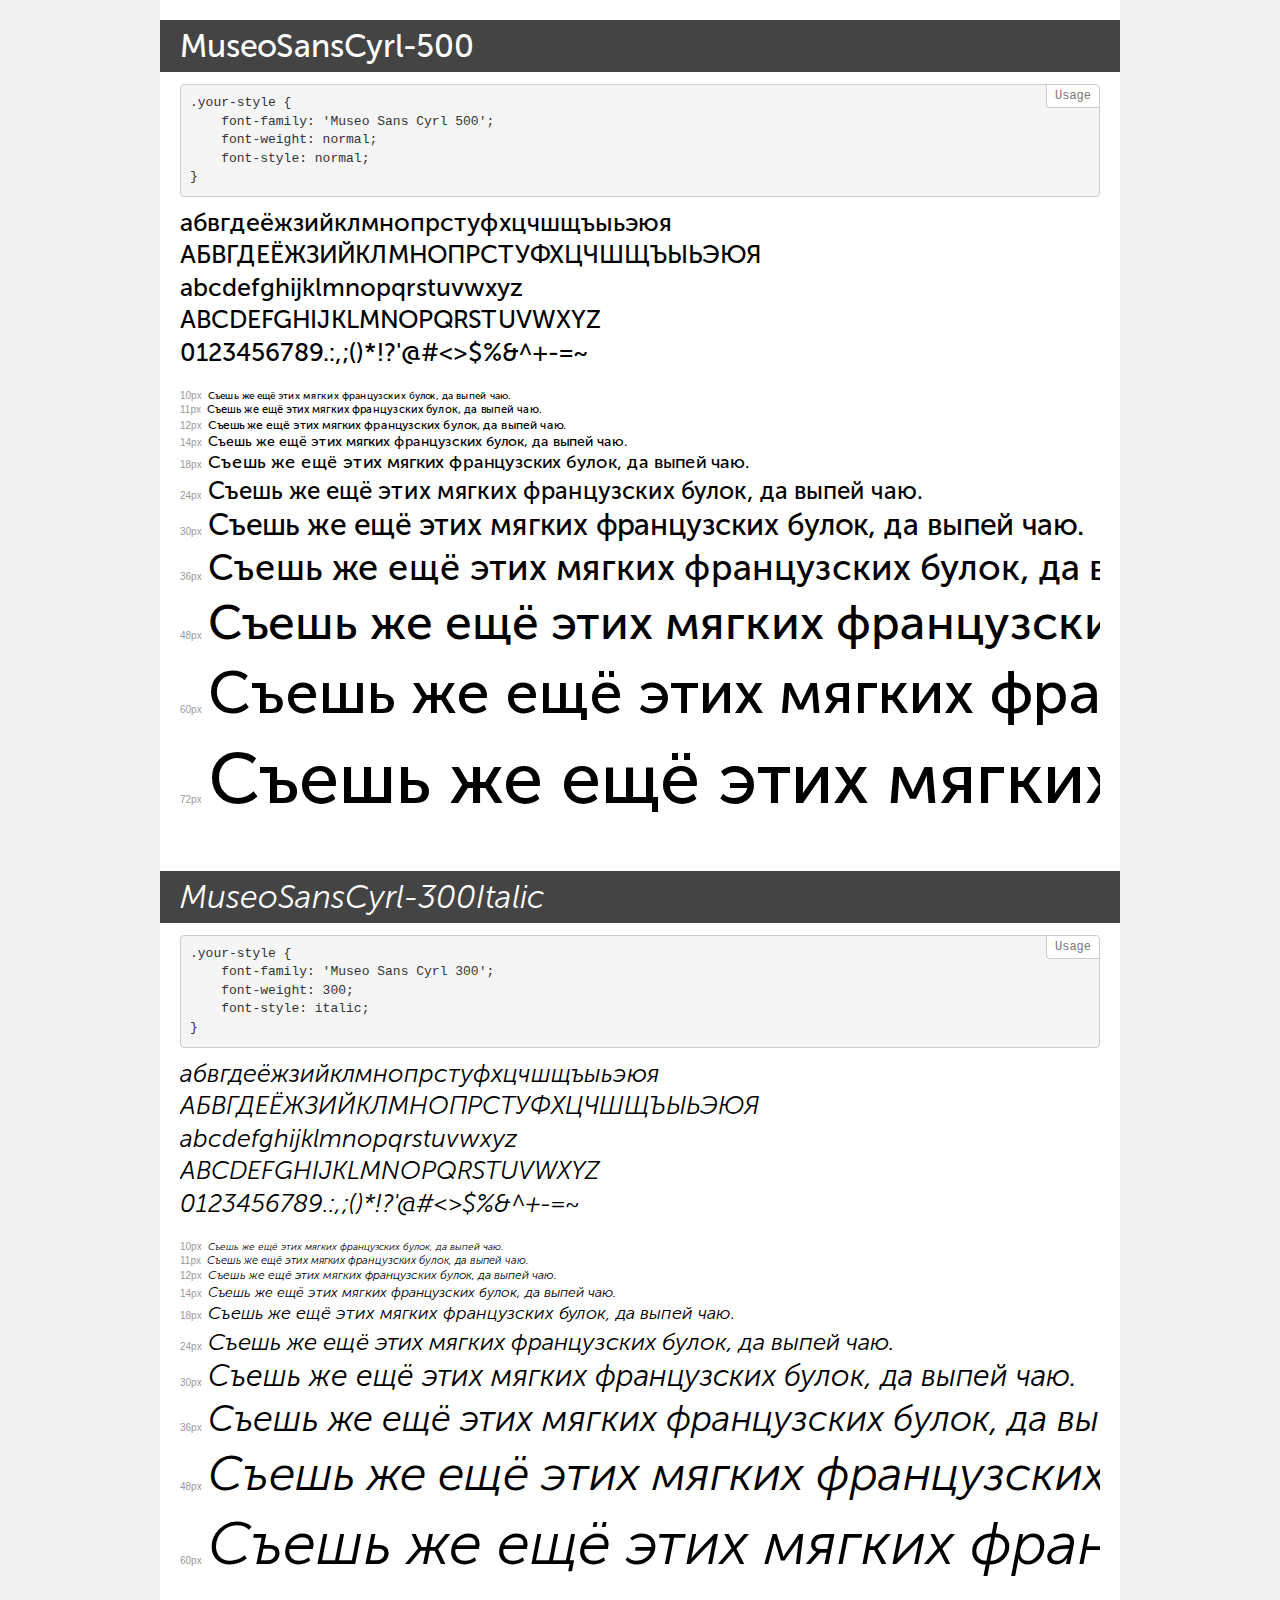
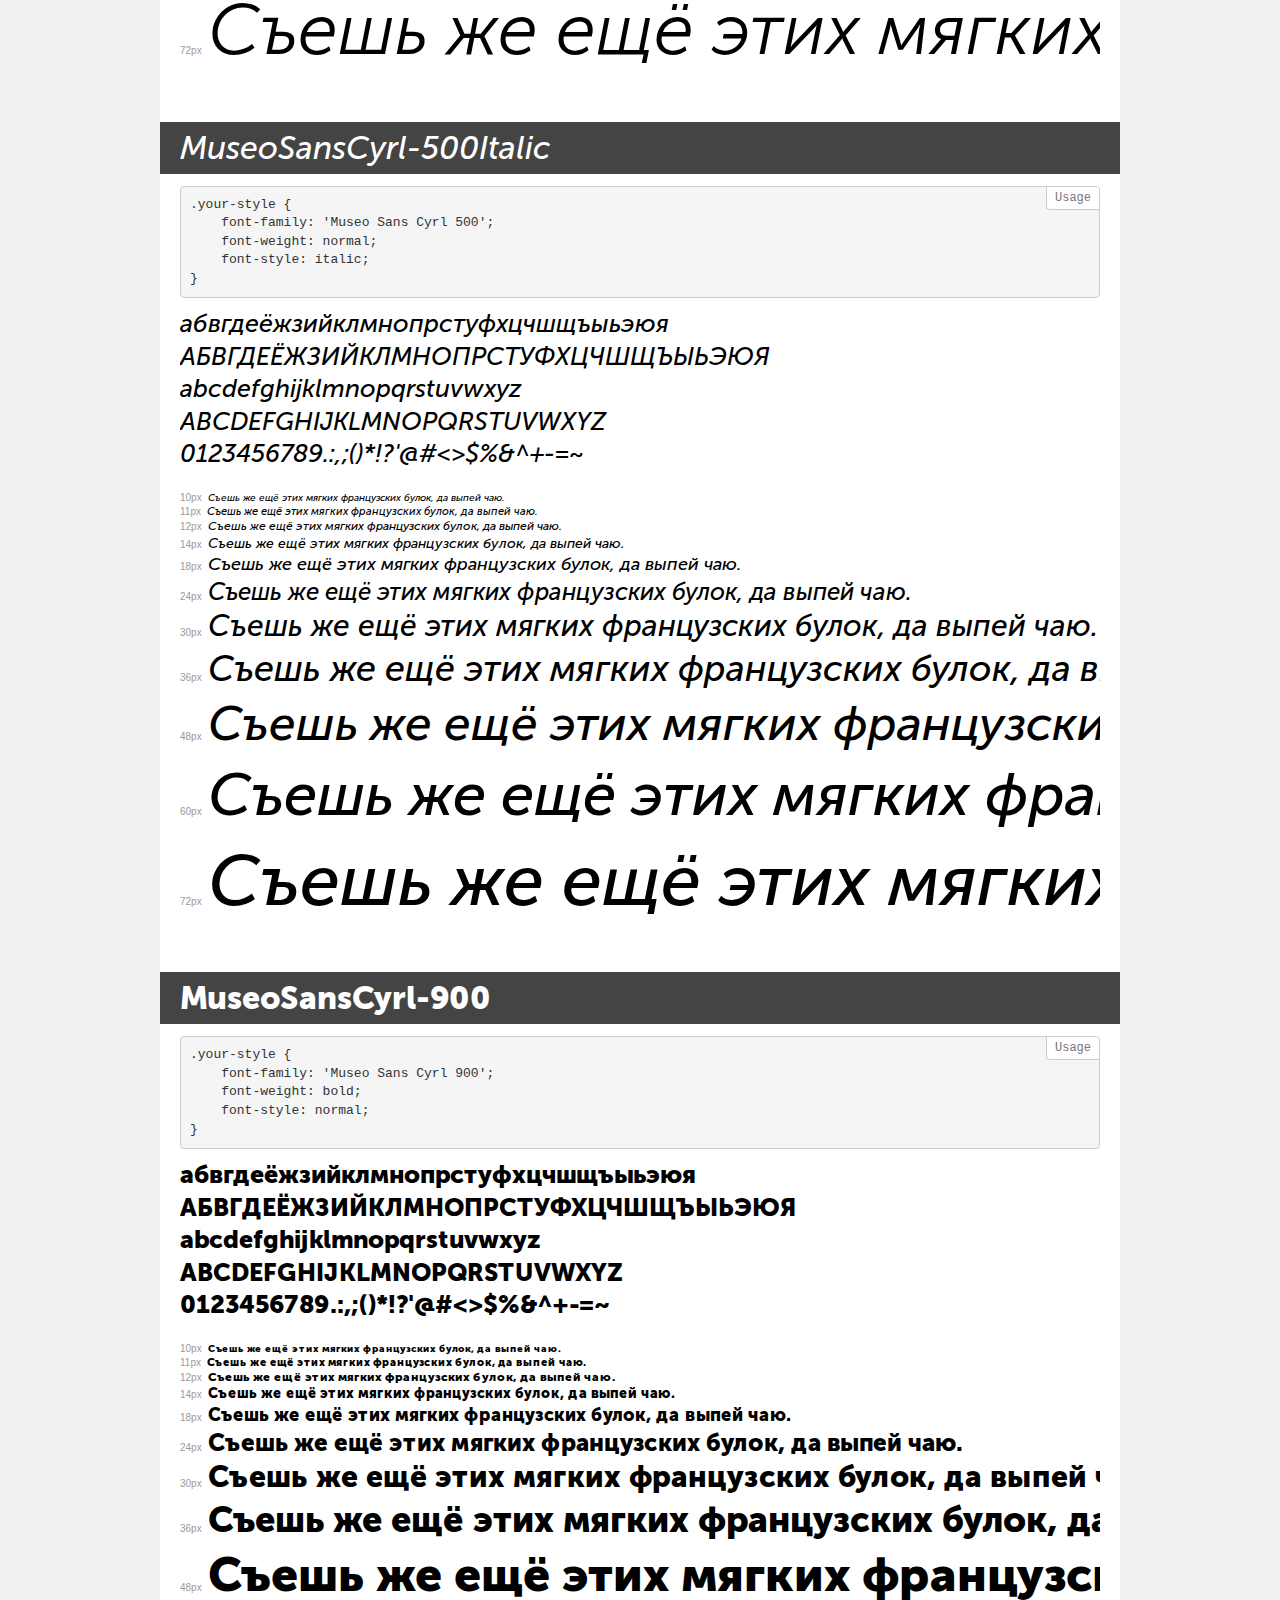
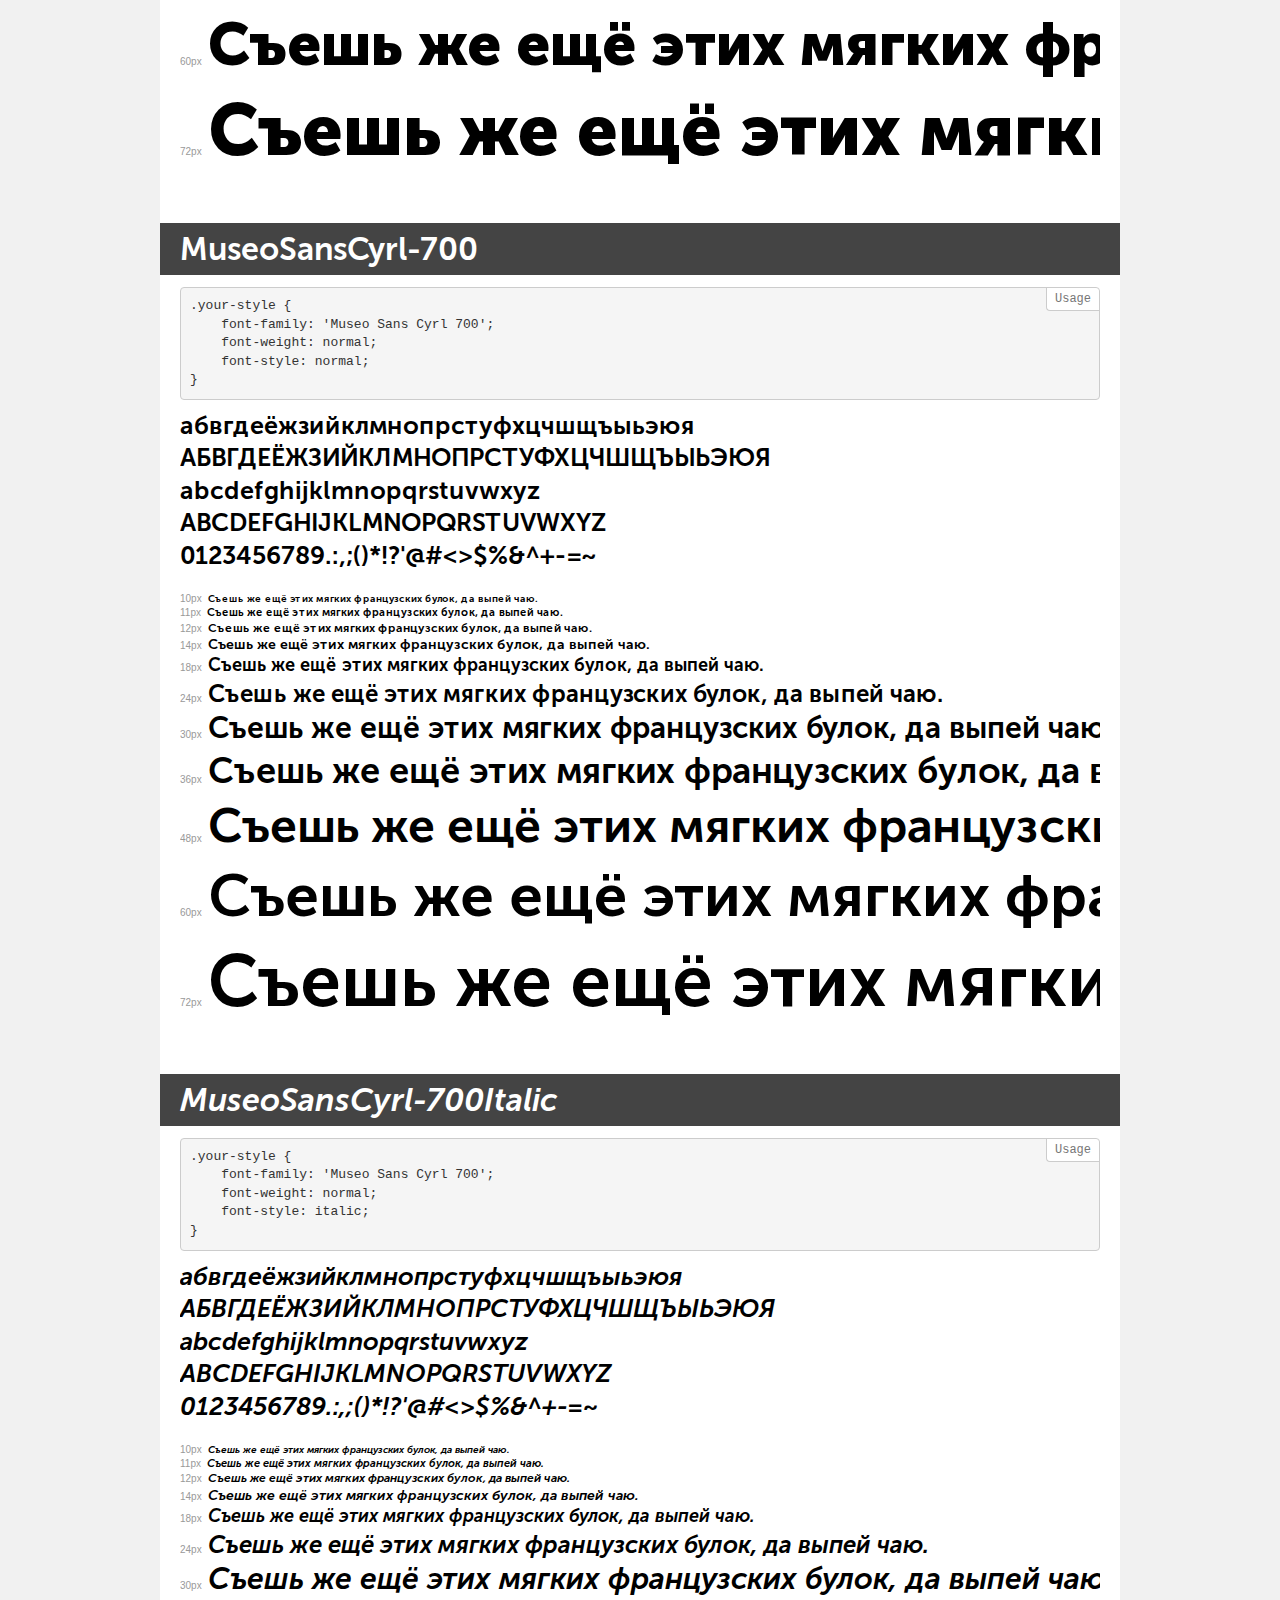
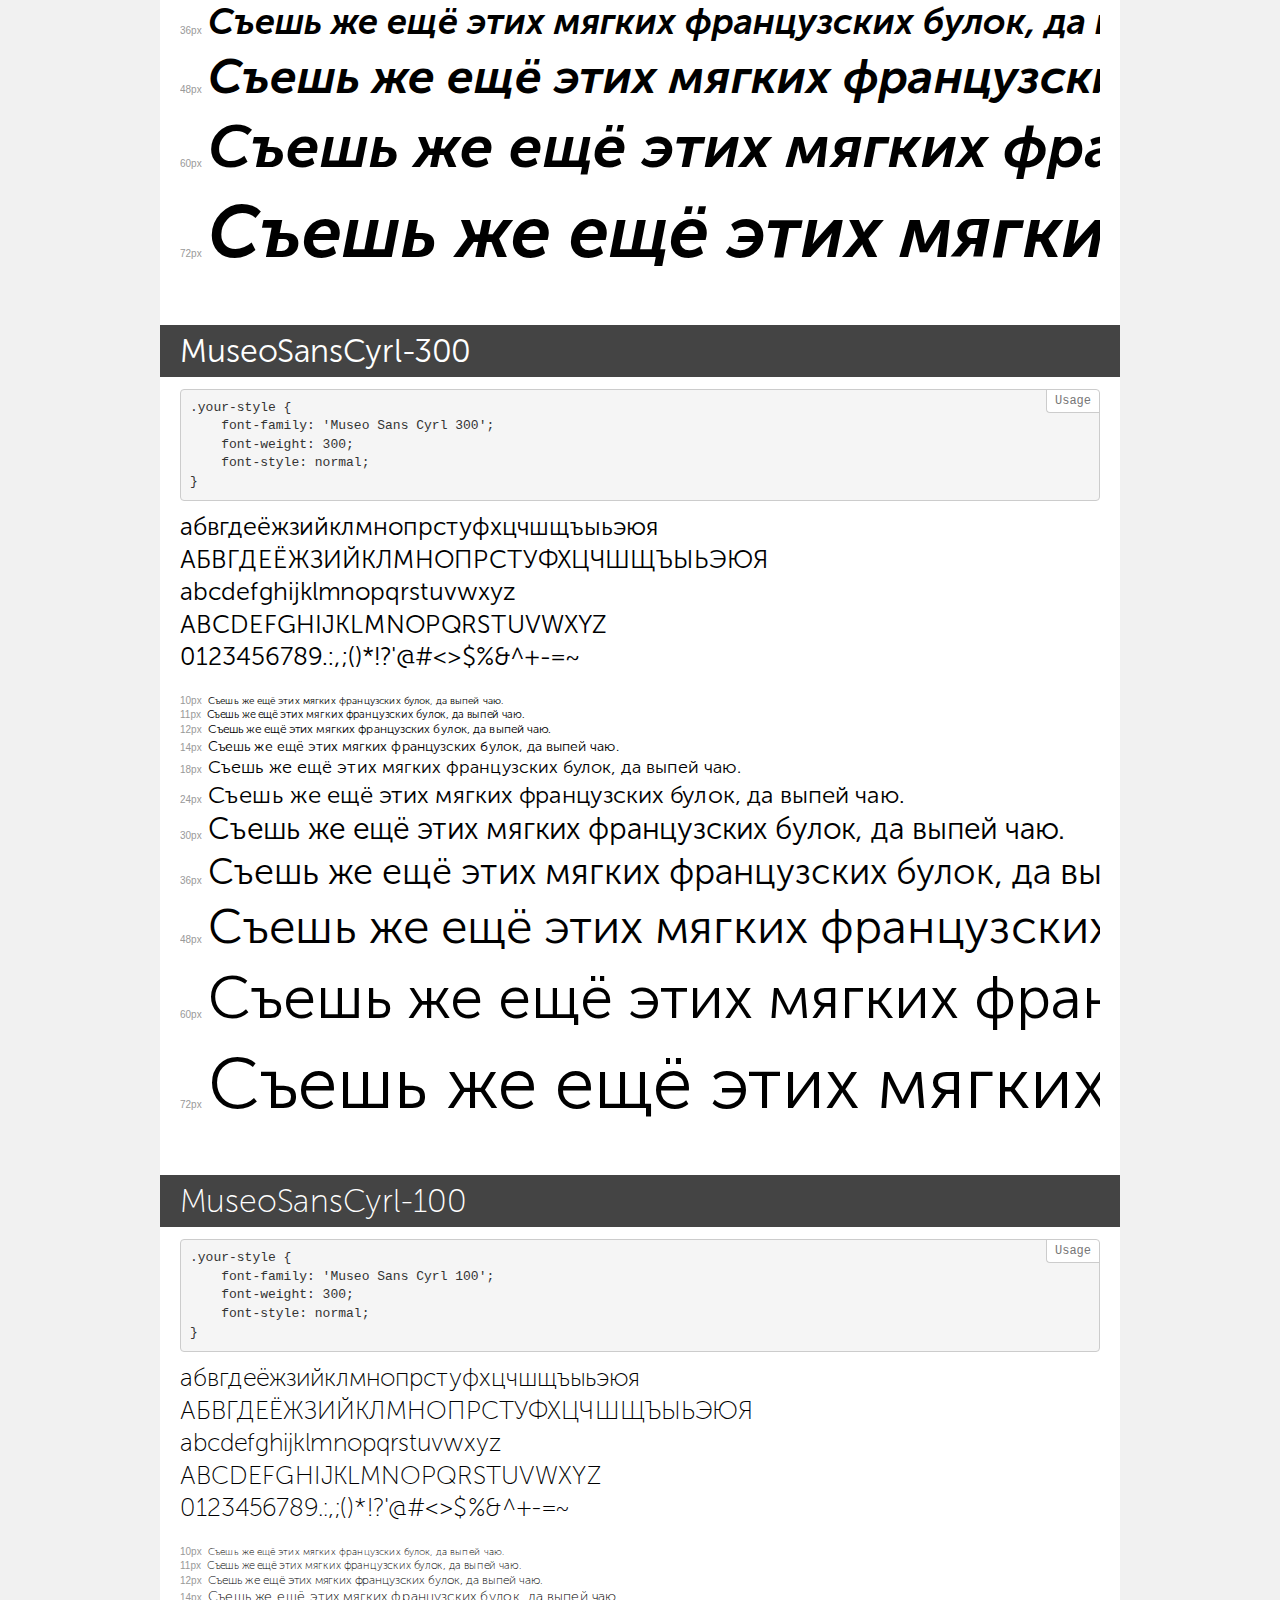
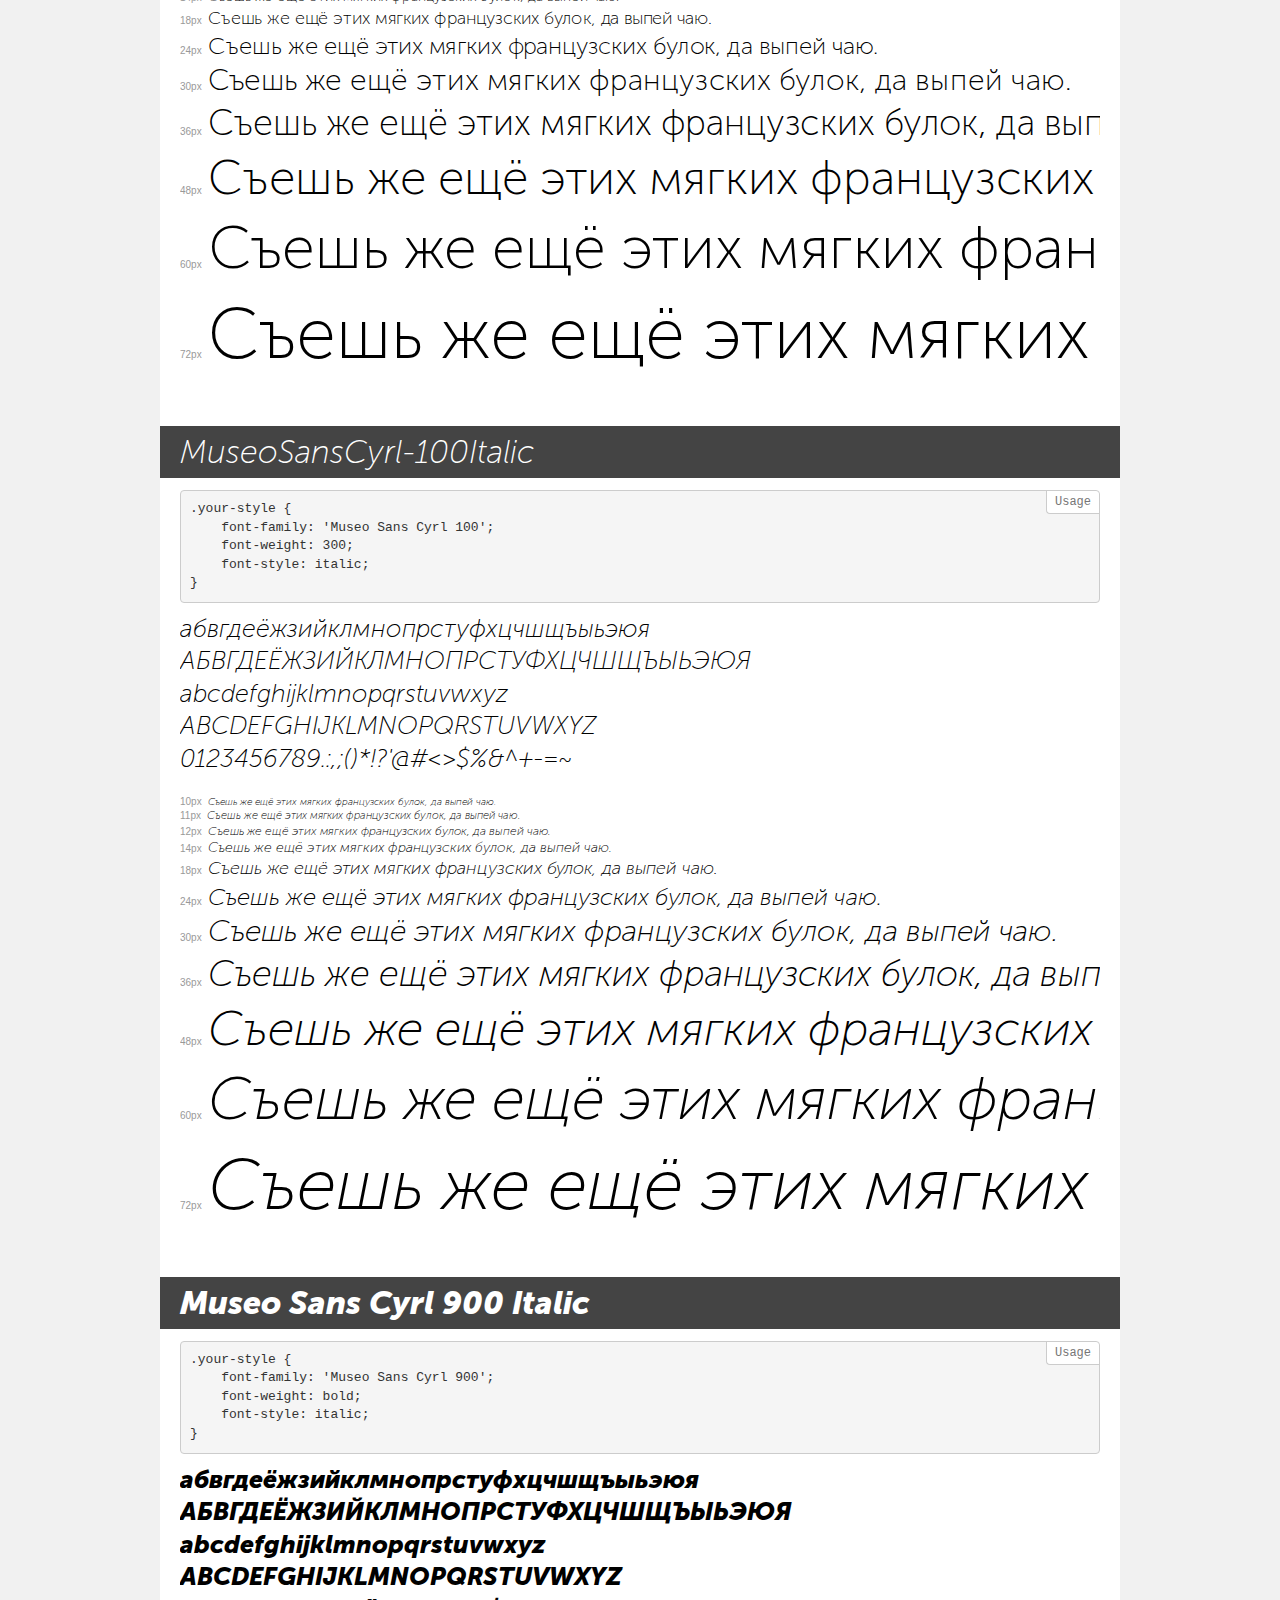
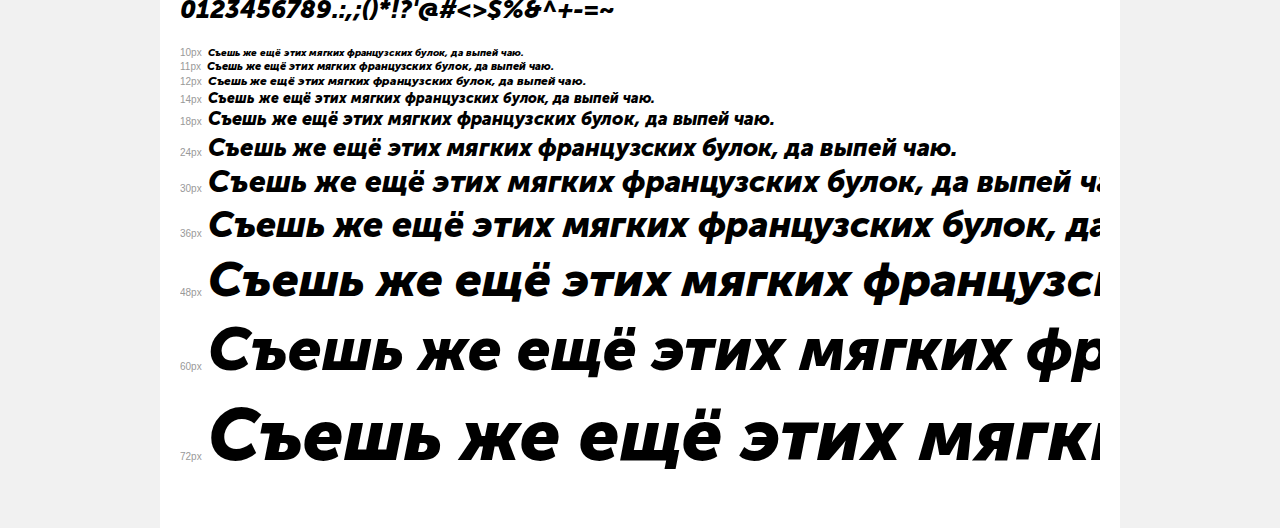
<file: contr/MuseoSans/demo.html>
<!DOCTYPE html>
<html>
<head>
	<meta charset="utf-8">
	<meta http-equiv="X-UA-Compatible" content="IE=edge">
	<meta name="viewport" content="width=device-width, initial-scale=1">
	<meta name="robots" content="noindex, noarchive">
	<title>Transfonter demo</title>
	<link href="stylesheet.css" rel="stylesheet">
	<style>
		/*
		http://meyerweb.com/eric/tools/css/reset/
		v2.0 | 20110126
		License: none (public domain)
		*/
		html, body, div, span, applet, object, iframe,
		h1, h2, h3, h4, h5, h6, p, blockquote, pre,
		a, abbr, acronym, address, big, cite, code,
		del, dfn, em, img, ins, kbd, q, s, samp,
		small, strike, strong, sub, sup, tt, var,
		b, u, i, center,
		dl, dt, dd, ol, ul, li,
		fieldset, form, label, legend,
		table, caption, tbody, tfoot, thead, tr, th, td,
		article, aside, canvas, details, embed,
		figure, figcaption, footer, header, hgroup,
		menu, nav, output, ruby, section, summary,
		time, mark, audio, video {
			margin: 0;
			padding: 0;
			border: 0;
			font-size: 100%;
			font: inherit;
			vertical-align: baseline;
		}
		/* HTML5 display-role reset for older browsers */
		article, aside, details, figcaption, figure,
		footer, header, hgroup, menu, nav, section {
			display: block;
		}
		body {
			line-height: 1;
		}
		ol, ul {
			list-style: none;
		}
		blockquote, q {
			quotes: none;
		}
		blockquote:before, blockquote:after,
		q:before, q:after {
			content: '';
			content: none;
		}
		table {
			border-collapse: collapse;
			border-spacing: 0;
		}
		/* common styles */
		body {
			background: #f1f1f1;
			color: #000;
		}
		.page {
			background: #fff;
			width: 920px;
			margin: 0 auto;
			padding: 20px 20px 0 20px;
			overflow: hidden;
		}
		.font-container {
			overflow-x: auto;
			overflow-y: hidden;
			margin-bottom: 40px;
			line-height: 1.3;
			white-space: nowrap;
			padding-bottom: 5px;
		}
		h1 {
			position: relative;
			background: #444;
			font-size: 32px;
			color: #fff;
			padding: 10px 20px;
			margin: 0 -20px 12px -20px;
		}
		.letters {
			font-size: 25px;
			margin-bottom: 20px;
		}
		.s10:before {
			content: '10px';
		}
		.s11:before {
			content: '11px';
		}
		.s12:before {
			content: '12px';
		}
		.s14:before {
			content: '14px';
		}
		.s18:before {
			content: '18px';
		}
		.s24:before {
			content: '24px';
		}
		.s30:before {
			content: '30px';
		}
		.s36:before {
			content: '36px';
		}
		.s48:before {
			content: '48px';
		}
		.s60:before {
			content: '60px';
		}
		.s72:before {
			content: '72px';
		}
		.s10:before, .s11:before, .s12:before, .s14:before,
		.s18:before, .s24:before, .s30:before, .s36:before,
		.s48:before, .s60:before, .s72:before {
			font-family: Arial, sans-serif;
			font-size: 10px;
			font-weight: normal;
			font-style: normal;
			color: #999;
			padding-right: 6px;
		}
		pre {
			display: block;
			position: relative;
			padding: 9px;
			margin: 0 0 10px;
			font-family: Monaco, Menlo, Consolas, "Courier New", monospace !important;
			font-size: 13px;
			line-height: 1.428571429;
			color: #333;
			font-weight: normal !important;
			font-style: normal !important;
			background-color: #f5f5f5;
			border: 1px solid #ccc;
			overflow-x: auto;
			border-radius: 4px;
		}
		pre:after {
			display: block;
			position: absolute;
			right: 0;
			top: 0;
			content: 'Usage';
			line-height: 1;
			padding: 5px 8px;
			font-size: 12px;
			color: #767676;
			background-color: #fff;
			border: 1px solid #ccc;
			border-right: none;
			border-top: none;
			border-radius: 0 4px 0 4px;
			z-index: 10;
		}
		/* responsive */
		@media (max-width: 959px) {
			.page {
				width: auto;
				margin: 0;
			}
		}
	</style>
</head>
<body>
<div class="page">
	<div class="demo" style="font-family: 'Museo Sans Cyrl 500'; font-weight: normal; font-style: normal;">
		<h1>MuseoSansCyrl-500</h1>
		<pre>.your-style {
    font-family: 'Museo Sans Cyrl 500';
    font-weight: normal;
    font-style: normal;
}</pre>
		<div class="font-container">
			<p class="letters">
				абвгдеёжзийклмнопрстуфхцчшщъыьэюя <br />
				АБВГДЕЁЖЗИЙКЛМНОПРСТУФХЦЧШЩЪЫЬЭЮЯ <br />
				abcdefghijklmnopqrstuvwxyz <br />
				ABCDEFGHIJKLMNOPQRSTUVWXYZ <br />				0123456789.:,;()*!?'@#<>$%&^+-=~
			</p>
			<p class="s10" style="font-size: 10px;">Съешь же ещё этих мягких французских булок, да выпей чаю.</p>
			<p class="s11" style="font-size: 11px;">Съешь же ещё этих мягких французских булок, да выпей чаю.</p>
			<p class="s12" style="font-size: 12px;">Съешь же ещё этих мягких французских булок, да выпей чаю.</p>
			<p class="s14" style="font-size: 14px;">Съешь же ещё этих мягких французских булок, да выпей чаю.</p>
			<p class="s18" style="font-size: 18px;">Съешь же ещё этих мягких французских булок, да выпей чаю.</p>
			<p class="s24" style="font-size: 24px;">Съешь же ещё этих мягких французских булок, да выпей чаю.</p>
			<p class="s30" style="font-size: 30px;">Съешь же ещё этих мягких французских булок, да выпей чаю.</p>
			<p class="s36" style="font-size: 36px;">Съешь же ещё этих мягких французских булок, да выпей чаю.</p>
			<p class="s48" style="font-size: 48px;">Съешь же ещё этих мягких французских булок, да выпей чаю.</p>
			<p class="s60" style="font-size: 60px;">Съешь же ещё этих мягких французских булок, да выпей чаю.</p>
			<p class="s72" style="font-size: 72px;">Съешь же ещё этих мягких французских булок, да выпей чаю.</p>
		</div>
	</div>
	<div class="demo" style="font-family: 'Museo Sans Cyrl 300'; font-weight: 300; font-style: italic;">
		<h1>MuseoSansCyrl-300Italic</h1>
		<pre>.your-style {
    font-family: 'Museo Sans Cyrl 300';
    font-weight: 300;
    font-style: italic;
}</pre>
		<div class="font-container">
			<p class="letters">
				абвгдеёжзийклмнопрстуфхцчшщъыьэюя <br />
				АБВГДЕЁЖЗИЙКЛМНОПРСТУФХЦЧШЩЪЫЬЭЮЯ <br />
				abcdefghijklmnopqrstuvwxyz <br />
				ABCDEFGHIJKLMNOPQRSTUVWXYZ <br />				0123456789.:,;()*!?'@#<>$%&^+-=~
			</p>
			<p class="s10" style="font-size: 10px;">Съешь же ещё этих мягких французских булок, да выпей чаю.</p>
			<p class="s11" style="font-size: 11px;">Съешь же ещё этих мягких французских булок, да выпей чаю.</p>
			<p class="s12" style="font-size: 12px;">Съешь же ещё этих мягких французских булок, да выпей чаю.</p>
			<p class="s14" style="font-size: 14px;">Съешь же ещё этих мягких французских булок, да выпей чаю.</p>
			<p class="s18" style="font-size: 18px;">Съешь же ещё этих мягких французских булок, да выпей чаю.</p>
			<p class="s24" style="font-size: 24px;">Съешь же ещё этих мягких французских булок, да выпей чаю.</p>
			<p class="s30" style="font-size: 30px;">Съешь же ещё этих мягких французских булок, да выпей чаю.</p>
			<p class="s36" style="font-size: 36px;">Съешь же ещё этих мягких французских булок, да выпей чаю.</p>
			<p class="s48" style="font-size: 48px;">Съешь же ещё этих мягких французских булок, да выпей чаю.</p>
			<p class="s60" style="font-size: 60px;">Съешь же ещё этих мягких французских булок, да выпей чаю.</p>
			<p class="s72" style="font-size: 72px;">Съешь же ещё этих мягких французских булок, да выпей чаю.</p>
		</div>
	</div>
	<div class="demo" style="font-family: 'Museo Sans Cyrl 500'; font-weight: normal; font-style: italic;">
		<h1>MuseoSansCyrl-500Italic</h1>
		<pre>.your-style {
    font-family: 'Museo Sans Cyrl 500';
    font-weight: normal;
    font-style: italic;
}</pre>
		<div class="font-container">
			<p class="letters">
				абвгдеёжзийклмнопрстуфхцчшщъыьэюя <br />
				АБВГДЕЁЖЗИЙКЛМНОПРСТУФХЦЧШЩЪЫЬЭЮЯ <br />
				abcdefghijklmnopqrstuvwxyz <br />
				ABCDEFGHIJKLMNOPQRSTUVWXYZ <br />				0123456789.:,;()*!?'@#<>$%&^+-=~
			</p>
			<p class="s10" style="font-size: 10px;">Съешь же ещё этих мягких французских булок, да выпей чаю.</p>
			<p class="s11" style="font-size: 11px;">Съешь же ещё этих мягких французских булок, да выпей чаю.</p>
			<p class="s12" style="font-size: 12px;">Съешь же ещё этих мягких французских булок, да выпей чаю.</p>
			<p class="s14" style="font-size: 14px;">Съешь же ещё этих мягких французских булок, да выпей чаю.</p>
			<p class="s18" style="font-size: 18px;">Съешь же ещё этих мягких французских булок, да выпей чаю.</p>
			<p class="s24" style="font-size: 24px;">Съешь же ещё этих мягких французских булок, да выпей чаю.</p>
			<p class="s30" style="font-size: 30px;">Съешь же ещё этих мягких французских булок, да выпей чаю.</p>
			<p class="s36" style="font-size: 36px;">Съешь же ещё этих мягких французских булок, да выпей чаю.</p>
			<p class="s48" style="font-size: 48px;">Съешь же ещё этих мягких французских булок, да выпей чаю.</p>
			<p class="s60" style="font-size: 60px;">Съешь же ещё этих мягких французских булок, да выпей чаю.</p>
			<p class="s72" style="font-size: 72px;">Съешь же ещё этих мягких французских булок, да выпей чаю.</p>
		</div>
	</div>
	<div class="demo" style="font-family: 'Museo Sans Cyrl 900'; font-weight: bold; font-style: normal;">
		<h1>MuseoSansCyrl-900</h1>
		<pre>.your-style {
    font-family: 'Museo Sans Cyrl 900';
    font-weight: bold;
    font-style: normal;
}</pre>
		<div class="font-container">
			<p class="letters">
				абвгдеёжзийклмнопрстуфхцчшщъыьэюя <br />
				АБВГДЕЁЖЗИЙКЛМНОПРСТУФХЦЧШЩЪЫЬЭЮЯ <br />
				abcdefghijklmnopqrstuvwxyz <br />
				ABCDEFGHIJKLMNOPQRSTUVWXYZ <br />				0123456789.:,;()*!?'@#<>$%&^+-=~
			</p>
			<p class="s10" style="font-size: 10px;">Съешь же ещё этих мягких французских булок, да выпей чаю.</p>
			<p class="s11" style="font-size: 11px;">Съешь же ещё этих мягких французских булок, да выпей чаю.</p>
			<p class="s12" style="font-size: 12px;">Съешь же ещё этих мягких французских булок, да выпей чаю.</p>
			<p class="s14" style="font-size: 14px;">Съешь же ещё этих мягких французских булок, да выпей чаю.</p>
			<p class="s18" style="font-size: 18px;">Съешь же ещё этих мягких французских булок, да выпей чаю.</p>
			<p class="s24" style="font-size: 24px;">Съешь же ещё этих мягких французских булок, да выпей чаю.</p>
			<p class="s30" style="font-size: 30px;">Съешь же ещё этих мягких французских булок, да выпей чаю.</p>
			<p class="s36" style="font-size: 36px;">Съешь же ещё этих мягких французских булок, да выпей чаю.</p>
			<p class="s48" style="font-size: 48px;">Съешь же ещё этих мягких французских булок, да выпей чаю.</p>
			<p class="s60" style="font-size: 60px;">Съешь же ещё этих мягких французских булок, да выпей чаю.</p>
			<p class="s72" style="font-size: 72px;">Съешь же ещё этих мягких французских булок, да выпей чаю.</p>
		</div>
	</div>
	<div class="demo" style="font-family: 'Museo Sans Cyrl 700'; font-weight: normal; font-style: normal;">
		<h1>MuseoSansCyrl-700</h1>
		<pre>.your-style {
    font-family: 'Museo Sans Cyrl 700';
    font-weight: normal;
    font-style: normal;
}</pre>
		<div class="font-container">
			<p class="letters">
				абвгдеёжзийклмнопрстуфхцчшщъыьэюя <br />
				АБВГДЕЁЖЗИЙКЛМНОПРСТУФХЦЧШЩЪЫЬЭЮЯ <br />
				abcdefghijklmnopqrstuvwxyz <br />
				ABCDEFGHIJKLMNOPQRSTUVWXYZ <br />				0123456789.:,;()*!?'@#<>$%&^+-=~
			</p>
			<p class="s10" style="font-size: 10px;">Съешь же ещё этих мягких французских булок, да выпей чаю.</p>
			<p class="s11" style="font-size: 11px;">Съешь же ещё этих мягких французских булок, да выпей чаю.</p>
			<p class="s12" style="font-size: 12px;">Съешь же ещё этих мягких французских булок, да выпей чаю.</p>
			<p class="s14" style="font-size: 14px;">Съешь же ещё этих мягких французских булок, да выпей чаю.</p>
			<p class="s18" style="font-size: 18px;">Съешь же ещё этих мягких французских булок, да выпей чаю.</p>
			<p class="s24" style="font-size: 24px;">Съешь же ещё этих мягких французских булок, да выпей чаю.</p>
			<p class="s30" style="font-size: 30px;">Съешь же ещё этих мягких французских булок, да выпей чаю.</p>
			<p class="s36" style="font-size: 36px;">Съешь же ещё этих мягких французских булок, да выпей чаю.</p>
			<p class="s48" style="font-size: 48px;">Съешь же ещё этих мягких французских булок, да выпей чаю.</p>
			<p class="s60" style="font-size: 60px;">Съешь же ещё этих мягких французских булок, да выпей чаю.</p>
			<p class="s72" style="font-size: 72px;">Съешь же ещё этих мягких французских булок, да выпей чаю.</p>
		</div>
	</div>
	<div class="demo" style="font-family: 'Museo Sans Cyrl 700'; font-weight: normal; font-style: italic;">
		<h1>MuseoSansCyrl-700Italic</h1>
		<pre>.your-style {
    font-family: 'Museo Sans Cyrl 700';
    font-weight: normal;
    font-style: italic;
}</pre>
		<div class="font-container">
			<p class="letters">
				абвгдеёжзийклмнопрстуфхцчшщъыьэюя <br />
				АБВГДЕЁЖЗИЙКЛМНОПРСТУФХЦЧШЩЪЫЬЭЮЯ <br />
				abcdefghijklmnopqrstuvwxyz <br />
				ABCDEFGHIJKLMNOPQRSTUVWXYZ <br />				0123456789.:,;()*!?'@#<>$%&^+-=~
			</p>
			<p class="s10" style="font-size: 10px;">Съешь же ещё этих мягких французских булок, да выпей чаю.</p>
			<p class="s11" style="font-size: 11px;">Съешь же ещё этих мягких французских булок, да выпей чаю.</p>
			<p class="s12" style="font-size: 12px;">Съешь же ещё этих мягких французских булок, да выпей чаю.</p>
			<p class="s14" style="font-size: 14px;">Съешь же ещё этих мягких французских булок, да выпей чаю.</p>
			<p class="s18" style="font-size: 18px;">Съешь же ещё этих мягких французских булок, да выпей чаю.</p>
			<p class="s24" style="font-size: 24px;">Съешь же ещё этих мягких французских булок, да выпей чаю.</p>
			<p class="s30" style="font-size: 30px;">Съешь же ещё этих мягких французских булок, да выпей чаю.</p>
			<p class="s36" style="font-size: 36px;">Съешь же ещё этих мягких французских булок, да выпей чаю.</p>
			<p class="s48" style="font-size: 48px;">Съешь же ещё этих мягких французских булок, да выпей чаю.</p>
			<p class="s60" style="font-size: 60px;">Съешь же ещё этих мягких французских булок, да выпей чаю.</p>
			<p class="s72" style="font-size: 72px;">Съешь же ещё этих мягких французских булок, да выпей чаю.</p>
		</div>
	</div>
	<div class="demo" style="font-family: 'Museo Sans Cyrl 300'; font-weight: 300; font-style: normal;">
		<h1>MuseoSansCyrl-300</h1>
		<pre>.your-style {
    font-family: 'Museo Sans Cyrl 300';
    font-weight: 300;
    font-style: normal;
}</pre>
		<div class="font-container">
			<p class="letters">
				абвгдеёжзийклмнопрстуфхцчшщъыьэюя <br />
				АБВГДЕЁЖЗИЙКЛМНОПРСТУФХЦЧШЩЪЫЬЭЮЯ <br />
				abcdefghijklmnopqrstuvwxyz <br />
				ABCDEFGHIJKLMNOPQRSTUVWXYZ <br />				0123456789.:,;()*!?'@#<>$%&^+-=~
			</p>
			<p class="s10" style="font-size: 10px;">Съешь же ещё этих мягких французских булок, да выпей чаю.</p>
			<p class="s11" style="font-size: 11px;">Съешь же ещё этих мягких французских булок, да выпей чаю.</p>
			<p class="s12" style="font-size: 12px;">Съешь же ещё этих мягких французских булок, да выпей чаю.</p>
			<p class="s14" style="font-size: 14px;">Съешь же ещё этих мягких французских булок, да выпей чаю.</p>
			<p class="s18" style="font-size: 18px;">Съешь же ещё этих мягких французских булок, да выпей чаю.</p>
			<p class="s24" style="font-size: 24px;">Съешь же ещё этих мягких французских булок, да выпей чаю.</p>
			<p class="s30" style="font-size: 30px;">Съешь же ещё этих мягких французских булок, да выпей чаю.</p>
			<p class="s36" style="font-size: 36px;">Съешь же ещё этих мягких французских булок, да выпей чаю.</p>
			<p class="s48" style="font-size: 48px;">Съешь же ещё этих мягких французских булок, да выпей чаю.</p>
			<p class="s60" style="font-size: 60px;">Съешь же ещё этих мягких французских булок, да выпей чаю.</p>
			<p class="s72" style="font-size: 72px;">Съешь же ещё этих мягких французских булок, да выпей чаю.</p>
		</div>
	</div>
	<div class="demo" style="font-family: 'Museo Sans Cyrl 100'; font-weight: 300; font-style: normal;">
		<h1>MuseoSansCyrl-100</h1>
		<pre>.your-style {
    font-family: 'Museo Sans Cyrl 100';
    font-weight: 300;
    font-style: normal;
}</pre>
		<div class="font-container">
			<p class="letters">
				абвгдеёжзийклмнопрстуфхцчшщъыьэюя <br />
				АБВГДЕЁЖЗИЙКЛМНОПРСТУФХЦЧШЩЪЫЬЭЮЯ <br />
				abcdefghijklmnopqrstuvwxyz <br />
				ABCDEFGHIJKLMNOPQRSTUVWXYZ <br />				0123456789.:,;()*!?'@#<>$%&^+-=~
			</p>
			<p class="s10" style="font-size: 10px;">Съешь же ещё этих мягких французских булок, да выпей чаю.</p>
			<p class="s11" style="font-size: 11px;">Съешь же ещё этих мягких французских булок, да выпей чаю.</p>
			<p class="s12" style="font-size: 12px;">Съешь же ещё этих мягких французских булок, да выпей чаю.</p>
			<p class="s14" style="font-size: 14px;">Съешь же ещё этих мягких французских булок, да выпей чаю.</p>
			<p class="s18" style="font-size: 18px;">Съешь же ещё этих мягких французских булок, да выпей чаю.</p>
			<p class="s24" style="font-size: 24px;">Съешь же ещё этих мягких французских булок, да выпей чаю.</p>
			<p class="s30" style="font-size: 30px;">Съешь же ещё этих мягких французских булок, да выпей чаю.</p>
			<p class="s36" style="font-size: 36px;">Съешь же ещё этих мягких французских булок, да выпей чаю.</p>
			<p class="s48" style="font-size: 48px;">Съешь же ещё этих мягких французских булок, да выпей чаю.</p>
			<p class="s60" style="font-size: 60px;">Съешь же ещё этих мягких французских булок, да выпей чаю.</p>
			<p class="s72" style="font-size: 72px;">Съешь же ещё этих мягких французских булок, да выпей чаю.</p>
		</div>
	</div>
	<div class="demo" style="font-family: 'Museo Sans Cyrl 100'; font-weight: 300; font-style: italic;">
		<h1>MuseoSansCyrl-100Italic</h1>
		<pre>.your-style {
    font-family: 'Museo Sans Cyrl 100';
    font-weight: 300;
    font-style: italic;
}</pre>
		<div class="font-container">
			<p class="letters">
				абвгдеёжзийклмнопрстуфхцчшщъыьэюя <br />
				АБВГДЕЁЖЗИЙКЛМНОПРСТУФХЦЧШЩЪЫЬЭЮЯ <br />
				abcdefghijklmnopqrstuvwxyz <br />
				ABCDEFGHIJKLMNOPQRSTUVWXYZ <br />				0123456789.:,;()*!?'@#<>$%&^+-=~
			</p>
			<p class="s10" style="font-size: 10px;">Съешь же ещё этих мягких французских булок, да выпей чаю.</p>
			<p class="s11" style="font-size: 11px;">Съешь же ещё этих мягких французских булок, да выпей чаю.</p>
			<p class="s12" style="font-size: 12px;">Съешь же ещё этих мягких французских булок, да выпей чаю.</p>
			<p class="s14" style="font-size: 14px;">Съешь же ещё этих мягких французских булок, да выпей чаю.</p>
			<p class="s18" style="font-size: 18px;">Съешь же ещё этих мягких французских булок, да выпей чаю.</p>
			<p class="s24" style="font-size: 24px;">Съешь же ещё этих мягких французских булок, да выпей чаю.</p>
			<p class="s30" style="font-size: 30px;">Съешь же ещё этих мягких французских булок, да выпей чаю.</p>
			<p class="s36" style="font-size: 36px;">Съешь же ещё этих мягких французских булок, да выпей чаю.</p>
			<p class="s48" style="font-size: 48px;">Съешь же ещё этих мягких французских булок, да выпей чаю.</p>
			<p class="s60" style="font-size: 60px;">Съешь же ещё этих мягких французских булок, да выпей чаю.</p>
			<p class="s72" style="font-size: 72px;">Съешь же ещё этих мягких французских булок, да выпей чаю.</p>
		</div>
	</div>
	<div class="demo" style="font-family: 'Museo Sans Cyrl 900'; font-weight: bold; font-style: italic;">
		<h1>Museo Sans Cyrl 900 Italic</h1>
		<pre>.your-style {
    font-family: 'Museo Sans Cyrl 900';
    font-weight: bold;
    font-style: italic;
}</pre>
		<div class="font-container">
			<p class="letters">
				абвгдеёжзийклмнопрстуфхцчшщъыьэюя <br />
				АБВГДЕЁЖЗИЙКЛМНОПРСТУФХЦЧШЩЪЫЬЭЮЯ <br />
				abcdefghijklmnopqrstuvwxyz <br />
				ABCDEFGHIJKLMNOPQRSTUVWXYZ <br />				0123456789.:,;()*!?'@#<>$%&^+-=~
			</p>
			<p class="s10" style="font-size: 10px;">Съешь же ещё этих мягких французских булок, да выпей чаю.</p>
			<p class="s11" style="font-size: 11px;">Съешь же ещё этих мягких французских булок, да выпей чаю.</p>
			<p class="s12" style="font-size: 12px;">Съешь же ещё этих мягких французских булок, да выпей чаю.</p>
			<p class="s14" style="font-size: 14px;">Съешь же ещё этих мягких французских булок, да выпей чаю.</p>
			<p class="s18" style="font-size: 18px;">Съешь же ещё этих мягких французских булок, да выпей чаю.</p>
			<p class="s24" style="font-size: 24px;">Съешь же ещё этих мягких французских булок, да выпей чаю.</p>
			<p class="s30" style="font-size: 30px;">Съешь же ещё этих мягких французских булок, да выпей чаю.</p>
			<p class="s36" style="font-size: 36px;">Съешь же ещё этих мягких французских булок, да выпей чаю.</p>
			<p class="s48" style="font-size: 48px;">Съешь же ещё этих мягких французских булок, да выпей чаю.</p>
			<p class="s60" style="font-size: 60px;">Съешь же ещё этих мягких французских булок, да выпей чаю.</p>
			<p class="s72" style="font-size: 72px;">Съешь же ещё этих мягких французских булок, да выпей чаю.</p>
		</div>
	</div>
</div>
</body>
</html>
</file>
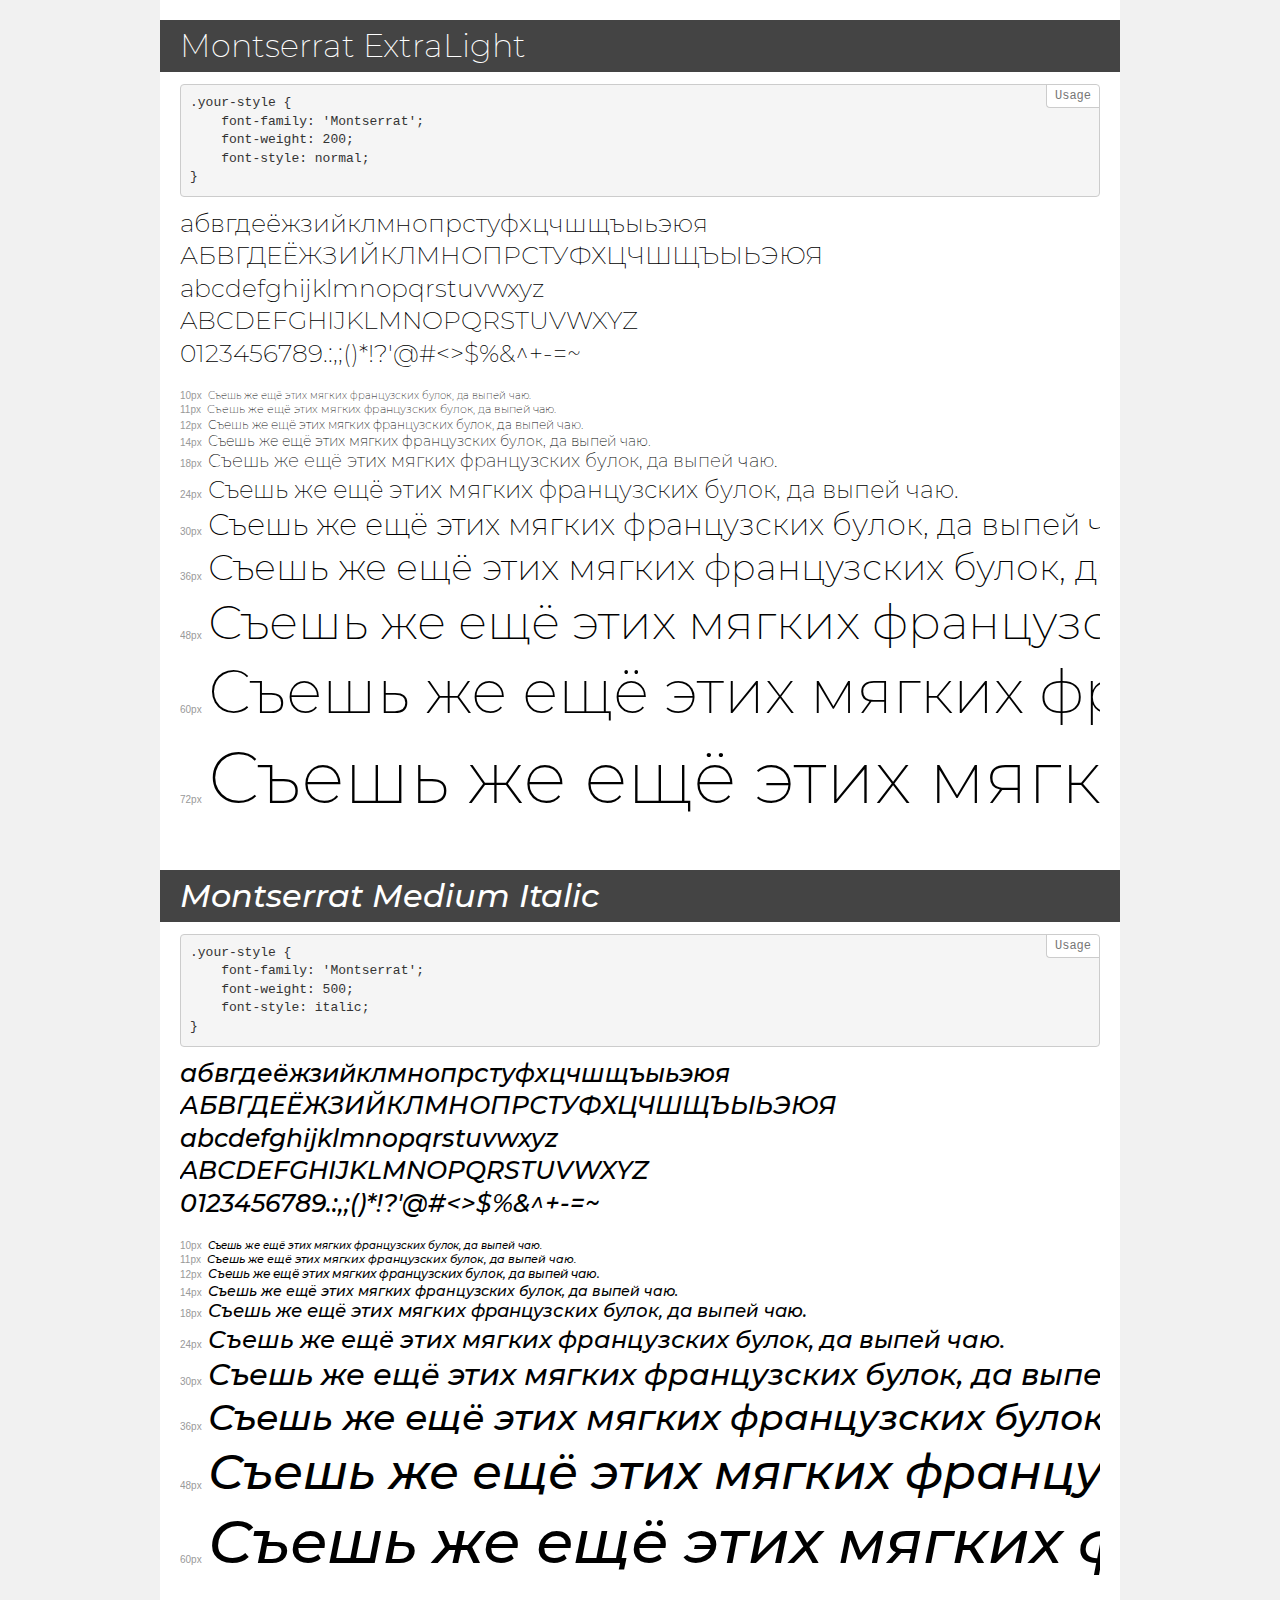
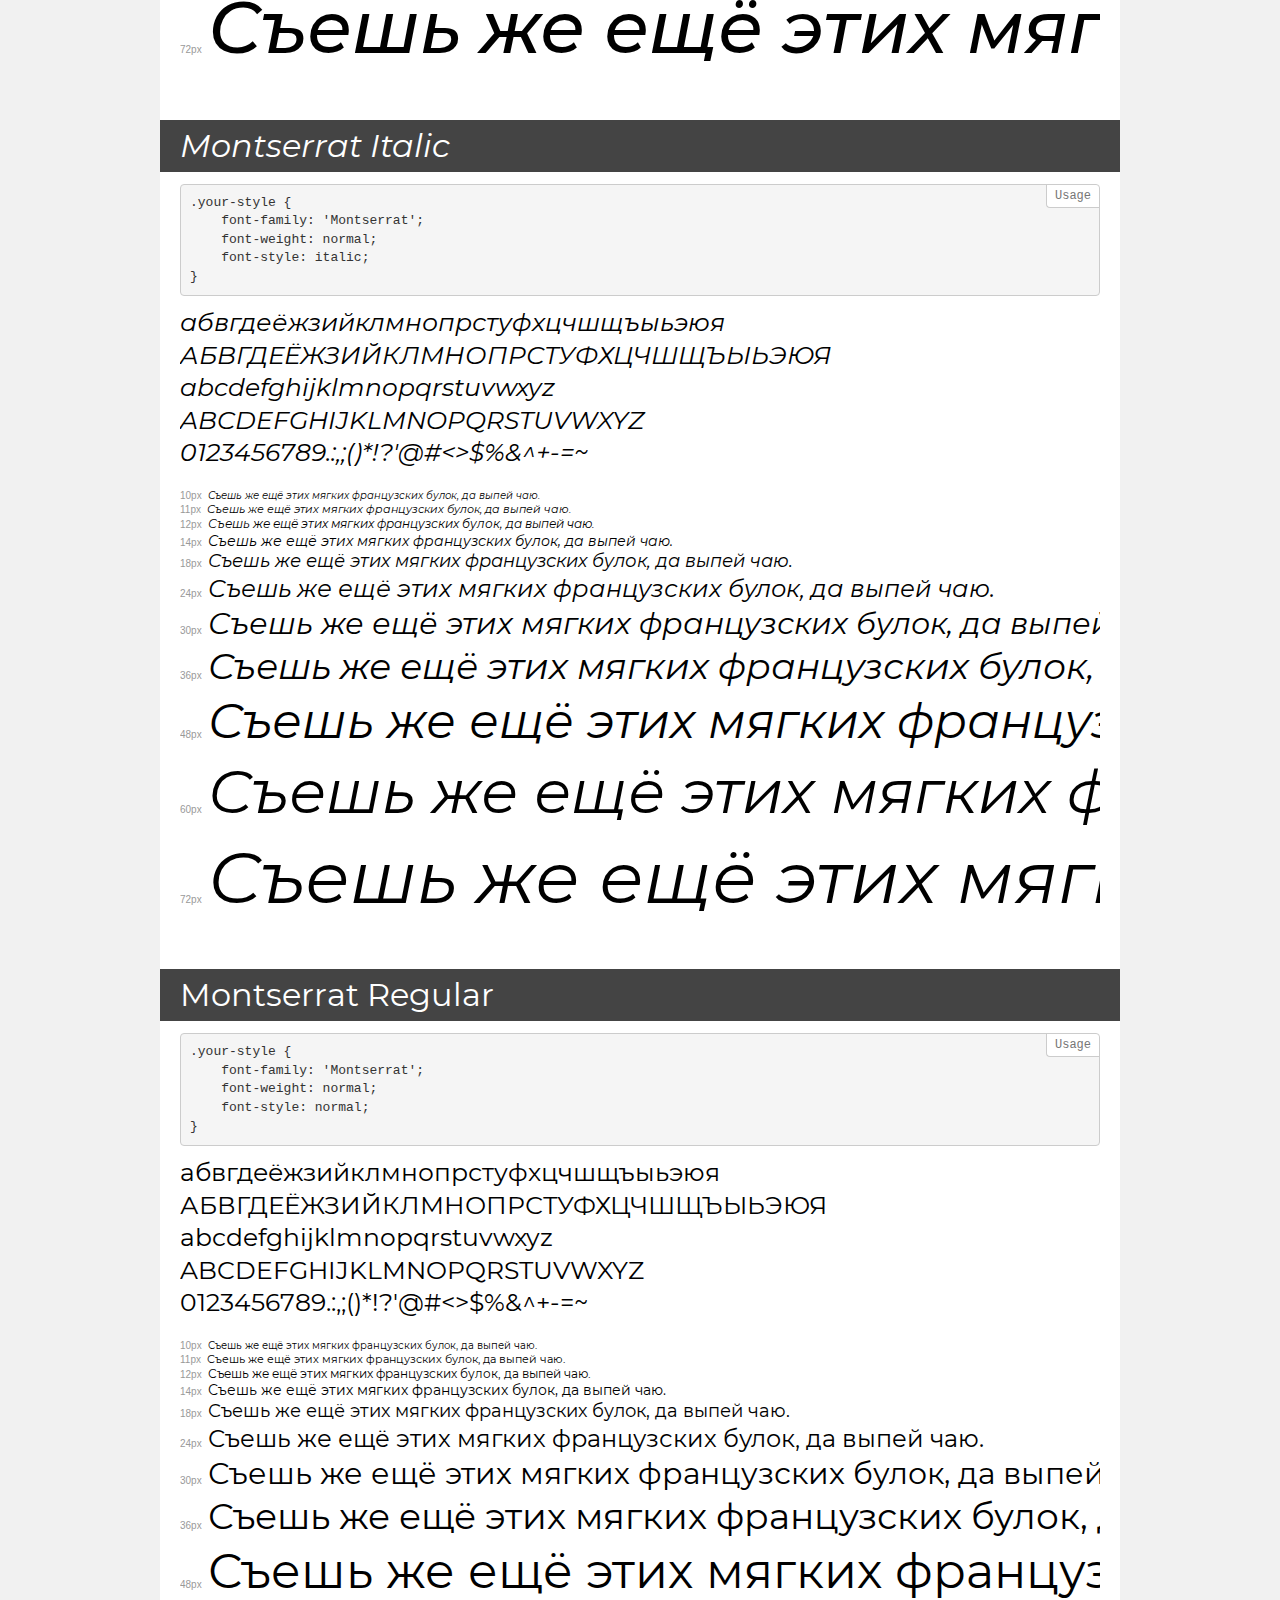
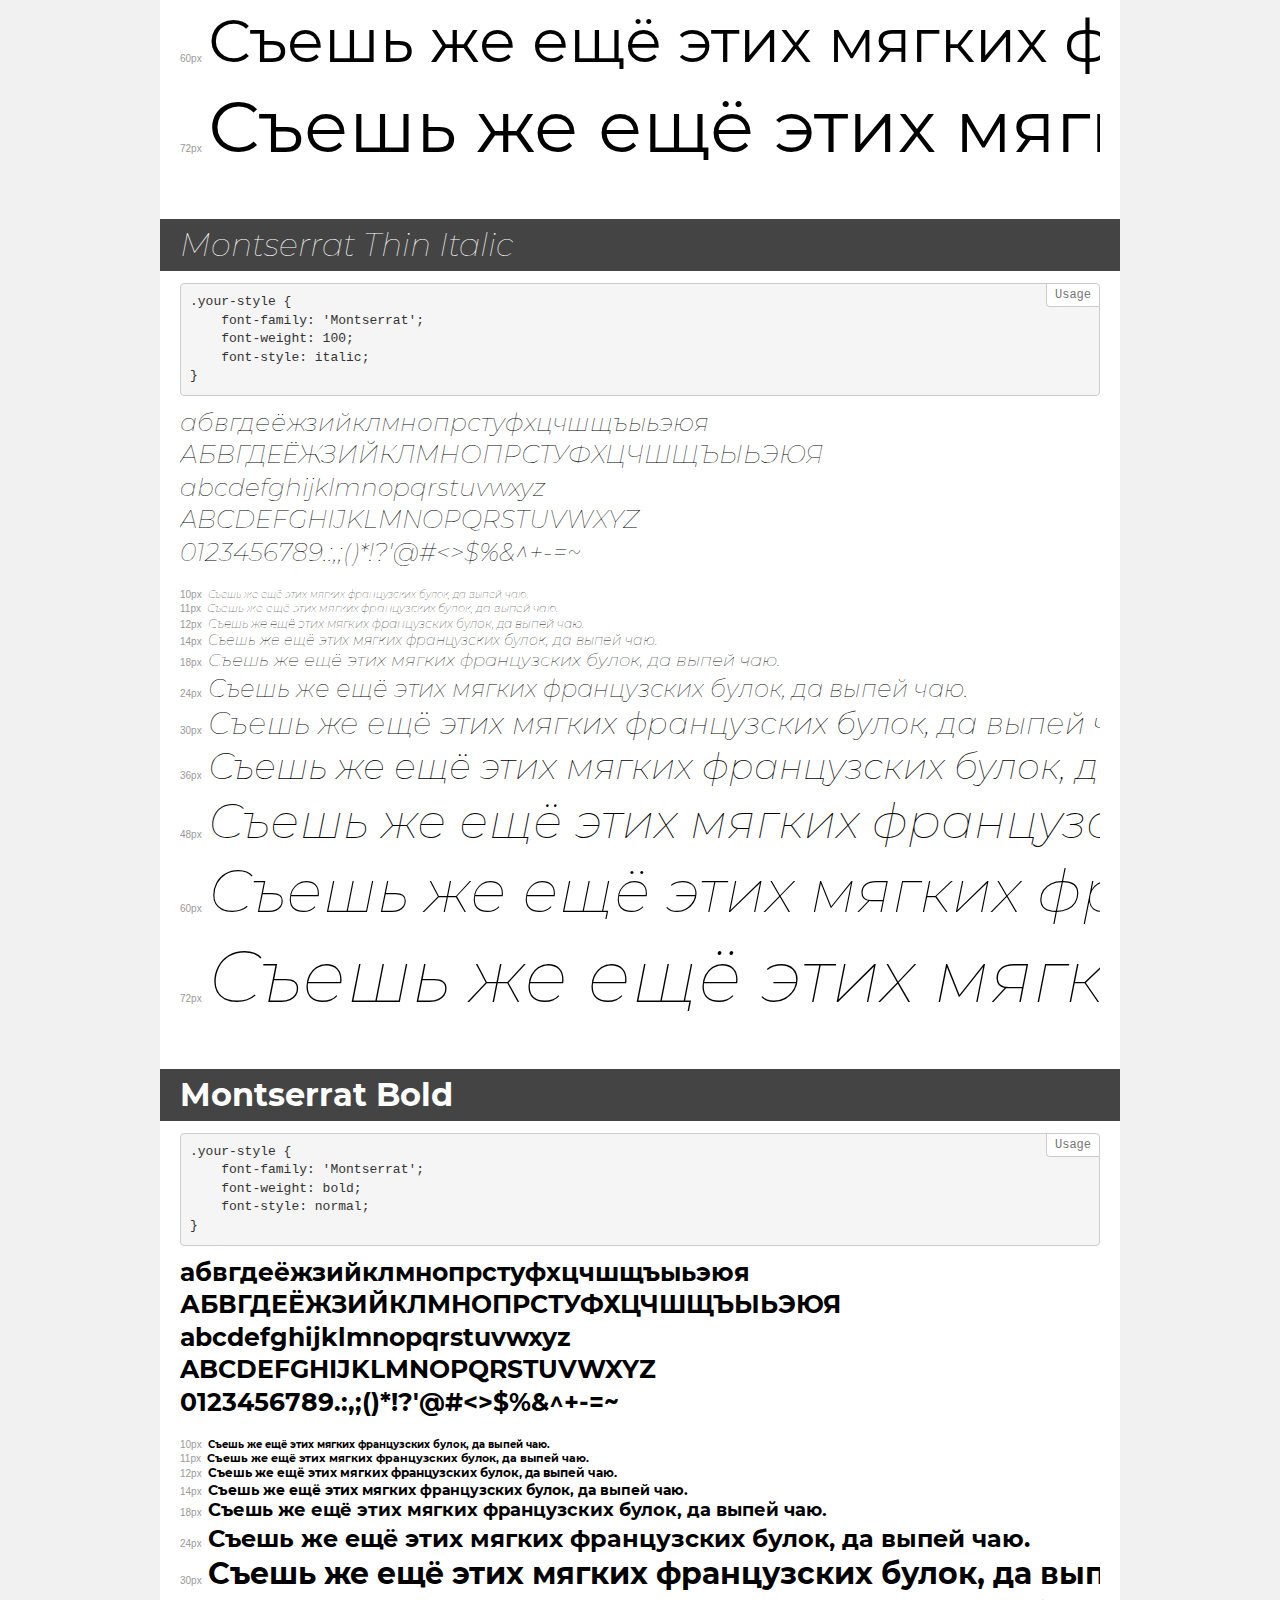
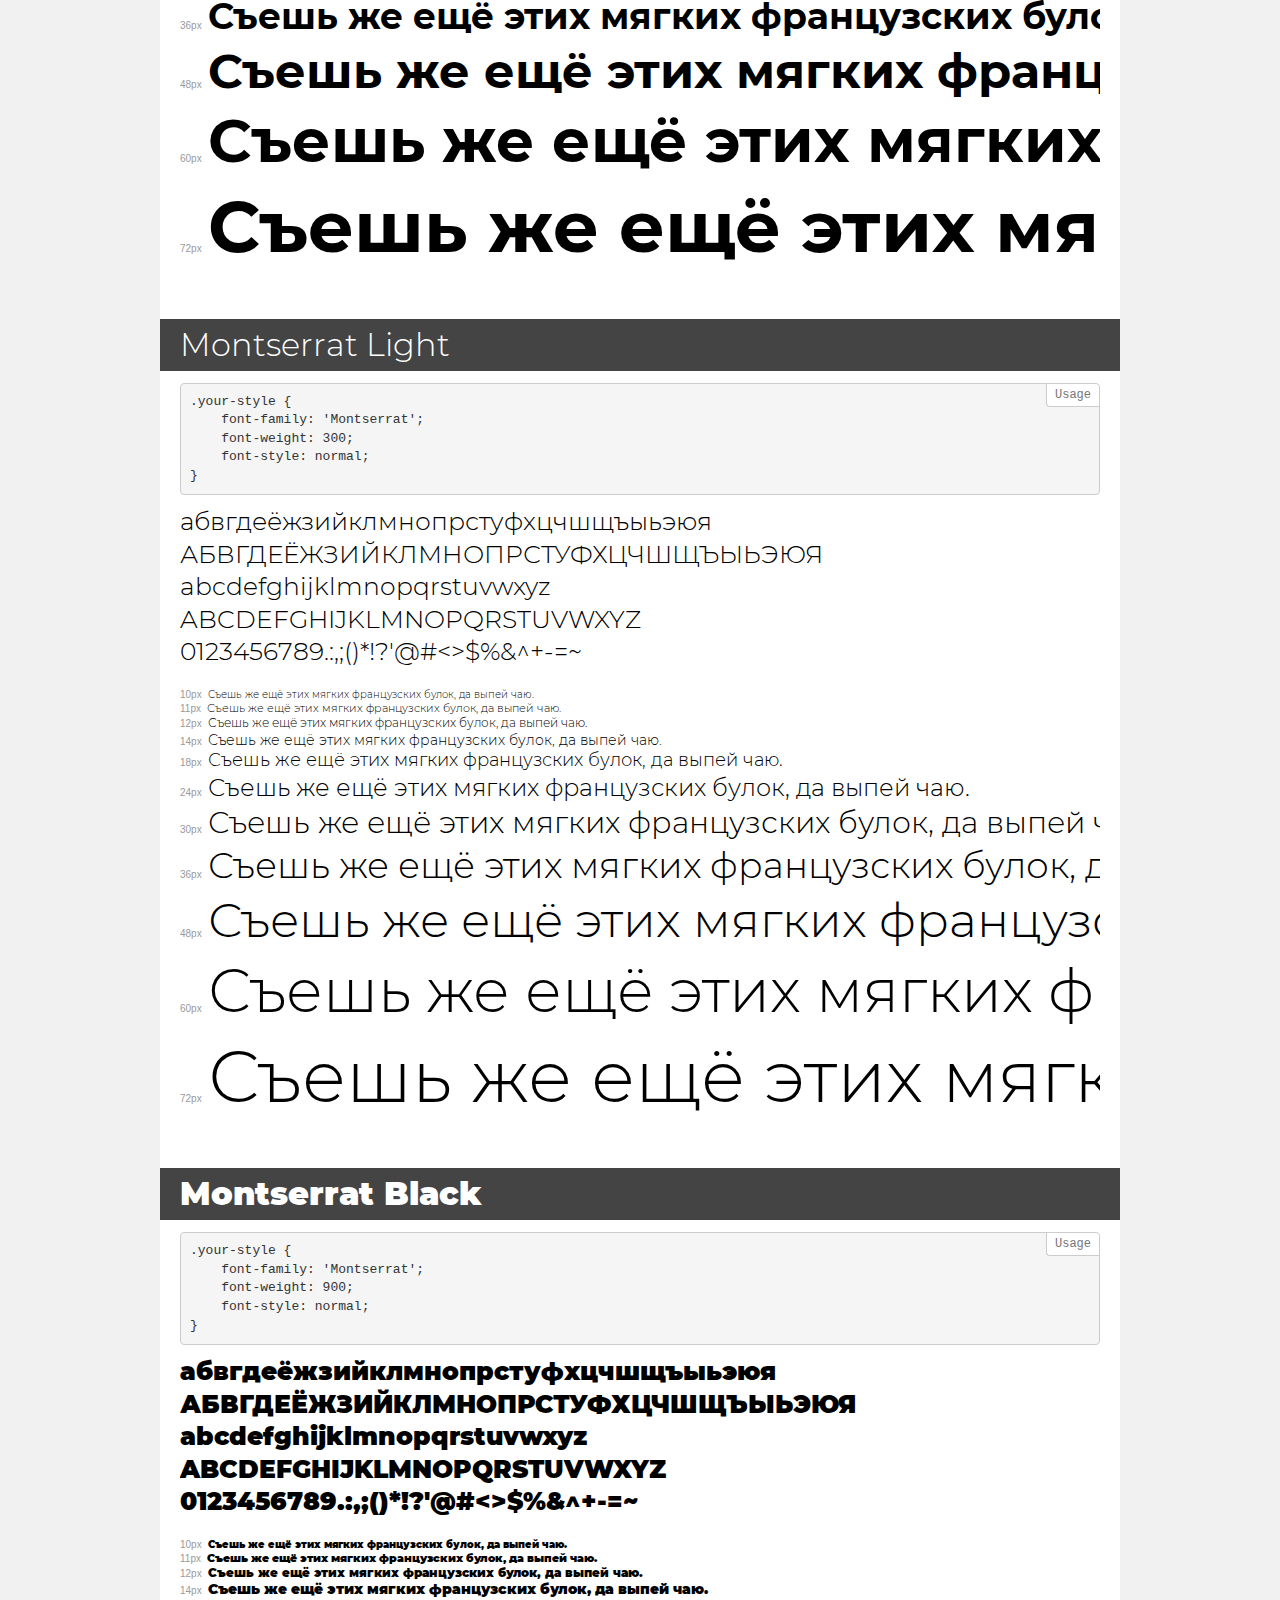
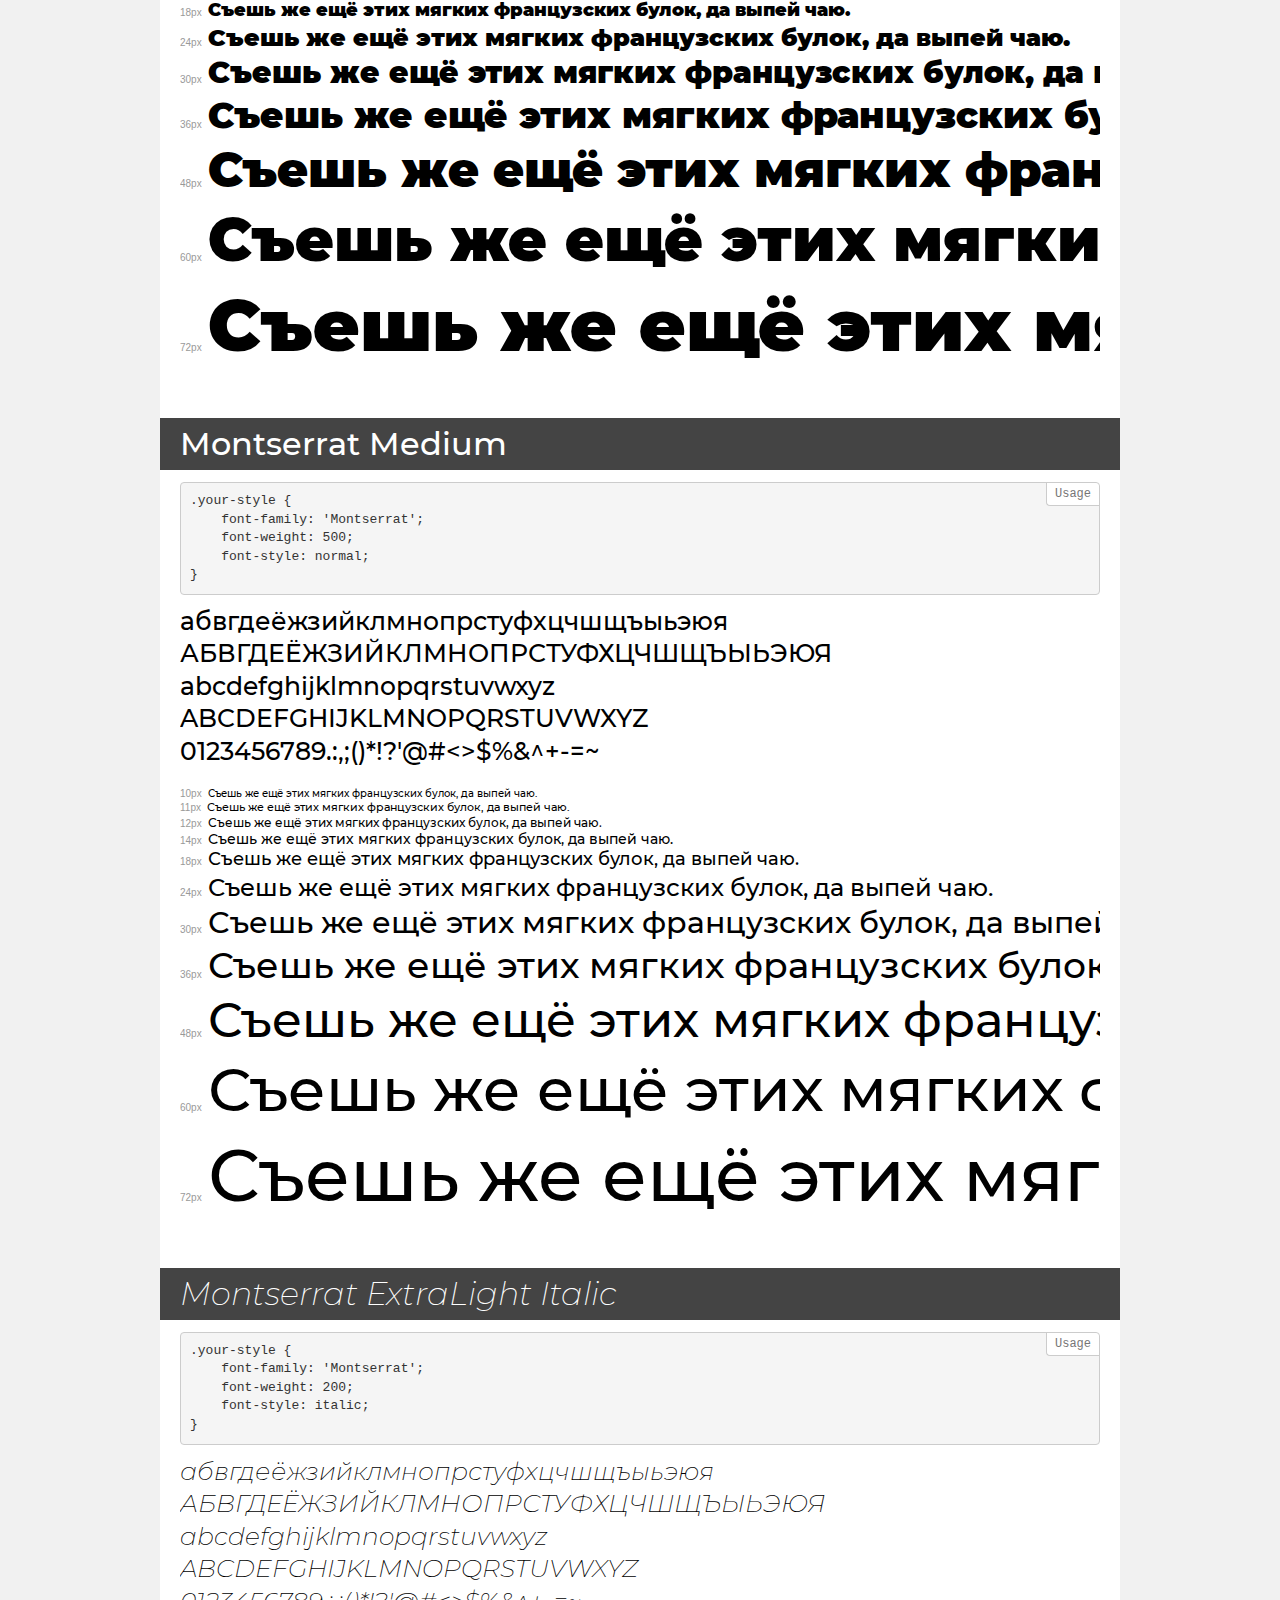
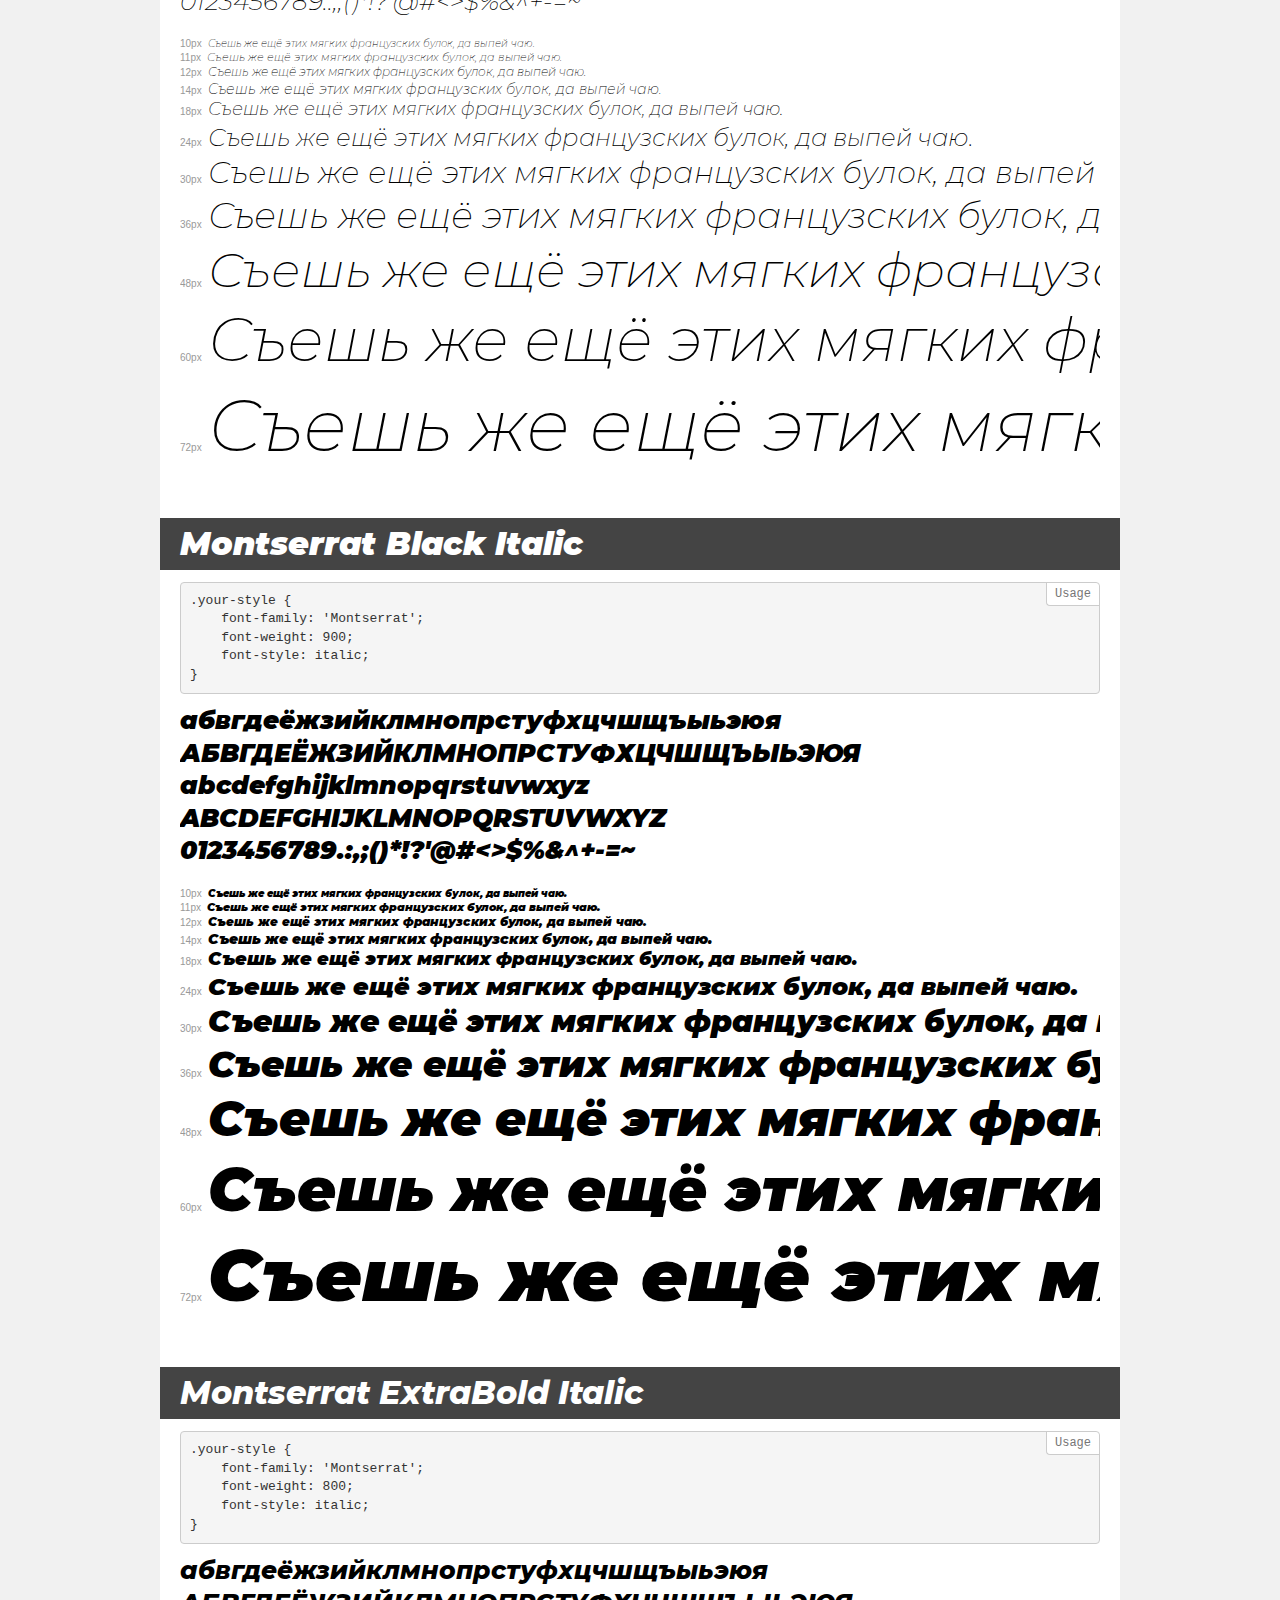
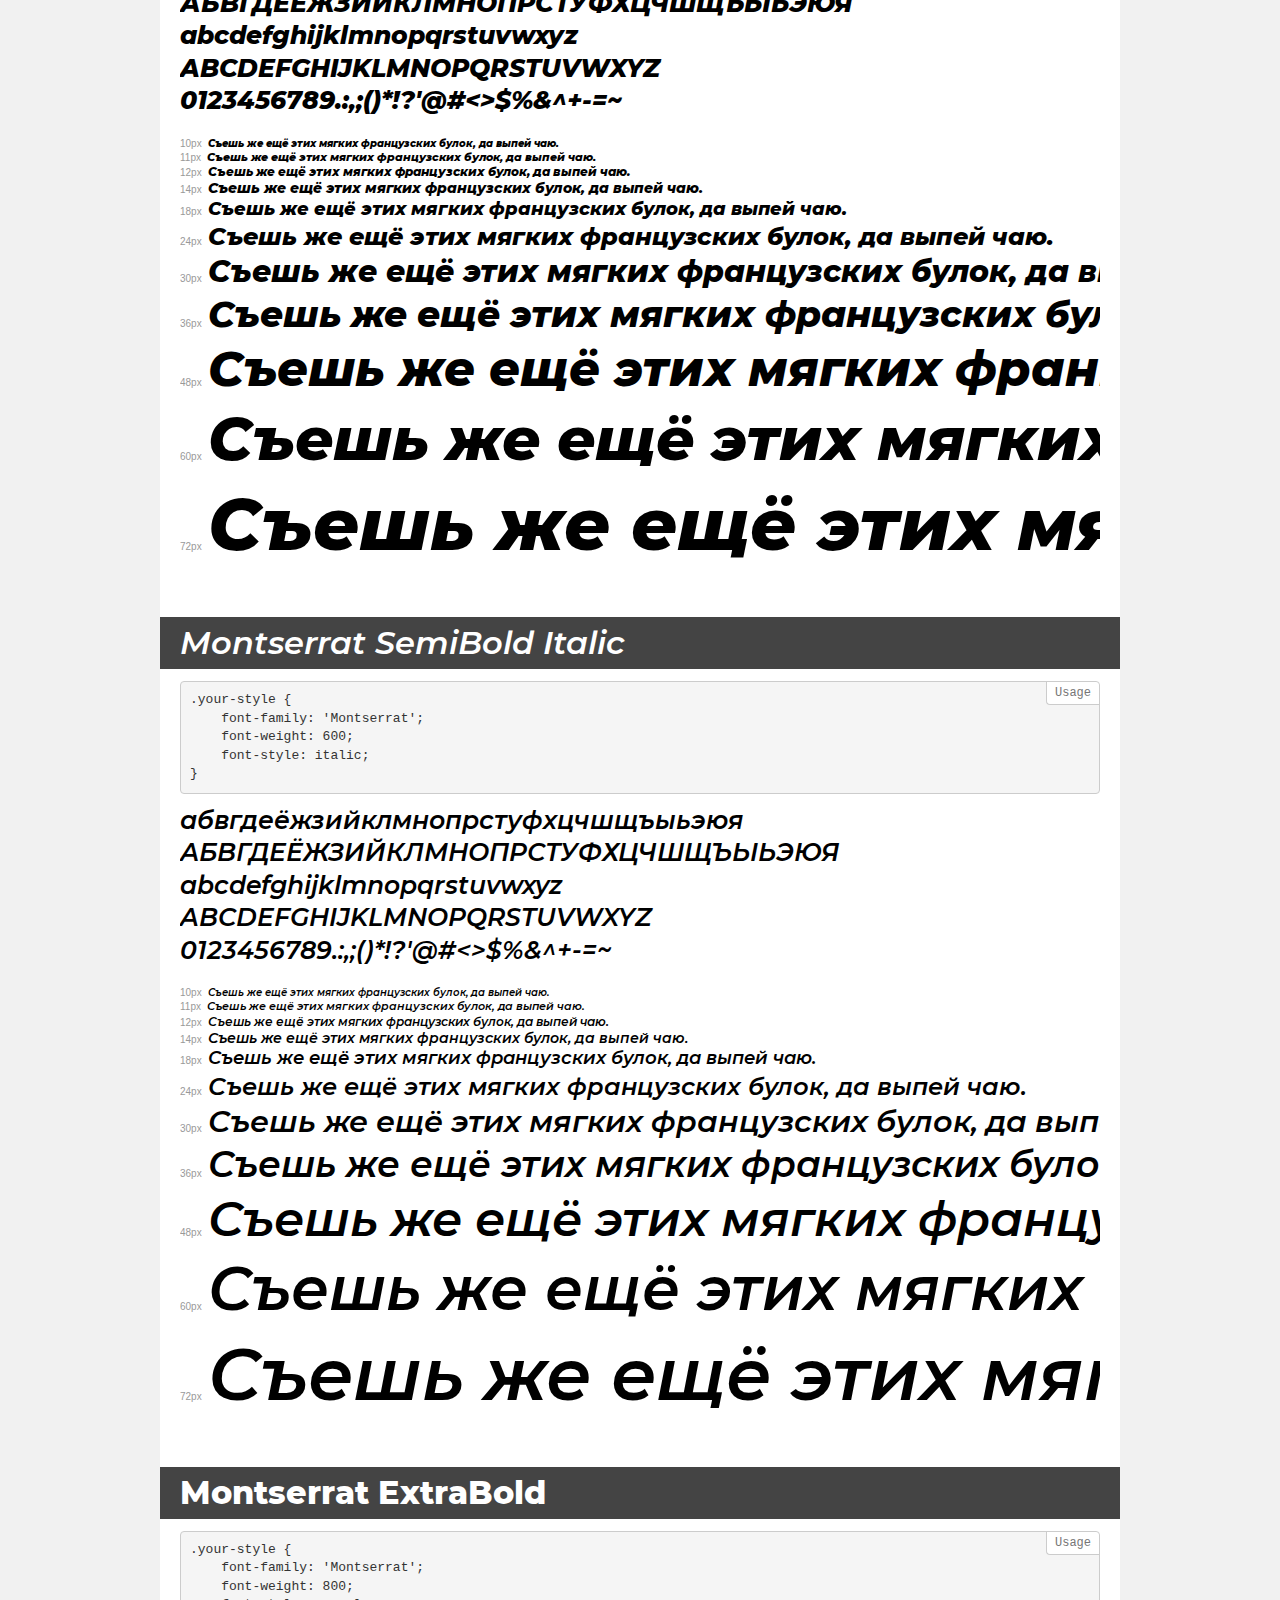
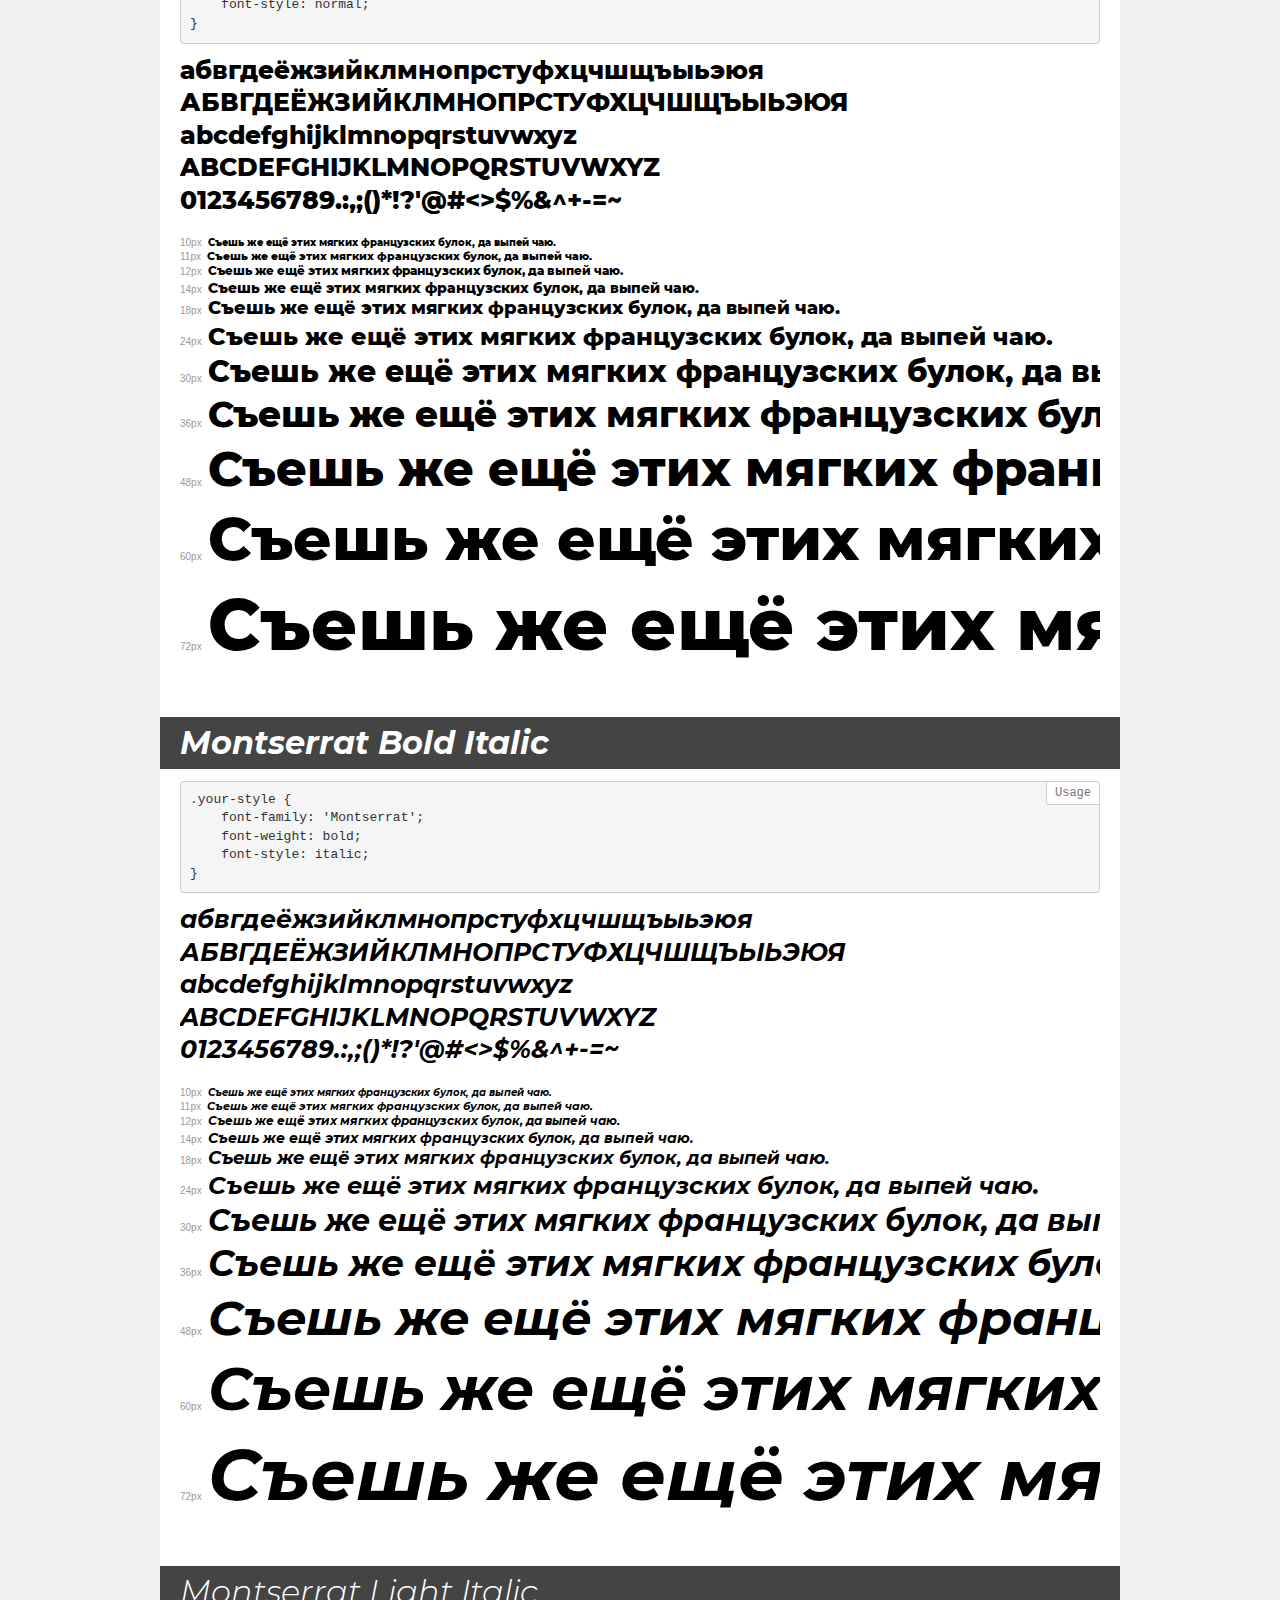
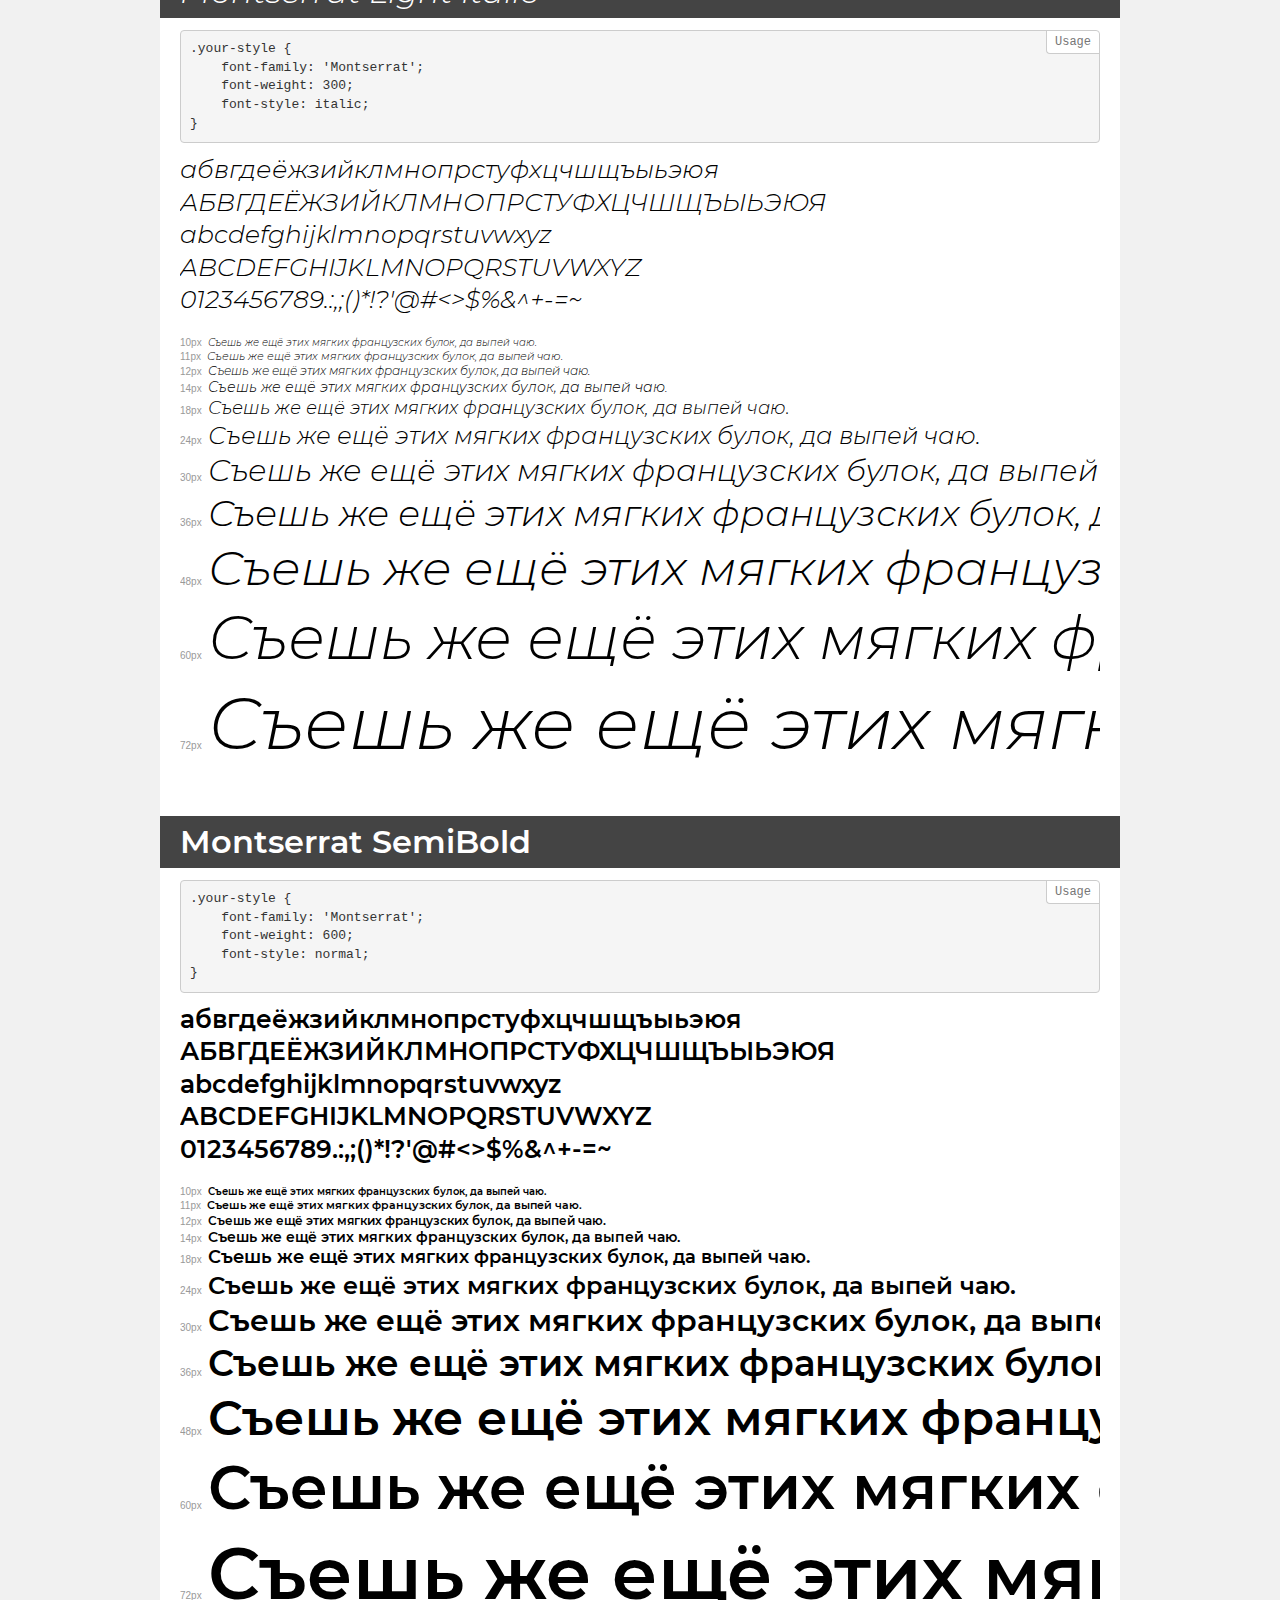
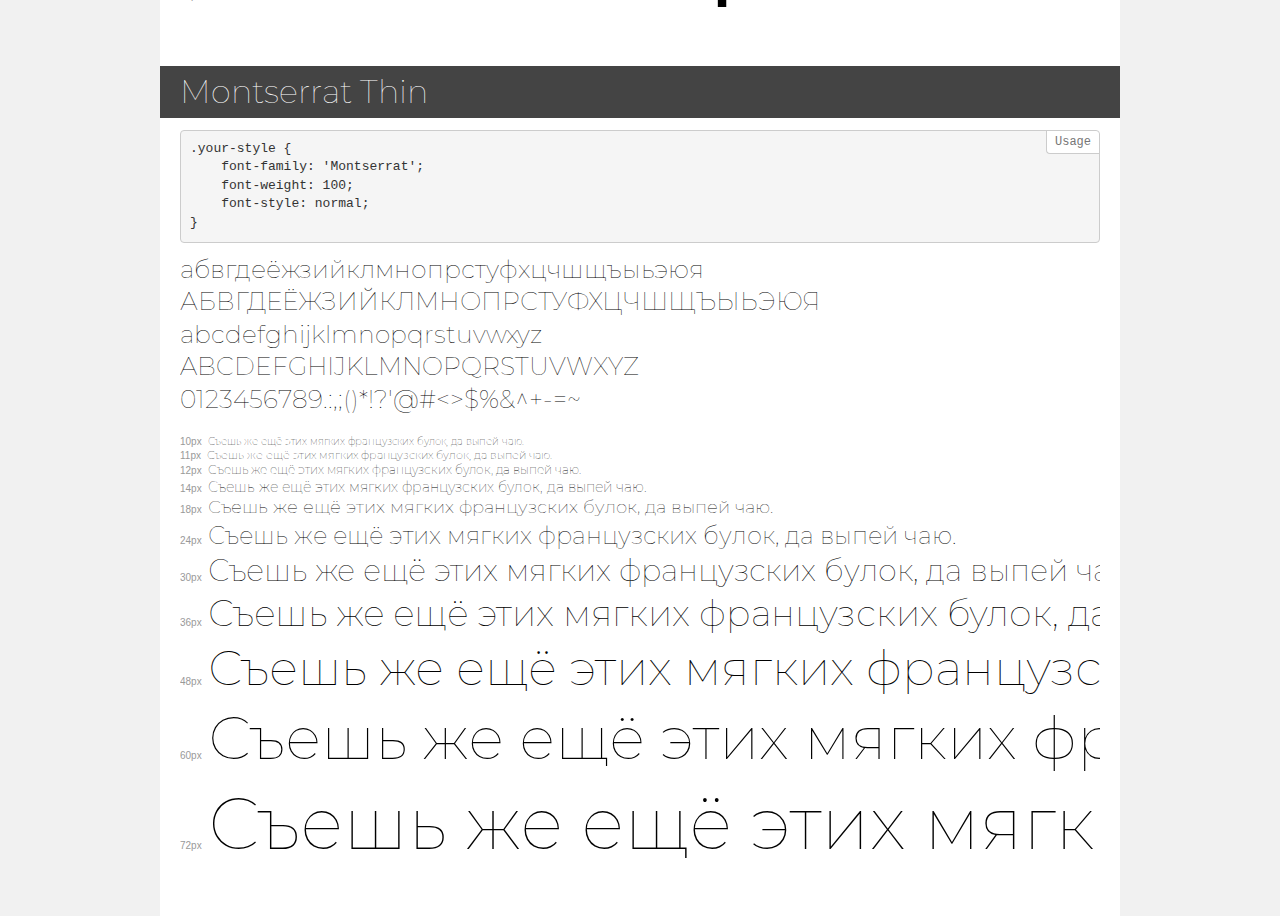
<file: colab/fonts/Monsterrat/demo.html>
<!DOCTYPE html>
<html>
<head>
    <meta charset="utf-8">
    <meta http-equiv="X-UA-Compatible" content="IE=edge">
    <meta name="viewport" content="width=device-width, initial-scale=1">
    <meta name="robots" content="noindex, noarchive">
    <meta name="format-detection" content="telephone=no">
    <title>Transfonter demo</title>
    <link href="stylesheet.css" rel="stylesheet">
    <style>
        /*
        http://meyerweb.com/eric/tools/css/reset/
        v2.0 | 20110126
        License: none (public domain)
        */
        html, body, div, span, applet, object, iframe,
        h1, h2, h3, h4, h5, h6, p, blockquote, pre,
        a, abbr, acronym, address, big, cite, code,
        del, dfn, em, img, ins, kbd, q, s, samp,
        small, strike, strong, sub, sup, tt, var,
        b, u, i, center,
        dl, dt, dd, ol, ul, li,
        fieldset, form, label, legend,
        table, caption, tbody, tfoot, thead, tr, th, td,
        article, aside, canvas, details, embed,
        figure, figcaption, footer, header, hgroup,
        menu, nav, output, ruby, section, summary,
        time, mark, audio, video {
            margin: 0;
            padding: 0;
            border: 0;
            font-size: 100%;
            font: inherit;
            vertical-align: baseline;
        }
        /* HTML5 display-role reset for older browsers */
        article, aside, details, figcaption, figure,
        footer, header, hgroup, menu, nav, section {
            display: block;
        }
        body {
            line-height: 1;
        }
        ol, ul {
            list-style: none;
        }
        blockquote, q {
            quotes: none;
        }
        blockquote:before, blockquote:after,
        q:before, q:after {
            content: '';
            content: none;
        }
        table {
            border-collapse: collapse;
            border-spacing: 0;
        }
        /* common styles */
        body {
            background: #f1f1f1;
            color: #000;
        }
        .page {
            background: #fff;
            width: 920px;
            margin: 0 auto;
            padding: 20px 20px 0 20px;
            overflow: hidden;
        }
        .font-container {
            overflow-x: auto;
            overflow-y: hidden;
            margin-bottom: 40px;
            line-height: 1.3;
            white-space: nowrap;
            padding-bottom: 5px;
        }
        h1 {
            position: relative;
            background: #444;
            font-size: 32px;
            color: #fff;
            padding: 10px 20px;
            margin: 0 -20px 12px -20px;
        }
        .letters {
            font-size: 25px;
            margin-bottom: 20px;
        }
        .s10:before {
            content: '10px';
        }
        .s11:before {
            content: '11px';
        }
        .s12:before {
            content: '12px';
        }
        .s14:before {
            content: '14px';
        }
        .s18:before {
            content: '18px';
        }
        .s24:before {
            content: '24px';
        }
        .s30:before {
            content: '30px';
        }
        .s36:before {
            content: '36px';
        }
        .s48:before {
            content: '48px';
        }
        .s60:before {
            content: '60px';
        }
        .s72:before {
            content: '72px';
        }
        .s10:before, .s11:before, .s12:before, .s14:before,
        .s18:before, .s24:before, .s30:before, .s36:before,
        .s48:before, .s60:before, .s72:before {
            font-family: Arial, sans-serif;
            font-size: 10px;
            font-weight: normal;
            font-style: normal;
            color: #999;
            padding-right: 6px;
        }
        pre {
            display: block;
            position: relative;
            padding: 9px;
            margin: 0 0 10px;
            font-family: Monaco, Menlo, Consolas, "Courier New", monospace !important;
            font-size: 13px;
            line-height: 1.428571429;
            color: #333;
            font-weight: normal !important;
            font-style: normal !important;
            background-color: #f5f5f5;
            border: 1px solid #ccc;
            overflow-x: auto;
            border-radius: 4px;
        }
        pre:after {
            display: block;
            position: absolute;
            right: 0;
            top: 0;
            content: 'Usage';
            line-height: 1;
            padding: 5px 8px;
            font-size: 12px;
            color: #767676;
            background-color: #fff;
            border: 1px solid #ccc;
            border-right: none;
            border-top: none;
            border-radius: 0 4px 0 4px;
            z-index: 10;
        }
        /* responsive */
        @media (max-width: 959px) {
            .page {
                width: auto;
                margin: 0;
            }
        }
    </style>
</head>
<body>
<div class="page">
    <div class="demo" style="font-family: 'Montserrat'; font-weight: 200; font-style: normal;">
        <h1>Montserrat ExtraLight</h1>
        <pre>.your-style {
    font-family: 'Montserrat';
    font-weight: 200;
    font-style: normal;
}</pre>
        <div class="font-container">
            <p class="letters">
                абвгдеёжзийклмнопрстуфхцчшщъыьэюя<br>
АБВГДЕЁЖЗИЙКЛМНОПРСТУФХЦЧШЩЪЫЬЭЮЯ<br>
abcdefghijklmnopqrstuvwxyz<br>
ABCDEFGHIJKLMNOPQRSTUVWXYZ<br>
                0123456789.:,;()*!?'@#<>$%&^+-=~
            </p>
            <p class="s10" style="font-size: 10px;">Съешь же ещё этих мягких французских булок, да выпей чаю.</p>
            <p class="s11" style="font-size: 11px;">Съешь же ещё этих мягких французских булок, да выпей чаю.</p>
            <p class="s12" style="font-size: 12px;">Съешь же ещё этих мягких французских булок, да выпей чаю.</p>
            <p class="s14" style="font-size: 14px;">Съешь же ещё этих мягких французских булок, да выпей чаю.</p>
            <p class="s18" style="font-size: 18px;">Съешь же ещё этих мягких французских булок, да выпей чаю.</p>
            <p class="s24" style="font-size: 24px;">Съешь же ещё этих мягких французских булок, да выпей чаю.</p>
            <p class="s30" style="font-size: 30px;">Съешь же ещё этих мягких французских булок, да выпей чаю.</p>
            <p class="s36" style="font-size: 36px;">Съешь же ещё этих мягких французских булок, да выпей чаю.</p>
            <p class="s48" style="font-size: 48px;">Съешь же ещё этих мягких французских булок, да выпей чаю.</p>
            <p class="s60" style="font-size: 60px;">Съешь же ещё этих мягких французских булок, да выпей чаю.</p>
            <p class="s72" style="font-size: 72px;">Съешь же ещё этих мягких французских булок, да выпей чаю.</p>
        </div>
    </div>
    <div class="demo" style="font-family: 'Montserrat'; font-weight: 500; font-style: italic;">
        <h1>Montserrat Medium Italic</h1>
        <pre>.your-style {
    font-family: 'Montserrat';
    font-weight: 500;
    font-style: italic;
}</pre>
        <div class="font-container">
            <p class="letters">
                абвгдеёжзийклмнопрстуфхцчшщъыьэюя<br>
АБВГДЕЁЖЗИЙКЛМНОПРСТУФХЦЧШЩЪЫЬЭЮЯ<br>
abcdefghijklmnopqrstuvwxyz<br>
ABCDEFGHIJKLMNOPQRSTUVWXYZ<br>
                0123456789.:,;()*!?'@#<>$%&^+-=~
            </p>
            <p class="s10" style="font-size: 10px;">Съешь же ещё этих мягких французских булок, да выпей чаю.</p>
            <p class="s11" style="font-size: 11px;">Съешь же ещё этих мягких французских булок, да выпей чаю.</p>
            <p class="s12" style="font-size: 12px;">Съешь же ещё этих мягких французских булок, да выпей чаю.</p>
            <p class="s14" style="font-size: 14px;">Съешь же ещё этих мягких французских булок, да выпей чаю.</p>
            <p class="s18" style="font-size: 18px;">Съешь же ещё этих мягких французских булок, да выпей чаю.</p>
            <p class="s24" style="font-size: 24px;">Съешь же ещё этих мягких французских булок, да выпей чаю.</p>
            <p class="s30" style="font-size: 30px;">Съешь же ещё этих мягких французских булок, да выпей чаю.</p>
            <p class="s36" style="font-size: 36px;">Съешь же ещё этих мягких французских булок, да выпей чаю.</p>
            <p class="s48" style="font-size: 48px;">Съешь же ещё этих мягких французских булок, да выпей чаю.</p>
            <p class="s60" style="font-size: 60px;">Съешь же ещё этих мягких французских булок, да выпей чаю.</p>
            <p class="s72" style="font-size: 72px;">Съешь же ещё этих мягких французских булок, да выпей чаю.</p>
        </div>
    </div>
    <div class="demo" style="font-family: 'Montserrat'; font-weight: normal; font-style: italic;">
        <h1>Montserrat Italic</h1>
        <pre>.your-style {
    font-family: 'Montserrat';
    font-weight: normal;
    font-style: italic;
}</pre>
        <div class="font-container">
            <p class="letters">
                абвгдеёжзийклмнопрстуфхцчшщъыьэюя<br>
АБВГДЕЁЖЗИЙКЛМНОПРСТУФХЦЧШЩЪЫЬЭЮЯ<br>
abcdefghijklmnopqrstuvwxyz<br>
ABCDEFGHIJKLMNOPQRSTUVWXYZ<br>
                0123456789.:,;()*!?'@#<>$%&^+-=~
            </p>
            <p class="s10" style="font-size: 10px;">Съешь же ещё этих мягких французских булок, да выпей чаю.</p>
            <p class="s11" style="font-size: 11px;">Съешь же ещё этих мягких французских булок, да выпей чаю.</p>
            <p class="s12" style="font-size: 12px;">Съешь же ещё этих мягких французских булок, да выпей чаю.</p>
            <p class="s14" style="font-size: 14px;">Съешь же ещё этих мягких французских булок, да выпей чаю.</p>
            <p class="s18" style="font-size: 18px;">Съешь же ещё этих мягких французских булок, да выпей чаю.</p>
            <p class="s24" style="font-size: 24px;">Съешь же ещё этих мягких французских булок, да выпей чаю.</p>
            <p class="s30" style="font-size: 30px;">Съешь же ещё этих мягких французских булок, да выпей чаю.</p>
            <p class="s36" style="font-size: 36px;">Съешь же ещё этих мягких французских булок, да выпей чаю.</p>
            <p class="s48" style="font-size: 48px;">Съешь же ещё этих мягких французских булок, да выпей чаю.</p>
            <p class="s60" style="font-size: 60px;">Съешь же ещё этих мягких французских булок, да выпей чаю.</p>
            <p class="s72" style="font-size: 72px;">Съешь же ещё этих мягких французских булок, да выпей чаю.</p>
        </div>
    </div>
    <div class="demo" style="font-family: 'Montserrat'; font-weight: normal; font-style: normal;">
        <h1>Montserrat Regular</h1>
        <pre>.your-style {
    font-family: 'Montserrat';
    font-weight: normal;
    font-style: normal;
}</pre>
        <div class="font-container">
            <p class="letters">
                абвгдеёжзийклмнопрстуфхцчшщъыьэюя<br>
АБВГДЕЁЖЗИЙКЛМНОПРСТУФХЦЧШЩЪЫЬЭЮЯ<br>
abcdefghijklmnopqrstuvwxyz<br>
ABCDEFGHIJKLMNOPQRSTUVWXYZ<br>
                0123456789.:,;()*!?'@#<>$%&^+-=~
            </p>
            <p class="s10" style="font-size: 10px;">Съешь же ещё этих мягких французских булок, да выпей чаю.</p>
            <p class="s11" style="font-size: 11px;">Съешь же ещё этих мягких французских булок, да выпей чаю.</p>
            <p class="s12" style="font-size: 12px;">Съешь же ещё этих мягких французских булок, да выпей чаю.</p>
            <p class="s14" style="font-size: 14px;">Съешь же ещё этих мягких французских булок, да выпей чаю.</p>
            <p class="s18" style="font-size: 18px;">Съешь же ещё этих мягких французских булок, да выпей чаю.</p>
            <p class="s24" style="font-size: 24px;">Съешь же ещё этих мягких французских булок, да выпей чаю.</p>
            <p class="s30" style="font-size: 30px;">Съешь же ещё этих мягких французских булок, да выпей чаю.</p>
            <p class="s36" style="font-size: 36px;">Съешь же ещё этих мягких французских булок, да выпей чаю.</p>
            <p class="s48" style="font-size: 48px;">Съешь же ещё этих мягких французских булок, да выпей чаю.</p>
            <p class="s60" style="font-size: 60px;">Съешь же ещё этих мягких французских булок, да выпей чаю.</p>
            <p class="s72" style="font-size: 72px;">Съешь же ещё этих мягких французских булок, да выпей чаю.</p>
        </div>
    </div>
    <div class="demo" style="font-family: 'Montserrat'; font-weight: 100; font-style: italic;">
        <h1>Montserrat Thin Italic</h1>
        <pre>.your-style {
    font-family: 'Montserrat';
    font-weight: 100;
    font-style: italic;
}</pre>
        <div class="font-container">
            <p class="letters">
                абвгдеёжзийклмнопрстуфхцчшщъыьэюя<br>
АБВГДЕЁЖЗИЙКЛМНОПРСТУФХЦЧШЩЪЫЬЭЮЯ<br>
abcdefghijklmnopqrstuvwxyz<br>
ABCDEFGHIJKLMNOPQRSTUVWXYZ<br>
                0123456789.:,;()*!?'@#<>$%&^+-=~
            </p>
            <p class="s10" style="font-size: 10px;">Съешь же ещё этих мягких французских булок, да выпей чаю.</p>
            <p class="s11" style="font-size: 11px;">Съешь же ещё этих мягких французских булок, да выпей чаю.</p>
            <p class="s12" style="font-size: 12px;">Съешь же ещё этих мягких французских булок, да выпей чаю.</p>
            <p class="s14" style="font-size: 14px;">Съешь же ещё этих мягких французских булок, да выпей чаю.</p>
            <p class="s18" style="font-size: 18px;">Съешь же ещё этих мягких французских булок, да выпей чаю.</p>
            <p class="s24" style="font-size: 24px;">Съешь же ещё этих мягких французских булок, да выпей чаю.</p>
            <p class="s30" style="font-size: 30px;">Съешь же ещё этих мягких французских булок, да выпей чаю.</p>
            <p class="s36" style="font-size: 36px;">Съешь же ещё этих мягких французских булок, да выпей чаю.</p>
            <p class="s48" style="font-size: 48px;">Съешь же ещё этих мягких французских булок, да выпей чаю.</p>
            <p class="s60" style="font-size: 60px;">Съешь же ещё этих мягких французских булок, да выпей чаю.</p>
            <p class="s72" style="font-size: 72px;">Съешь же ещё этих мягких французских булок, да выпей чаю.</p>
        </div>
    </div>
    <div class="demo" style="font-family: 'Montserrat'; font-weight: bold; font-style: normal;">
        <h1>Montserrat Bold</h1>
        <pre>.your-style {
    font-family: 'Montserrat';
    font-weight: bold;
    font-style: normal;
}</pre>
        <div class="font-container">
            <p class="letters">
                абвгдеёжзийклмнопрстуфхцчшщъыьэюя<br>
АБВГДЕЁЖЗИЙКЛМНОПРСТУФХЦЧШЩЪЫЬЭЮЯ<br>
abcdefghijklmnopqrstuvwxyz<br>
ABCDEFGHIJKLMNOPQRSTUVWXYZ<br>
                0123456789.:,;()*!?'@#<>$%&^+-=~
            </p>
            <p class="s10" style="font-size: 10px;">Съешь же ещё этих мягких французских булок, да выпей чаю.</p>
            <p class="s11" style="font-size: 11px;">Съешь же ещё этих мягких французских булок, да выпей чаю.</p>
            <p class="s12" style="font-size: 12px;">Съешь же ещё этих мягких французских булок, да выпей чаю.</p>
            <p class="s14" style="font-size: 14px;">Съешь же ещё этих мягких французских булок, да выпей чаю.</p>
            <p class="s18" style="font-size: 18px;">Съешь же ещё этих мягких французских булок, да выпей чаю.</p>
            <p class="s24" style="font-size: 24px;">Съешь же ещё этих мягких французских булок, да выпей чаю.</p>
            <p class="s30" style="font-size: 30px;">Съешь же ещё этих мягких французских булок, да выпей чаю.</p>
            <p class="s36" style="font-size: 36px;">Съешь же ещё этих мягких французских булок, да выпей чаю.</p>
            <p class="s48" style="font-size: 48px;">Съешь же ещё этих мягких французских булок, да выпей чаю.</p>
            <p class="s60" style="font-size: 60px;">Съешь же ещё этих мягких французских булок, да выпей чаю.</p>
            <p class="s72" style="font-size: 72px;">Съешь же ещё этих мягких французских булок, да выпей чаю.</p>
        </div>
    </div>
    <div class="demo" style="font-family: 'Montserrat'; font-weight: 300; font-style: normal;">
        <h1>Montserrat Light</h1>
        <pre>.your-style {
    font-family: 'Montserrat';
    font-weight: 300;
    font-style: normal;
}</pre>
        <div class="font-container">
            <p class="letters">
                абвгдеёжзийклмнопрстуфхцчшщъыьэюя<br>
АБВГДЕЁЖЗИЙКЛМНОПРСТУФХЦЧШЩЪЫЬЭЮЯ<br>
abcdefghijklmnopqrstuvwxyz<br>
ABCDEFGHIJKLMNOPQRSTUVWXYZ<br>
                0123456789.:,;()*!?'@#<>$%&^+-=~
            </p>
            <p class="s10" style="font-size: 10px;">Съешь же ещё этих мягких французских булок, да выпей чаю.</p>
            <p class="s11" style="font-size: 11px;">Съешь же ещё этих мягких французских булок, да выпей чаю.</p>
            <p class="s12" style="font-size: 12px;">Съешь же ещё этих мягких французских булок, да выпей чаю.</p>
            <p class="s14" style="font-size: 14px;">Съешь же ещё этих мягких французских булок, да выпей чаю.</p>
            <p class="s18" style="font-size: 18px;">Съешь же ещё этих мягких французских булок, да выпей чаю.</p>
            <p class="s24" style="font-size: 24px;">Съешь же ещё этих мягких французских булок, да выпей чаю.</p>
            <p class="s30" style="font-size: 30px;">Съешь же ещё этих мягких французских булок, да выпей чаю.</p>
            <p class="s36" style="font-size: 36px;">Съешь же ещё этих мягких французских булок, да выпей чаю.</p>
            <p class="s48" style="font-size: 48px;">Съешь же ещё этих мягких французских булок, да выпей чаю.</p>
            <p class="s60" style="font-size: 60px;">Съешь же ещё этих мягких французских булок, да выпей чаю.</p>
            <p class="s72" style="font-size: 72px;">Съешь же ещё этих мягких французских булок, да выпей чаю.</p>
        </div>
    </div>
    <div class="demo" style="font-family: 'Montserrat'; font-weight: 900; font-style: normal;">
        <h1>Montserrat Black</h1>
        <pre>.your-style {
    font-family: 'Montserrat';
    font-weight: 900;
    font-style: normal;
}</pre>
        <div class="font-container">
            <p class="letters">
                абвгдеёжзийклмнопрстуфхцчшщъыьэюя<br>
АБВГДЕЁЖЗИЙКЛМНОПРСТУФХЦЧШЩЪЫЬЭЮЯ<br>
abcdefghijklmnopqrstuvwxyz<br>
ABCDEFGHIJKLMNOPQRSTUVWXYZ<br>
                0123456789.:,;()*!?'@#<>$%&^+-=~
            </p>
            <p class="s10" style="font-size: 10px;">Съешь же ещё этих мягких французских булок, да выпей чаю.</p>
            <p class="s11" style="font-size: 11px;">Съешь же ещё этих мягких французских булок, да выпей чаю.</p>
            <p class="s12" style="font-size: 12px;">Съешь же ещё этих мягких французских булок, да выпей чаю.</p>
            <p class="s14" style="font-size: 14px;">Съешь же ещё этих мягких французских булок, да выпей чаю.</p>
            <p class="s18" style="font-size: 18px;">Съешь же ещё этих мягких французских булок, да выпей чаю.</p>
            <p class="s24" style="font-size: 24px;">Съешь же ещё этих мягких французских булок, да выпей чаю.</p>
            <p class="s30" style="font-size: 30px;">Съешь же ещё этих мягких французских булок, да выпей чаю.</p>
            <p class="s36" style="font-size: 36px;">Съешь же ещё этих мягких французских булок, да выпей чаю.</p>
            <p class="s48" style="font-size: 48px;">Съешь же ещё этих мягких французских булок, да выпей чаю.</p>
            <p class="s60" style="font-size: 60px;">Съешь же ещё этих мягких французских булок, да выпей чаю.</p>
            <p class="s72" style="font-size: 72px;">Съешь же ещё этих мягких французских булок, да выпей чаю.</p>
        </div>
    </div>
    <div class="demo" style="font-family: 'Montserrat'; font-weight: 500; font-style: normal;">
        <h1>Montserrat Medium</h1>
        <pre>.your-style {
    font-family: 'Montserrat';
    font-weight: 500;
    font-style: normal;
}</pre>
        <div class="font-container">
            <p class="letters">
                абвгдеёжзийклмнопрстуфхцчшщъыьэюя<br>
АБВГДЕЁЖЗИЙКЛМНОПРСТУФХЦЧШЩЪЫЬЭЮЯ<br>
abcdefghijklmnopqrstuvwxyz<br>
ABCDEFGHIJKLMNOPQRSTUVWXYZ<br>
                0123456789.:,;()*!?'@#<>$%&^+-=~
            </p>
            <p class="s10" style="font-size: 10px;">Съешь же ещё этих мягких французских булок, да выпей чаю.</p>
            <p class="s11" style="font-size: 11px;">Съешь же ещё этих мягких французских булок, да выпей чаю.</p>
            <p class="s12" style="font-size: 12px;">Съешь же ещё этих мягких французских булок, да выпей чаю.</p>
            <p class="s14" style="font-size: 14px;">Съешь же ещё этих мягких французских булок, да выпей чаю.</p>
            <p class="s18" style="font-size: 18px;">Съешь же ещё этих мягких французских булок, да выпей чаю.</p>
            <p class="s24" style="font-size: 24px;">Съешь же ещё этих мягких французских булок, да выпей чаю.</p>
            <p class="s30" style="font-size: 30px;">Съешь же ещё этих мягких французских булок, да выпей чаю.</p>
            <p class="s36" style="font-size: 36px;">Съешь же ещё этих мягких французских булок, да выпей чаю.</p>
            <p class="s48" style="font-size: 48px;">Съешь же ещё этих мягких французских булок, да выпей чаю.</p>
            <p class="s60" style="font-size: 60px;">Съешь же ещё этих мягких французских булок, да выпей чаю.</p>
            <p class="s72" style="font-size: 72px;">Съешь же ещё этих мягких французских булок, да выпей чаю.</p>
        </div>
    </div>
    <div class="demo" style="font-family: 'Montserrat'; font-weight: 200; font-style: italic;">
        <h1>Montserrat ExtraLight Italic</h1>
        <pre>.your-style {
    font-family: 'Montserrat';
    font-weight: 200;
    font-style: italic;
}</pre>
        <div class="font-container">
            <p class="letters">
                абвгдеёжзийклмнопрстуфхцчшщъыьэюя<br>
АБВГДЕЁЖЗИЙКЛМНОПРСТУФХЦЧШЩЪЫЬЭЮЯ<br>
abcdefghijklmnopqrstuvwxyz<br>
ABCDEFGHIJKLMNOPQRSTUVWXYZ<br>
                0123456789.:,;()*!?'@#<>$%&^+-=~
            </p>
            <p class="s10" style="font-size: 10px;">Съешь же ещё этих мягких французских булок, да выпей чаю.</p>
            <p class="s11" style="font-size: 11px;">Съешь же ещё этих мягких французских булок, да выпей чаю.</p>
            <p class="s12" style="font-size: 12px;">Съешь же ещё этих мягких французских булок, да выпей чаю.</p>
            <p class="s14" style="font-size: 14px;">Съешь же ещё этих мягких французских булок, да выпей чаю.</p>
            <p class="s18" style="font-size: 18px;">Съешь же ещё этих мягких французских булок, да выпей чаю.</p>
            <p class="s24" style="font-size: 24px;">Съешь же ещё этих мягких французских булок, да выпей чаю.</p>
            <p class="s30" style="font-size: 30px;">Съешь же ещё этих мягких французских булок, да выпей чаю.</p>
            <p class="s36" style="font-size: 36px;">Съешь же ещё этих мягких французских булок, да выпей чаю.</p>
            <p class="s48" style="font-size: 48px;">Съешь же ещё этих мягких французских булок, да выпей чаю.</p>
            <p class="s60" style="font-size: 60px;">Съешь же ещё этих мягких французских булок, да выпей чаю.</p>
            <p class="s72" style="font-size: 72px;">Съешь же ещё этих мягких французских булок, да выпей чаю.</p>
        </div>
    </div>
    <div class="demo" style="font-family: 'Montserrat'; font-weight: 900; font-style: italic;">
        <h1>Montserrat Black Italic</h1>
        <pre>.your-style {
    font-family: 'Montserrat';
    font-weight: 900;
    font-style: italic;
}</pre>
        <div class="font-container">
            <p class="letters">
                абвгдеёжзийклмнопрстуфхцчшщъыьэюя<br>
АБВГДЕЁЖЗИЙКЛМНОПРСТУФХЦЧШЩЪЫЬЭЮЯ<br>
abcdefghijklmnopqrstuvwxyz<br>
ABCDEFGHIJKLMNOPQRSTUVWXYZ<br>
                0123456789.:,;()*!?'@#<>$%&^+-=~
            </p>
            <p class="s10" style="font-size: 10px;">Съешь же ещё этих мягких французских булок, да выпей чаю.</p>
            <p class="s11" style="font-size: 11px;">Съешь же ещё этих мягких французских булок, да выпей чаю.</p>
            <p class="s12" style="font-size: 12px;">Съешь же ещё этих мягких французских булок, да выпей чаю.</p>
            <p class="s14" style="font-size: 14px;">Съешь же ещё этих мягких французских булок, да выпей чаю.</p>
            <p class="s18" style="font-size: 18px;">Съешь же ещё этих мягких французских булок, да выпей чаю.</p>
            <p class="s24" style="font-size: 24px;">Съешь же ещё этих мягких французских булок, да выпей чаю.</p>
            <p class="s30" style="font-size: 30px;">Съешь же ещё этих мягких французских булок, да выпей чаю.</p>
            <p class="s36" style="font-size: 36px;">Съешь же ещё этих мягких французских булок, да выпей чаю.</p>
            <p class="s48" style="font-size: 48px;">Съешь же ещё этих мягких французских булок, да выпей чаю.</p>
            <p class="s60" style="font-size: 60px;">Съешь же ещё этих мягких французских булок, да выпей чаю.</p>
            <p class="s72" style="font-size: 72px;">Съешь же ещё этих мягких французских булок, да выпей чаю.</p>
        </div>
    </div>
    <div class="demo" style="font-family: 'Montserrat'; font-weight: 800; font-style: italic;">
        <h1>Montserrat ExtraBold Italic</h1>
        <pre>.your-style {
    font-family: 'Montserrat';
    font-weight: 800;
    font-style: italic;
}</pre>
        <div class="font-container">
            <p class="letters">
                абвгдеёжзийклмнопрстуфхцчшщъыьэюя<br>
АБВГДЕЁЖЗИЙКЛМНОПРСТУФХЦЧШЩЪЫЬЭЮЯ<br>
abcdefghijklmnopqrstuvwxyz<br>
ABCDEFGHIJKLMNOPQRSTUVWXYZ<br>
                0123456789.:,;()*!?'@#<>$%&^+-=~
            </p>
            <p class="s10" style="font-size: 10px;">Съешь же ещё этих мягких французских булок, да выпей чаю.</p>
            <p class="s11" style="font-size: 11px;">Съешь же ещё этих мягких французских булок, да выпей чаю.</p>
            <p class="s12" style="font-size: 12px;">Съешь же ещё этих мягких французских булок, да выпей чаю.</p>
            <p class="s14" style="font-size: 14px;">Съешь же ещё этих мягких французских булок, да выпей чаю.</p>
            <p class="s18" style="font-size: 18px;">Съешь же ещё этих мягких французских булок, да выпей чаю.</p>
            <p class="s24" style="font-size: 24px;">Съешь же ещё этих мягких французских булок, да выпей чаю.</p>
            <p class="s30" style="font-size: 30px;">Съешь же ещё этих мягких французских булок, да выпей чаю.</p>
            <p class="s36" style="font-size: 36px;">Съешь же ещё этих мягких французских булок, да выпей чаю.</p>
            <p class="s48" style="font-size: 48px;">Съешь же ещё этих мягких французских булок, да выпей чаю.</p>
            <p class="s60" style="font-size: 60px;">Съешь же ещё этих мягких французских булок, да выпей чаю.</p>
            <p class="s72" style="font-size: 72px;">Съешь же ещё этих мягких французских булок, да выпей чаю.</p>
        </div>
    </div>
    <div class="demo" style="font-family: 'Montserrat'; font-weight: 600; font-style: italic;">
        <h1>Montserrat SemiBold Italic</h1>
        <pre>.your-style {
    font-family: 'Montserrat';
    font-weight: 600;
    font-style: italic;
}</pre>
        <div class="font-container">
            <p class="letters">
                абвгдеёжзийклмнопрстуфхцчшщъыьэюя<br>
АБВГДЕЁЖЗИЙКЛМНОПРСТУФХЦЧШЩЪЫЬЭЮЯ<br>
abcdefghijklmnopqrstuvwxyz<br>
ABCDEFGHIJKLMNOPQRSTUVWXYZ<br>
                0123456789.:,;()*!?'@#<>$%&^+-=~
            </p>
            <p class="s10" style="font-size: 10px;">Съешь же ещё этих мягких французских булок, да выпей чаю.</p>
            <p class="s11" style="font-size: 11px;">Съешь же ещё этих мягких французских булок, да выпей чаю.</p>
            <p class="s12" style="font-size: 12px;">Съешь же ещё этих мягких французских булок, да выпей чаю.</p>
            <p class="s14" style="font-size: 14px;">Съешь же ещё этих мягких французских булок, да выпей чаю.</p>
            <p class="s18" style="font-size: 18px;">Съешь же ещё этих мягких французских булок, да выпей чаю.</p>
            <p class="s24" style="font-size: 24px;">Съешь же ещё этих мягких французских булок, да выпей чаю.</p>
            <p class="s30" style="font-size: 30px;">Съешь же ещё этих мягких французских булок, да выпей чаю.</p>
            <p class="s36" style="font-size: 36px;">Съешь же ещё этих мягких французских булок, да выпей чаю.</p>
            <p class="s48" style="font-size: 48px;">Съешь же ещё этих мягких французских булок, да выпей чаю.</p>
            <p class="s60" style="font-size: 60px;">Съешь же ещё этих мягких французских булок, да выпей чаю.</p>
            <p class="s72" style="font-size: 72px;">Съешь же ещё этих мягких французских булок, да выпей чаю.</p>
        </div>
    </div>
    <div class="demo" style="font-family: 'Montserrat'; font-weight: 800; font-style: normal;">
        <h1>Montserrat ExtraBold</h1>
        <pre>.your-style {
    font-family: 'Montserrat';
    font-weight: 800;
    font-style: normal;
}</pre>
        <div class="font-container">
            <p class="letters">
                абвгдеёжзийклмнопрстуфхцчшщъыьэюя<br>
АБВГДЕЁЖЗИЙКЛМНОПРСТУФХЦЧШЩЪЫЬЭЮЯ<br>
abcdefghijklmnopqrstuvwxyz<br>
ABCDEFGHIJKLMNOPQRSTUVWXYZ<br>
                0123456789.:,;()*!?'@#<>$%&^+-=~
            </p>
            <p class="s10" style="font-size: 10px;">Съешь же ещё этих мягких французских булок, да выпей чаю.</p>
            <p class="s11" style="font-size: 11px;">Съешь же ещё этих мягких французских булок, да выпей чаю.</p>
            <p class="s12" style="font-size: 12px;">Съешь же ещё этих мягких французских булок, да выпей чаю.</p>
            <p class="s14" style="font-size: 14px;">Съешь же ещё этих мягких французских булок, да выпей чаю.</p>
            <p class="s18" style="font-size: 18px;">Съешь же ещё этих мягких французских булок, да выпей чаю.</p>
            <p class="s24" style="font-size: 24px;">Съешь же ещё этих мягких французских булок, да выпей чаю.</p>
            <p class="s30" style="font-size: 30px;">Съешь же ещё этих мягких французских булок, да выпей чаю.</p>
            <p class="s36" style="font-size: 36px;">Съешь же ещё этих мягких французских булок, да выпей чаю.</p>
            <p class="s48" style="font-size: 48px;">Съешь же ещё этих мягких французских булок, да выпей чаю.</p>
            <p class="s60" style="font-size: 60px;">Съешь же ещё этих мягких французских булок, да выпей чаю.</p>
            <p class="s72" style="font-size: 72px;">Съешь же ещё этих мягких французских булок, да выпей чаю.</p>
        </div>
    </div>
    <div class="demo" style="font-family: 'Montserrat'; font-weight: bold; font-style: italic;">
        <h1>Montserrat Bold Italic</h1>
        <pre>.your-style {
    font-family: 'Montserrat';
    font-weight: bold;
    font-style: italic;
}</pre>
        <div class="font-container">
            <p class="letters">
                абвгдеёжзийклмнопрстуфхцчшщъыьэюя<br>
АБВГДЕЁЖЗИЙКЛМНОПРСТУФХЦЧШЩЪЫЬЭЮЯ<br>
abcdefghijklmnopqrstuvwxyz<br>
ABCDEFGHIJKLMNOPQRSTUVWXYZ<br>
                0123456789.:,;()*!?'@#<>$%&^+-=~
            </p>
            <p class="s10" style="font-size: 10px;">Съешь же ещё этих мягких французских булок, да выпей чаю.</p>
            <p class="s11" style="font-size: 11px;">Съешь же ещё этих мягких французских булок, да выпей чаю.</p>
            <p class="s12" style="font-size: 12px;">Съешь же ещё этих мягких французских булок, да выпей чаю.</p>
            <p class="s14" style="font-size: 14px;">Съешь же ещё этих мягких французских булок, да выпей чаю.</p>
            <p class="s18" style="font-size: 18px;">Съешь же ещё этих мягких французских булок, да выпей чаю.</p>
            <p class="s24" style="font-size: 24px;">Съешь же ещё этих мягких французских булок, да выпей чаю.</p>
            <p class="s30" style="font-size: 30px;">Съешь же ещё этих мягких французских булок, да выпей чаю.</p>
            <p class="s36" style="font-size: 36px;">Съешь же ещё этих мягких французских булок, да выпей чаю.</p>
            <p class="s48" style="font-size: 48px;">Съешь же ещё этих мягких французских булок, да выпей чаю.</p>
            <p class="s60" style="font-size: 60px;">Съешь же ещё этих мягких французских булок, да выпей чаю.</p>
            <p class="s72" style="font-size: 72px;">Съешь же ещё этих мягких французских булок, да выпей чаю.</p>
        </div>
    </div>
    <div class="demo" style="font-family: 'Montserrat'; font-weight: 300; font-style: italic;">
        <h1>Montserrat Light Italic</h1>
        <pre>.your-style {
    font-family: 'Montserrat';
    font-weight: 300;
    font-style: italic;
}</pre>
        <div class="font-container">
            <p class="letters">
                абвгдеёжзийклмнопрстуфхцчшщъыьэюя<br>
АБВГДЕЁЖЗИЙКЛМНОПРСТУФХЦЧШЩЪЫЬЭЮЯ<br>
abcdefghijklmnopqrstuvwxyz<br>
ABCDEFGHIJKLMNOPQRSTUVWXYZ<br>
                0123456789.:,;()*!?'@#<>$%&^+-=~
            </p>
            <p class="s10" style="font-size: 10px;">Съешь же ещё этих мягких французских булок, да выпей чаю.</p>
            <p class="s11" style="font-size: 11px;">Съешь же ещё этих мягких французских булок, да выпей чаю.</p>
            <p class="s12" style="font-size: 12px;">Съешь же ещё этих мягких французских булок, да выпей чаю.</p>
            <p class="s14" style="font-size: 14px;">Съешь же ещё этих мягких французских булок, да выпей чаю.</p>
            <p class="s18" style="font-size: 18px;">Съешь же ещё этих мягких французских булок, да выпей чаю.</p>
            <p class="s24" style="font-size: 24px;">Съешь же ещё этих мягких французских булок, да выпей чаю.</p>
            <p class="s30" style="font-size: 30px;">Съешь же ещё этих мягких французских булок, да выпей чаю.</p>
            <p class="s36" style="font-size: 36px;">Съешь же ещё этих мягких французских булок, да выпей чаю.</p>
            <p class="s48" style="font-size: 48px;">Съешь же ещё этих мягких французских булок, да выпей чаю.</p>
            <p class="s60" style="font-size: 60px;">Съешь же ещё этих мягких французских булок, да выпей чаю.</p>
            <p class="s72" style="font-size: 72px;">Съешь же ещё этих мягких французских булок, да выпей чаю.</p>
        </div>
    </div>
    <div class="demo" style="font-family: 'Montserrat'; font-weight: 600; font-style: normal;">
        <h1>Montserrat SemiBold</h1>
        <pre>.your-style {
    font-family: 'Montserrat';
    font-weight: 600;
    font-style: normal;
}</pre>
        <div class="font-container">
            <p class="letters">
                абвгдеёжзийклмнопрстуфхцчшщъыьэюя<br>
АБВГДЕЁЖЗИЙКЛМНОПРСТУФХЦЧШЩЪЫЬЭЮЯ<br>
abcdefghijklmnopqrstuvwxyz<br>
ABCDEFGHIJKLMNOPQRSTUVWXYZ<br>
                0123456789.:,;()*!?'@#<>$%&^+-=~
            </p>
            <p class="s10" style="font-size: 10px;">Съешь же ещё этих мягких французских булок, да выпей чаю.</p>
            <p class="s11" style="font-size: 11px;">Съешь же ещё этих мягких французских булок, да выпей чаю.</p>
            <p class="s12" style="font-size: 12px;">Съешь же ещё этих мягких французских булок, да выпей чаю.</p>
            <p class="s14" style="font-size: 14px;">Съешь же ещё этих мягких французских булок, да выпей чаю.</p>
            <p class="s18" style="font-size: 18px;">Съешь же ещё этих мягких французских булок, да выпей чаю.</p>
            <p class="s24" style="font-size: 24px;">Съешь же ещё этих мягких французских булок, да выпей чаю.</p>
            <p class="s30" style="font-size: 30px;">Съешь же ещё этих мягких французских булок, да выпей чаю.</p>
            <p class="s36" style="font-size: 36px;">Съешь же ещё этих мягких французских булок, да выпей чаю.</p>
            <p class="s48" style="font-size: 48px;">Съешь же ещё этих мягких французских булок, да выпей чаю.</p>
            <p class="s60" style="font-size: 60px;">Съешь же ещё этих мягких французских булок, да выпей чаю.</p>
            <p class="s72" style="font-size: 72px;">Съешь же ещё этих мягких французских булок, да выпей чаю.</p>
        </div>
    </div>
    <div class="demo" style="font-family: 'Montserrat'; font-weight: 100; font-style: normal;">
        <h1>Montserrat Thin</h1>
        <pre>.your-style {
    font-family: 'Montserrat';
    font-weight: 100;
    font-style: normal;
}</pre>
        <div class="font-container">
            <p class="letters">
                абвгдеёжзийклмнопрстуфхцчшщъыьэюя<br>
АБВГДЕЁЖЗИЙКЛМНОПРСТУФХЦЧШЩЪЫЬЭЮЯ<br>
abcdefghijklmnopqrstuvwxyz<br>
ABCDEFGHIJKLMNOPQRSTUVWXYZ<br>
                0123456789.:,;()*!?'@#<>$%&^+-=~
            </p>
            <p class="s10" style="font-size: 10px;">Съешь же ещё этих мягких французских булок, да выпей чаю.</p>
            <p class="s11" style="font-size: 11px;">Съешь же ещё этих мягких французских булок, да выпей чаю.</p>
            <p class="s12" style="font-size: 12px;">Съешь же ещё этих мягких французских булок, да выпей чаю.</p>
            <p class="s14" style="font-size: 14px;">Съешь же ещё этих мягких французских булок, да выпей чаю.</p>
            <p class="s18" style="font-size: 18px;">Съешь же ещё этих мягких французских булок, да выпей чаю.</p>
            <p class="s24" style="font-size: 24px;">Съешь же ещё этих мягких французских булок, да выпей чаю.</p>
            <p class="s30" style="font-size: 30px;">Съешь же ещё этих мягких французских булок, да выпей чаю.</p>
            <p class="s36" style="font-size: 36px;">Съешь же ещё этих мягких французских булок, да выпей чаю.</p>
            <p class="s48" style="font-size: 48px;">Съешь же ещё этих мягких французских булок, да выпей чаю.</p>
            <p class="s60" style="font-size: 60px;">Съешь же ещё этих мягких французских булок, да выпей чаю.</p>
            <p class="s72" style="font-size: 72px;">Съешь же ещё этих мягких французских булок, да выпей чаю.</p>
        </div>
    </div>
</div>
</body>
</html>
</file>
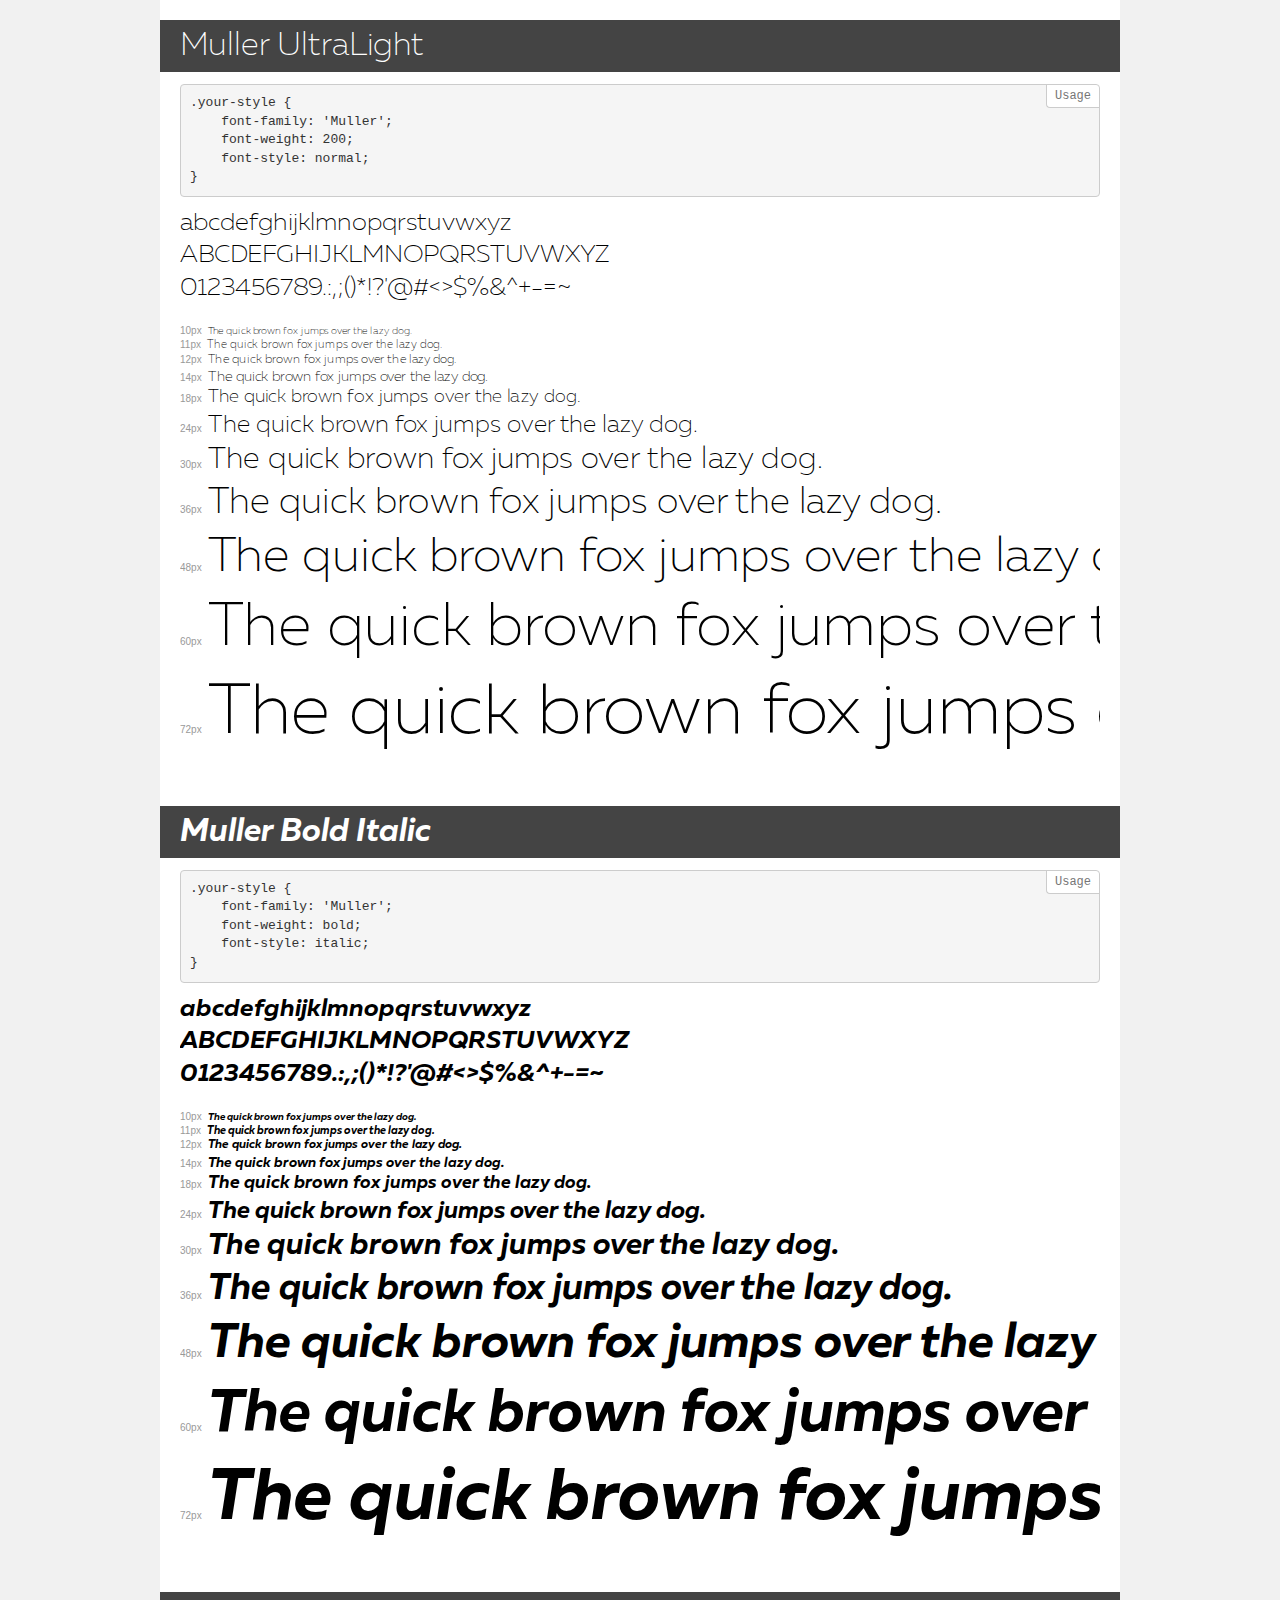
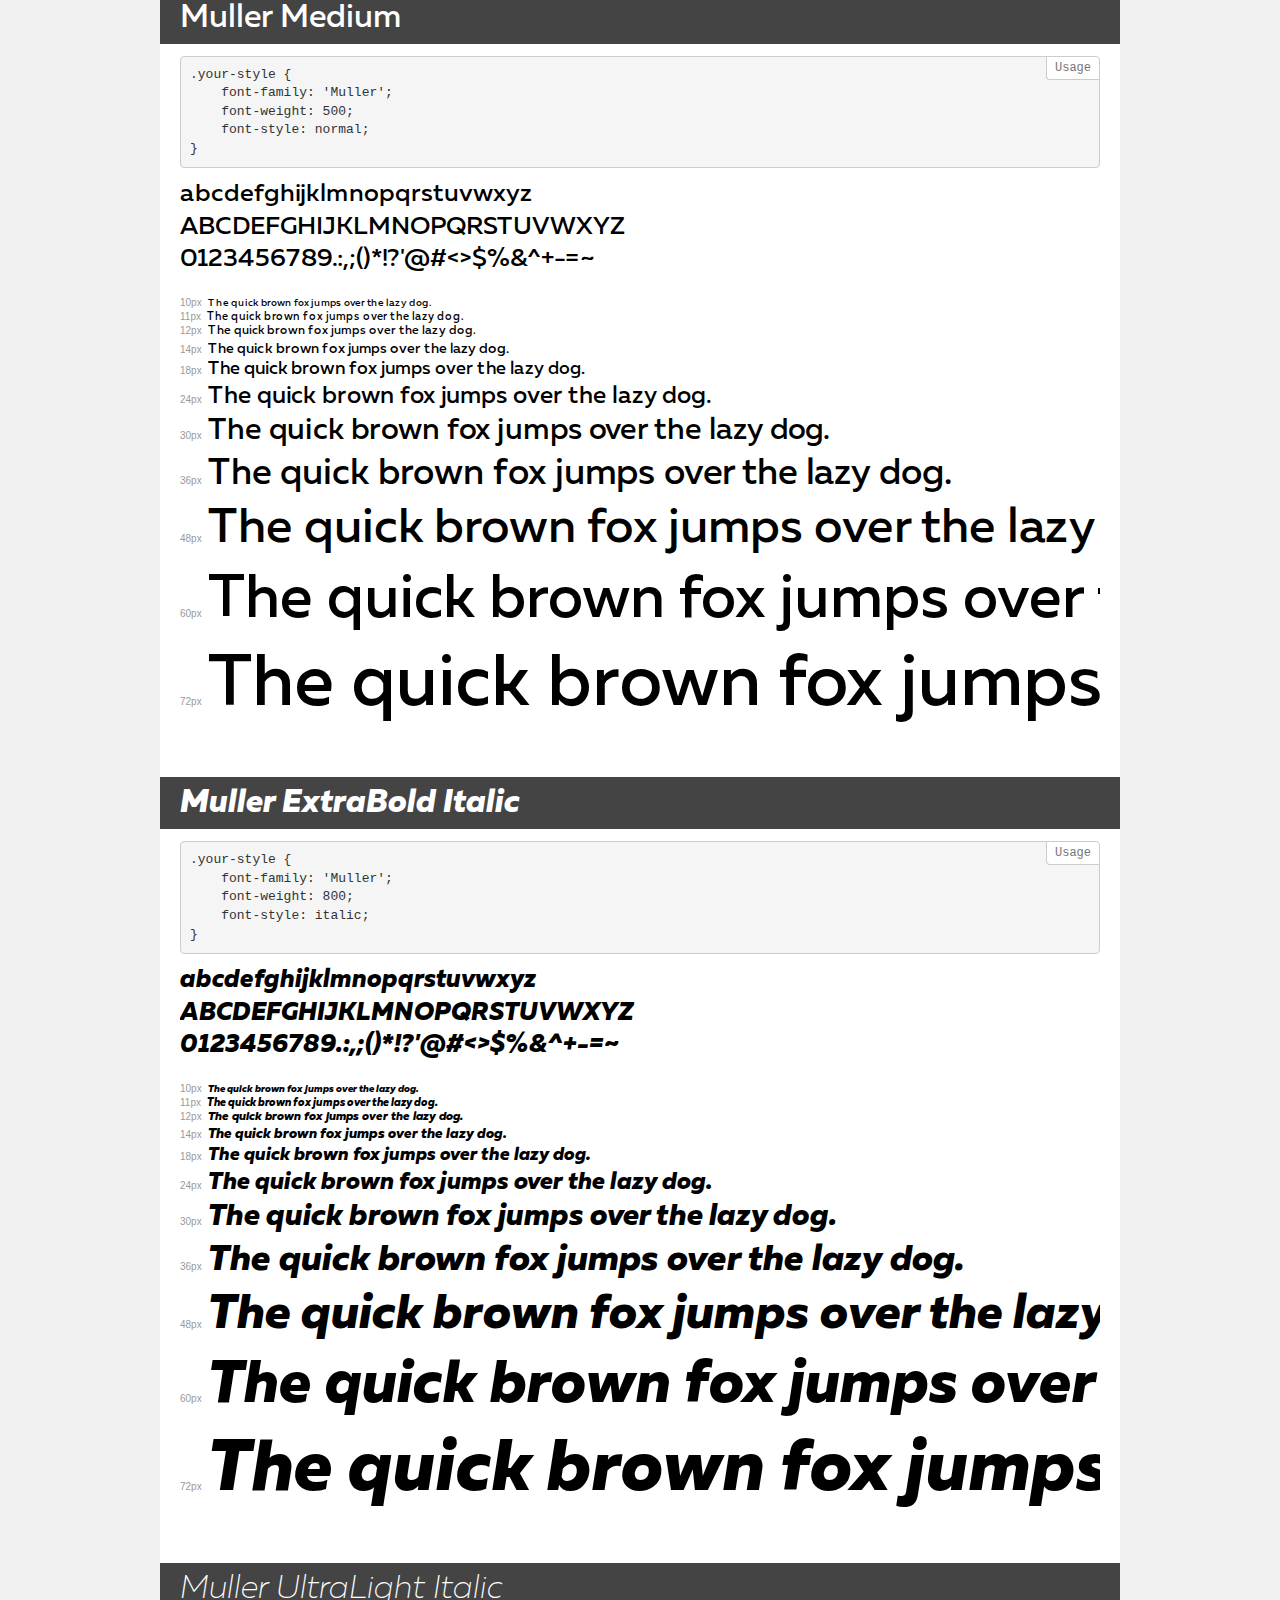
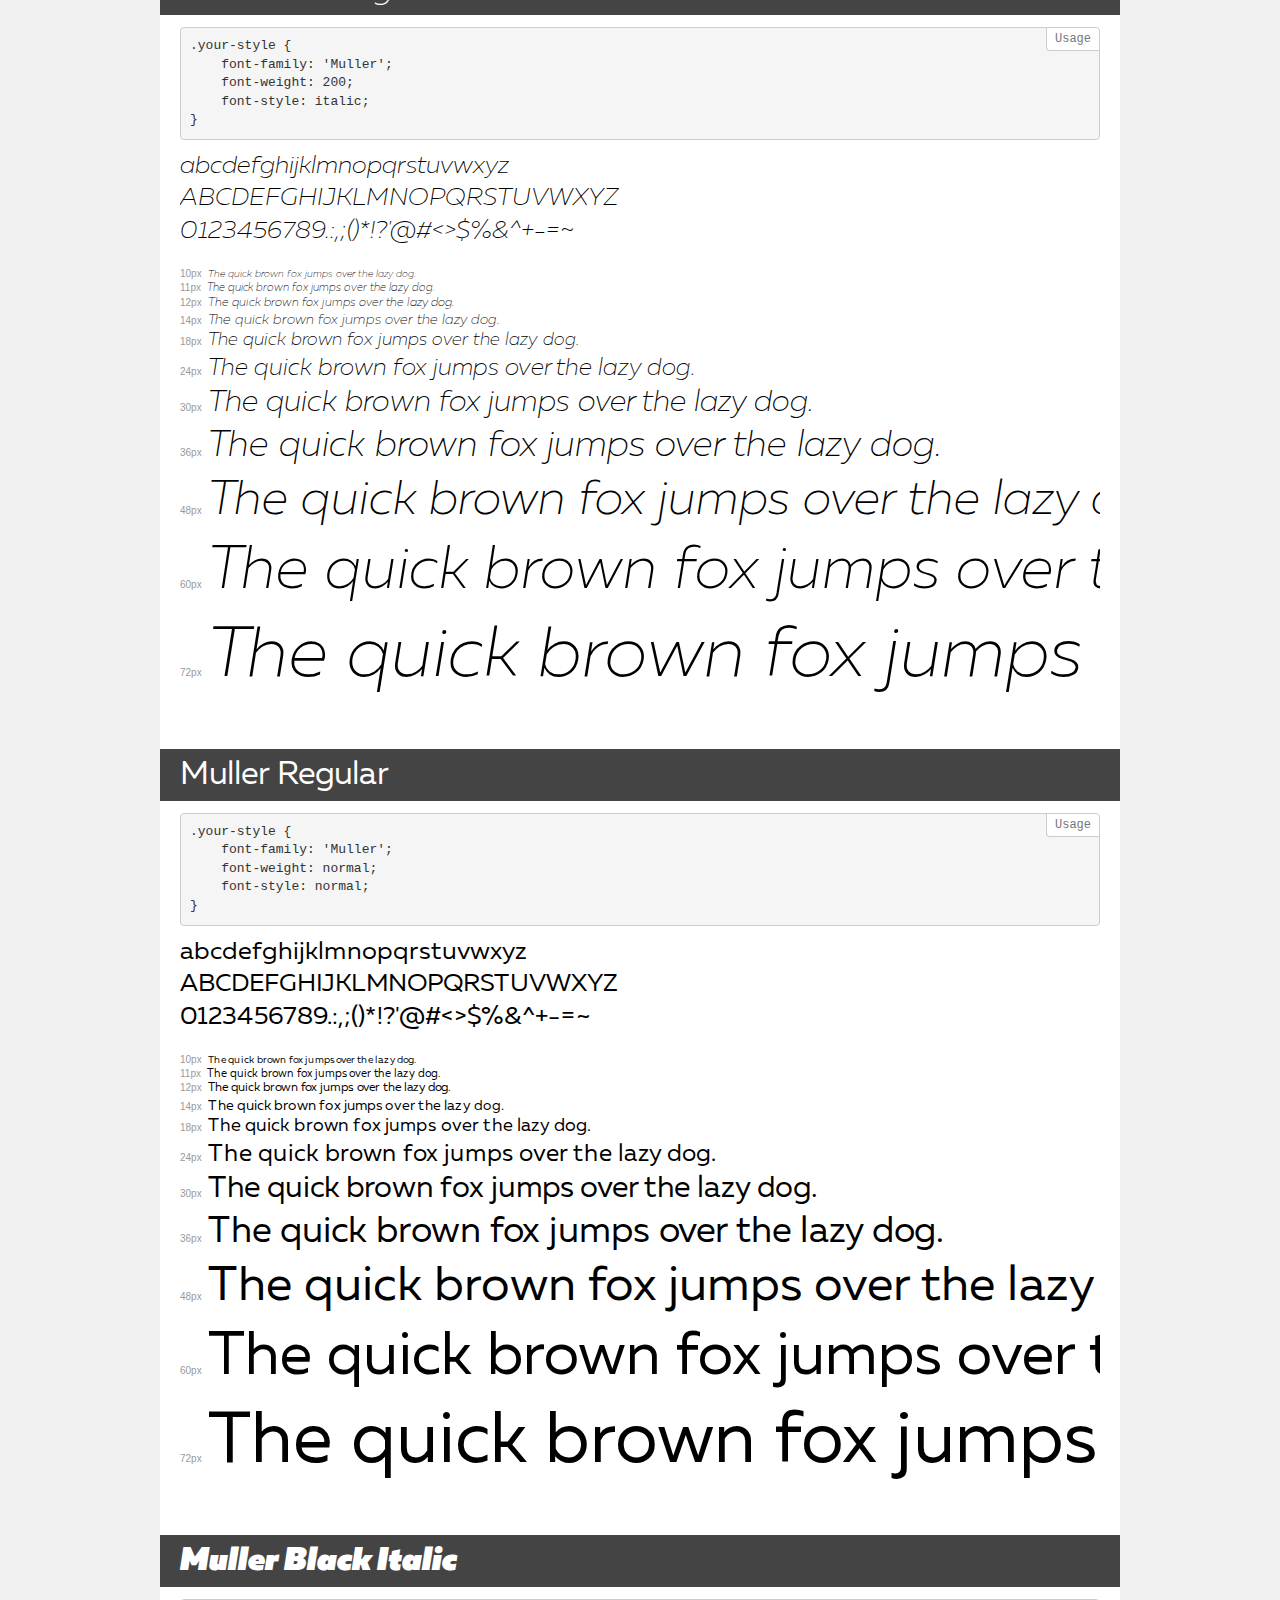
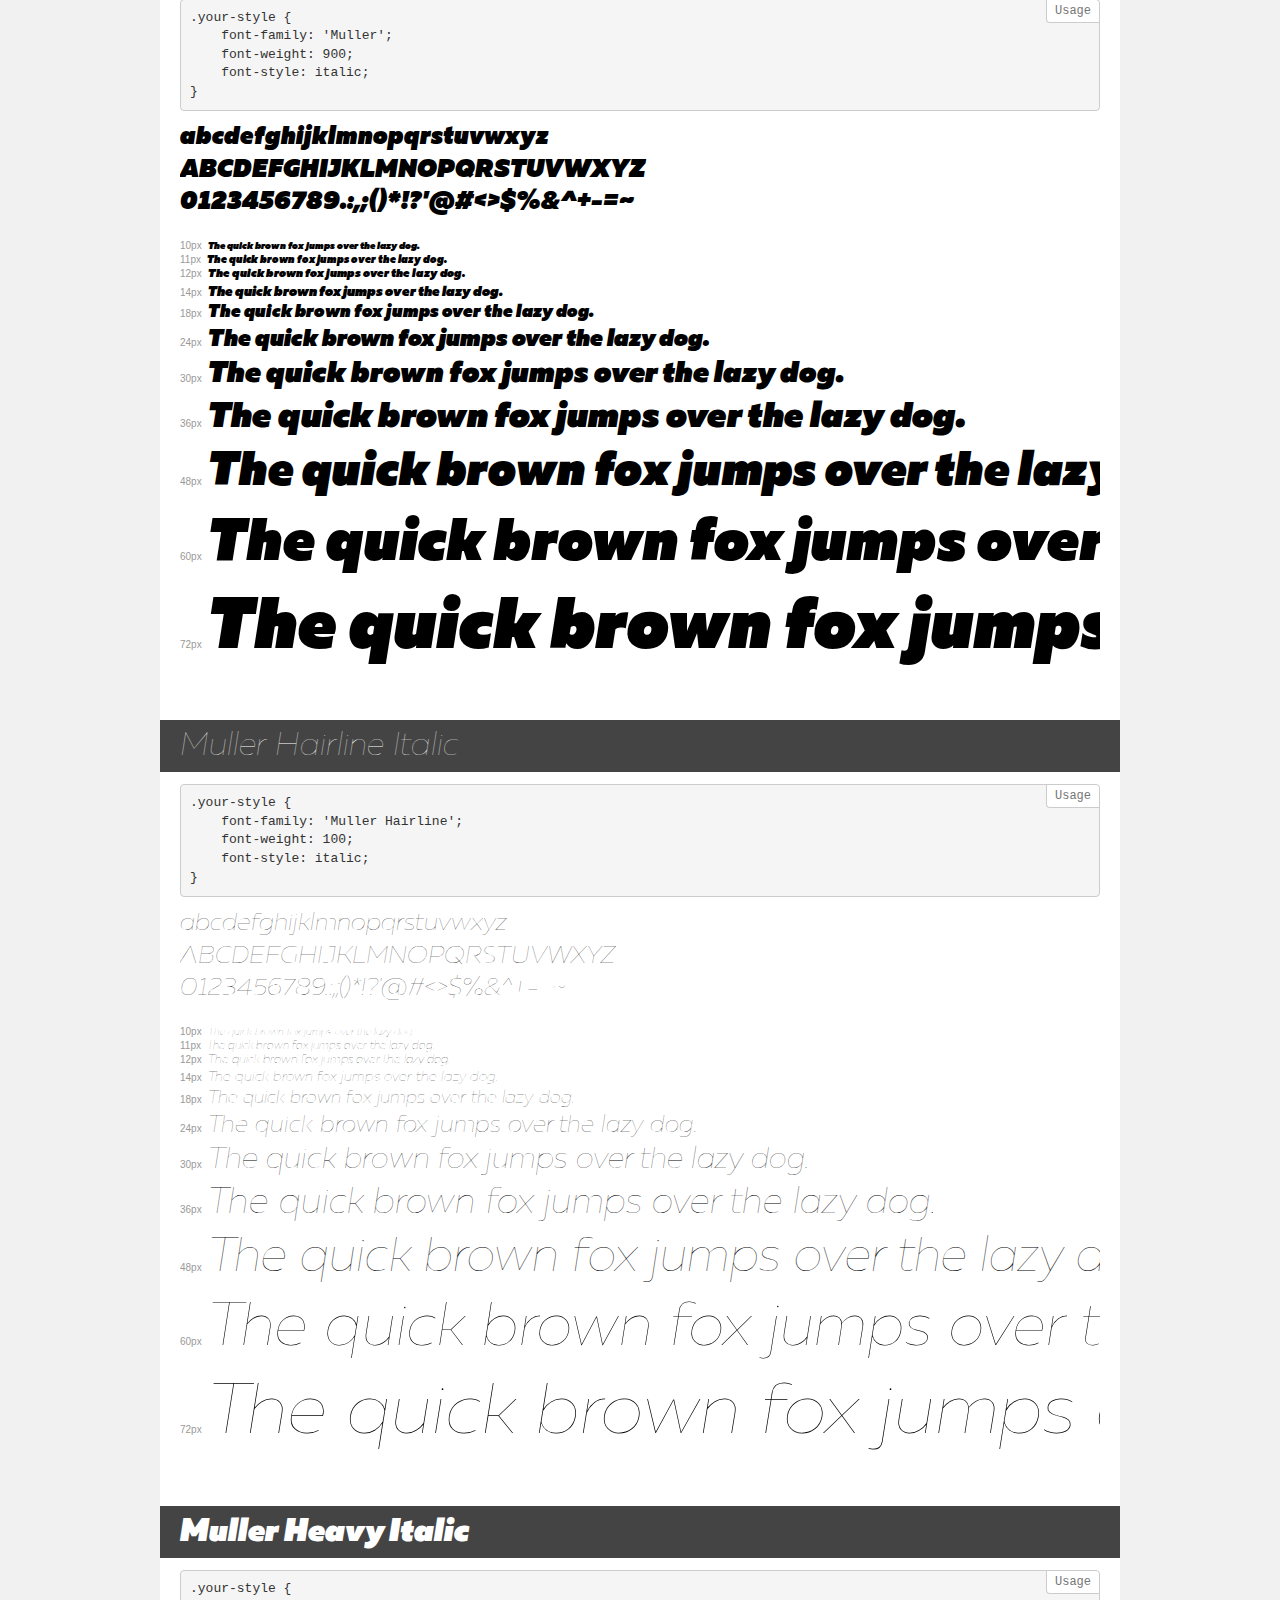
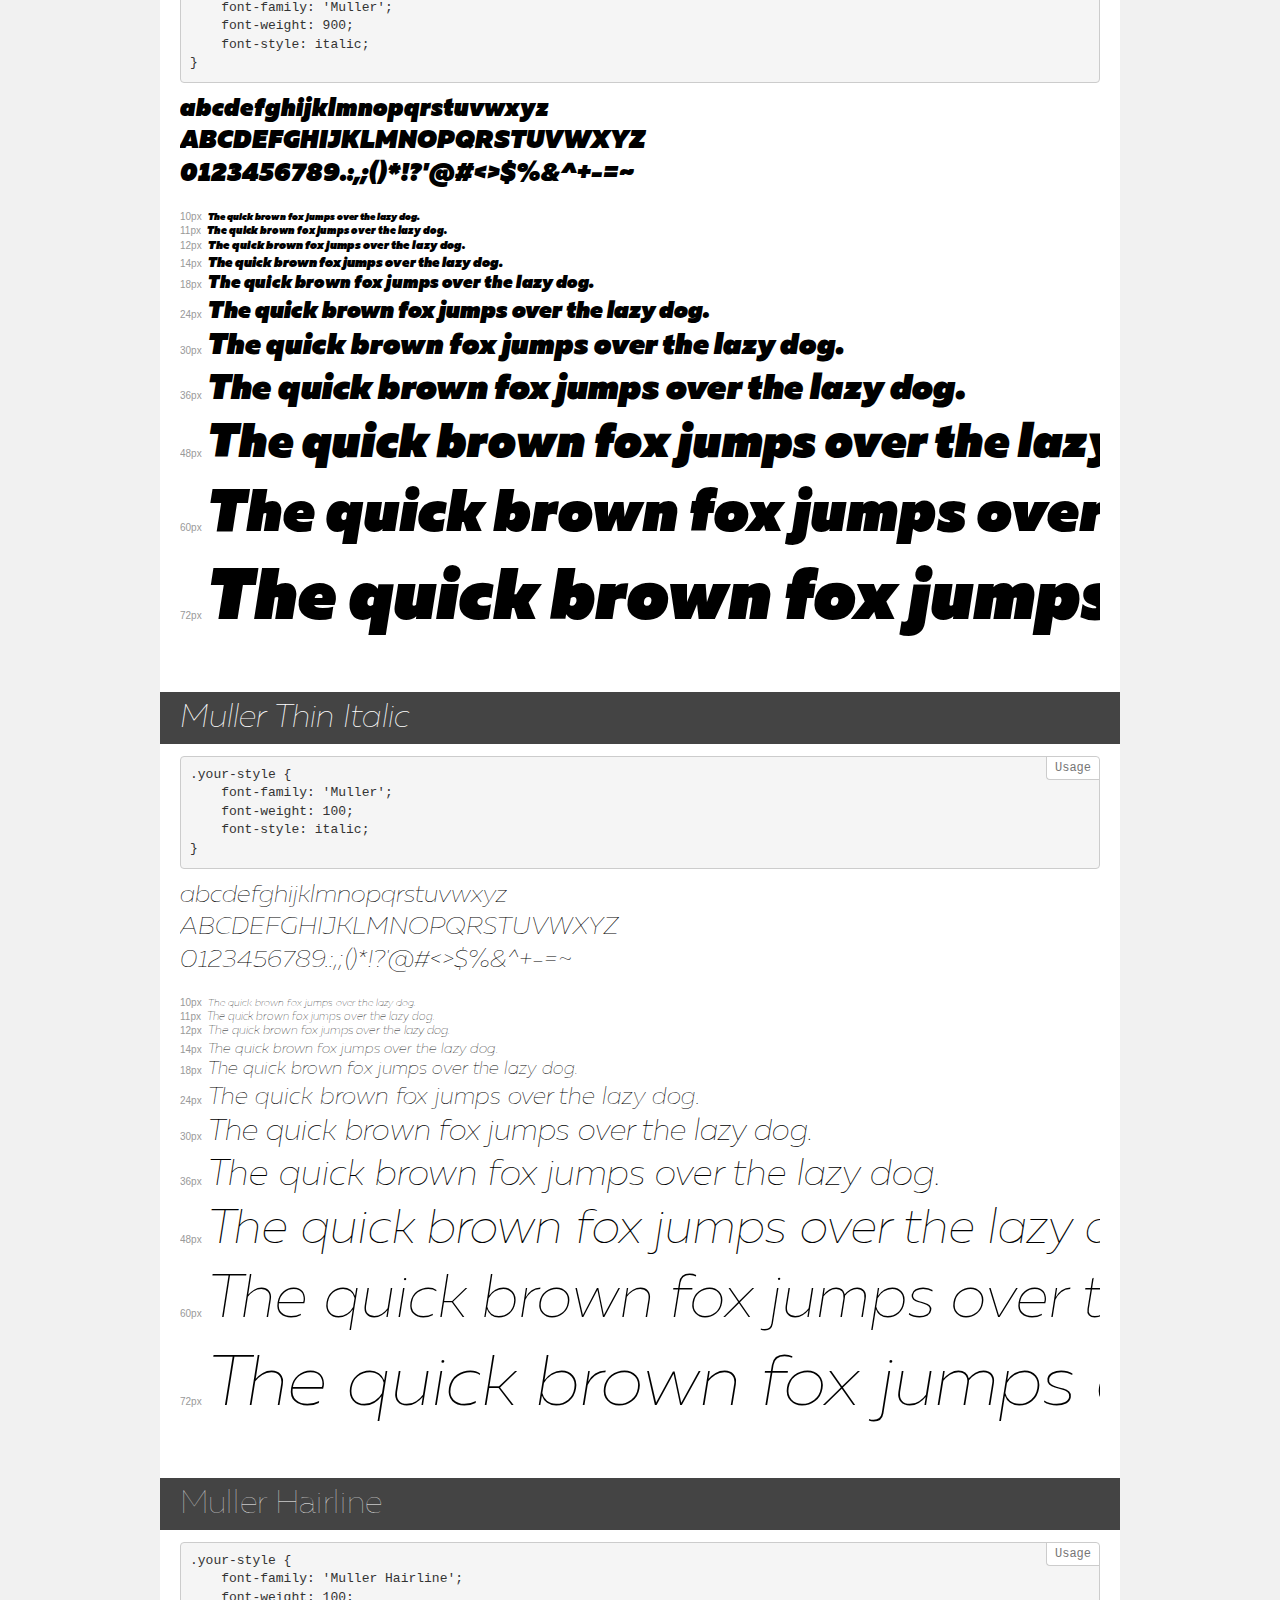
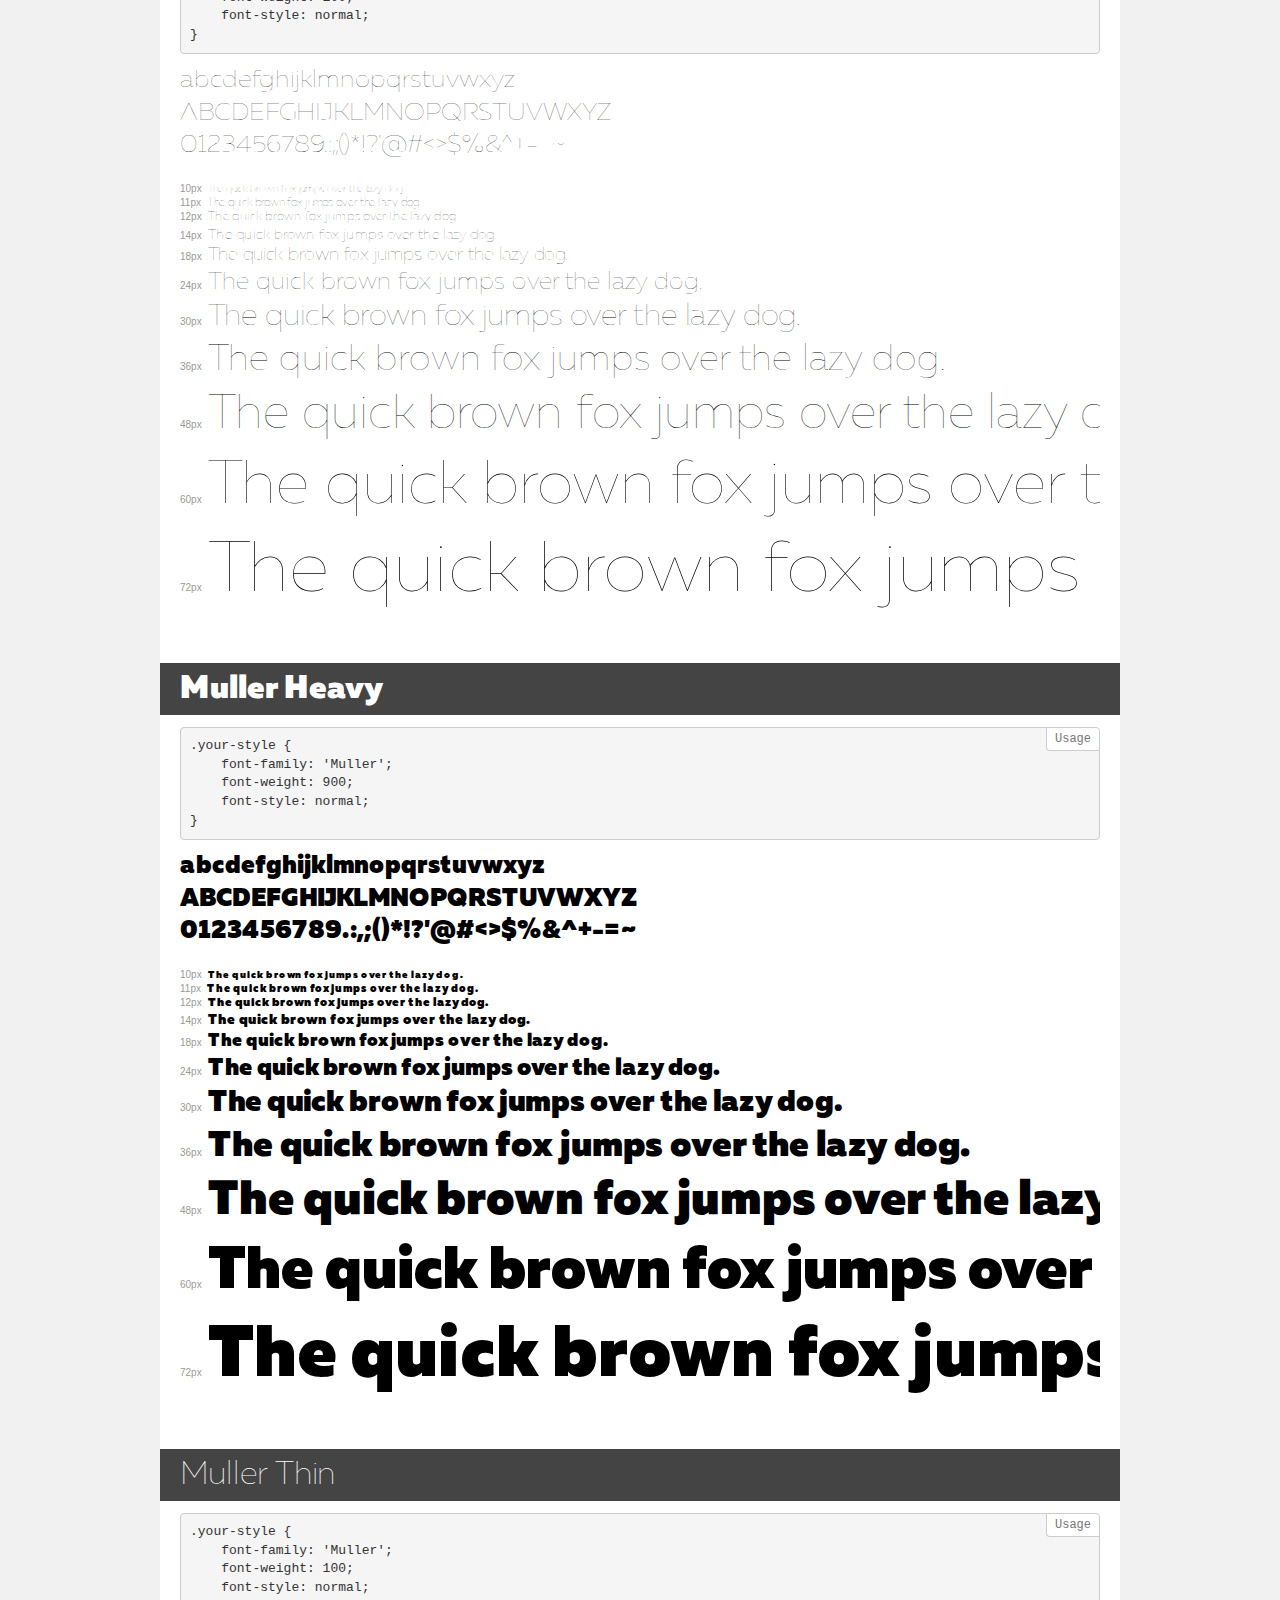
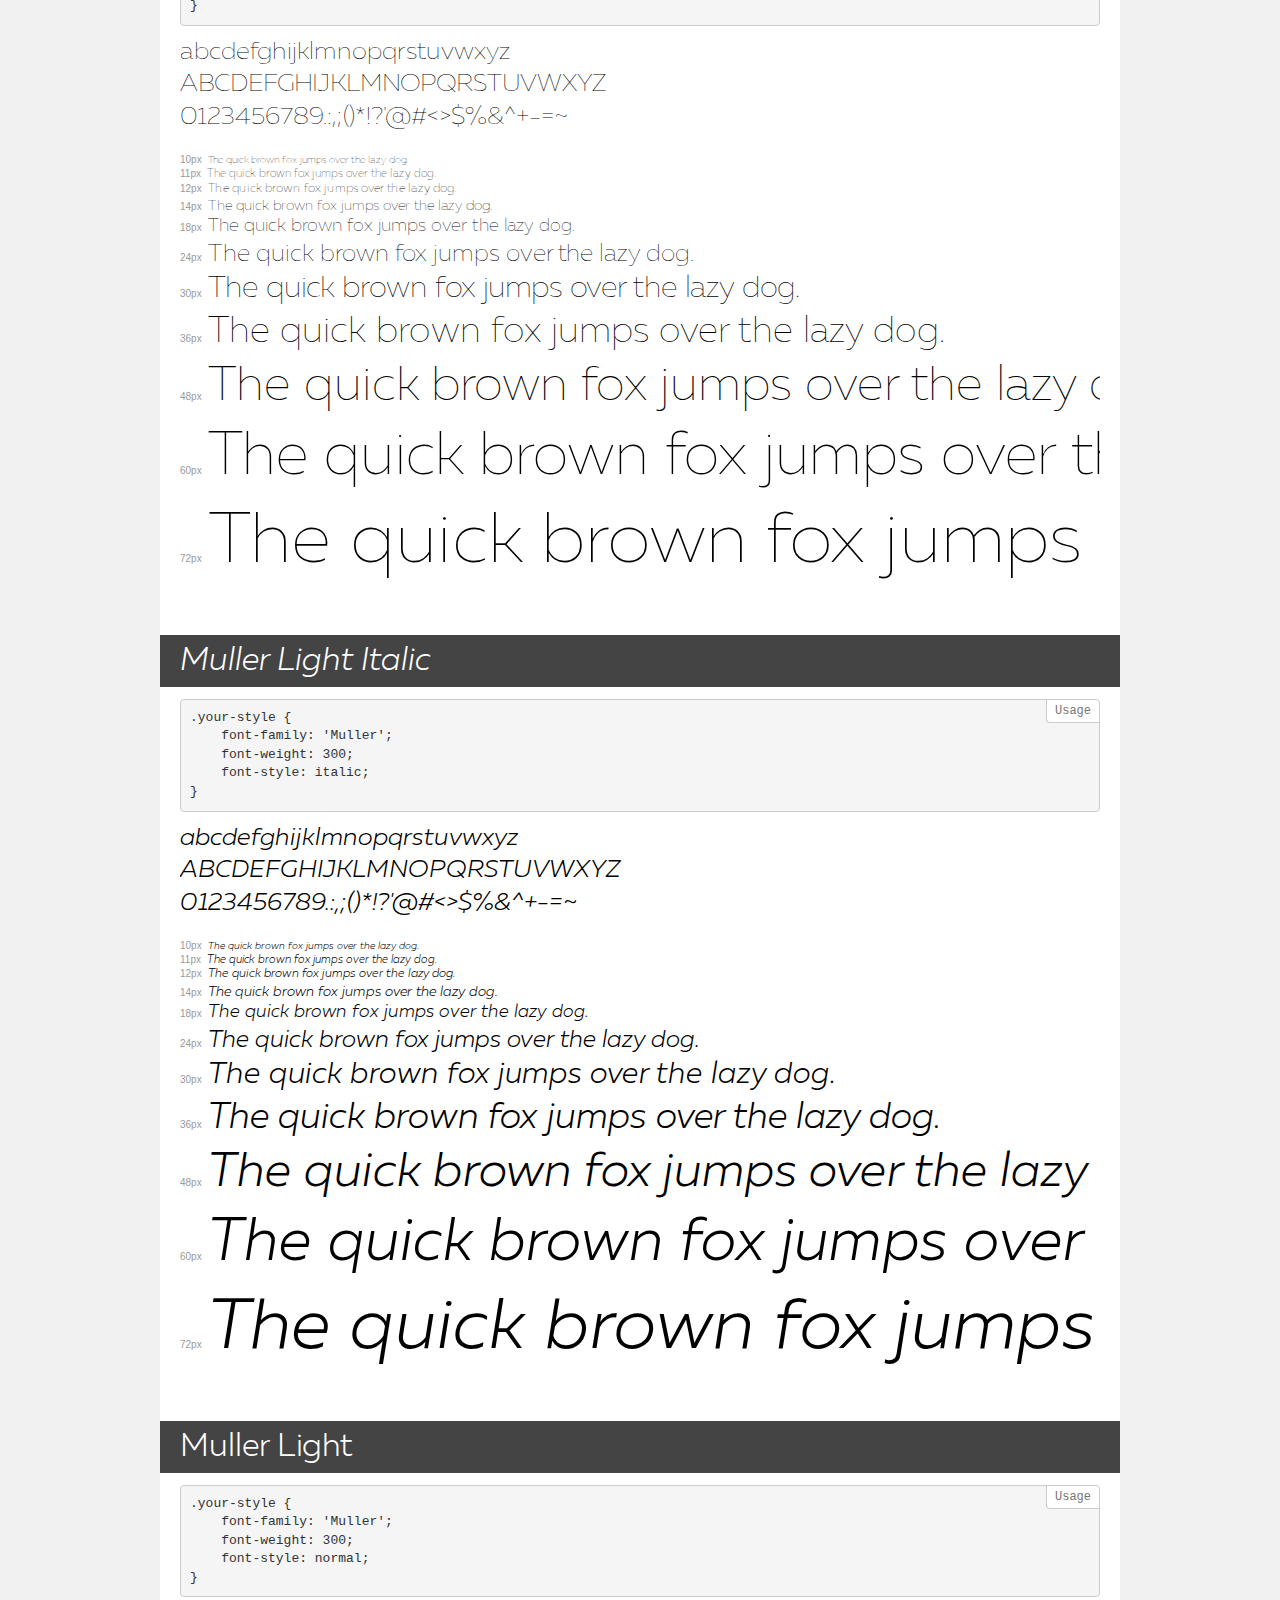
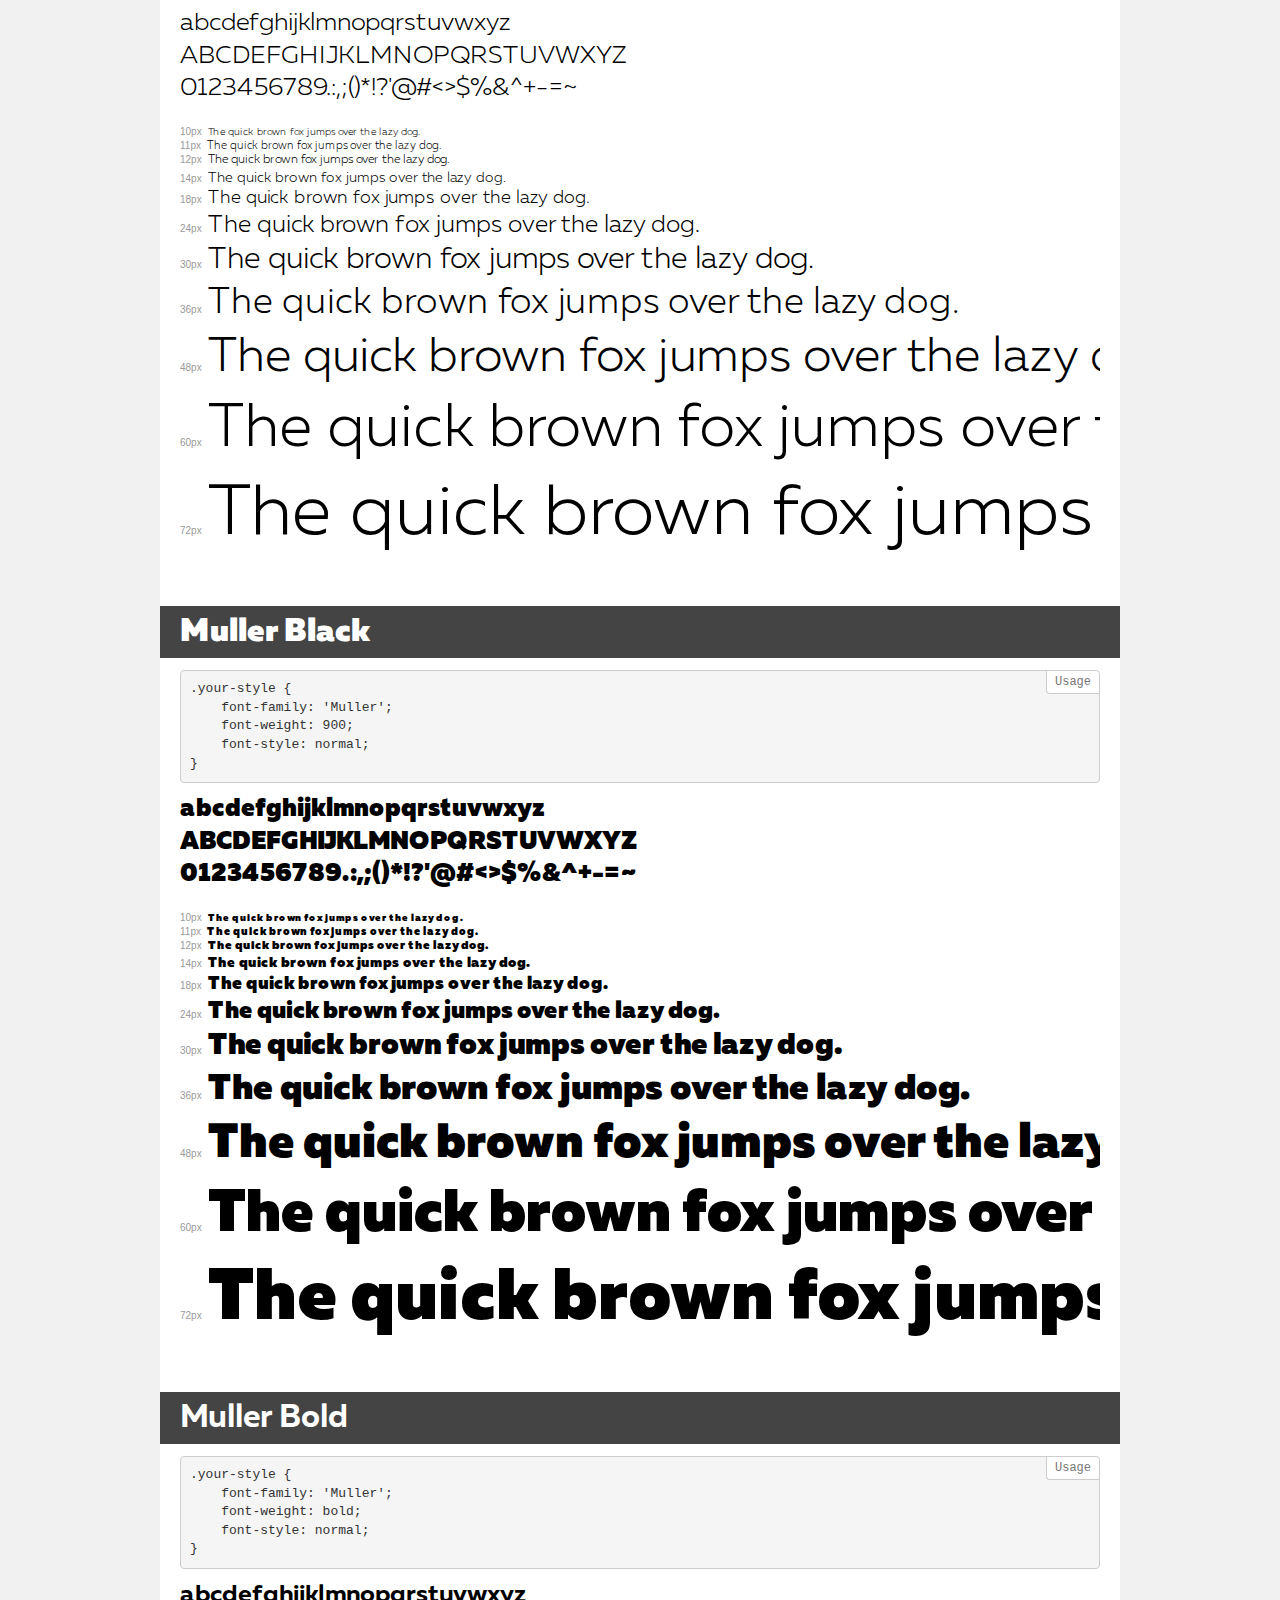
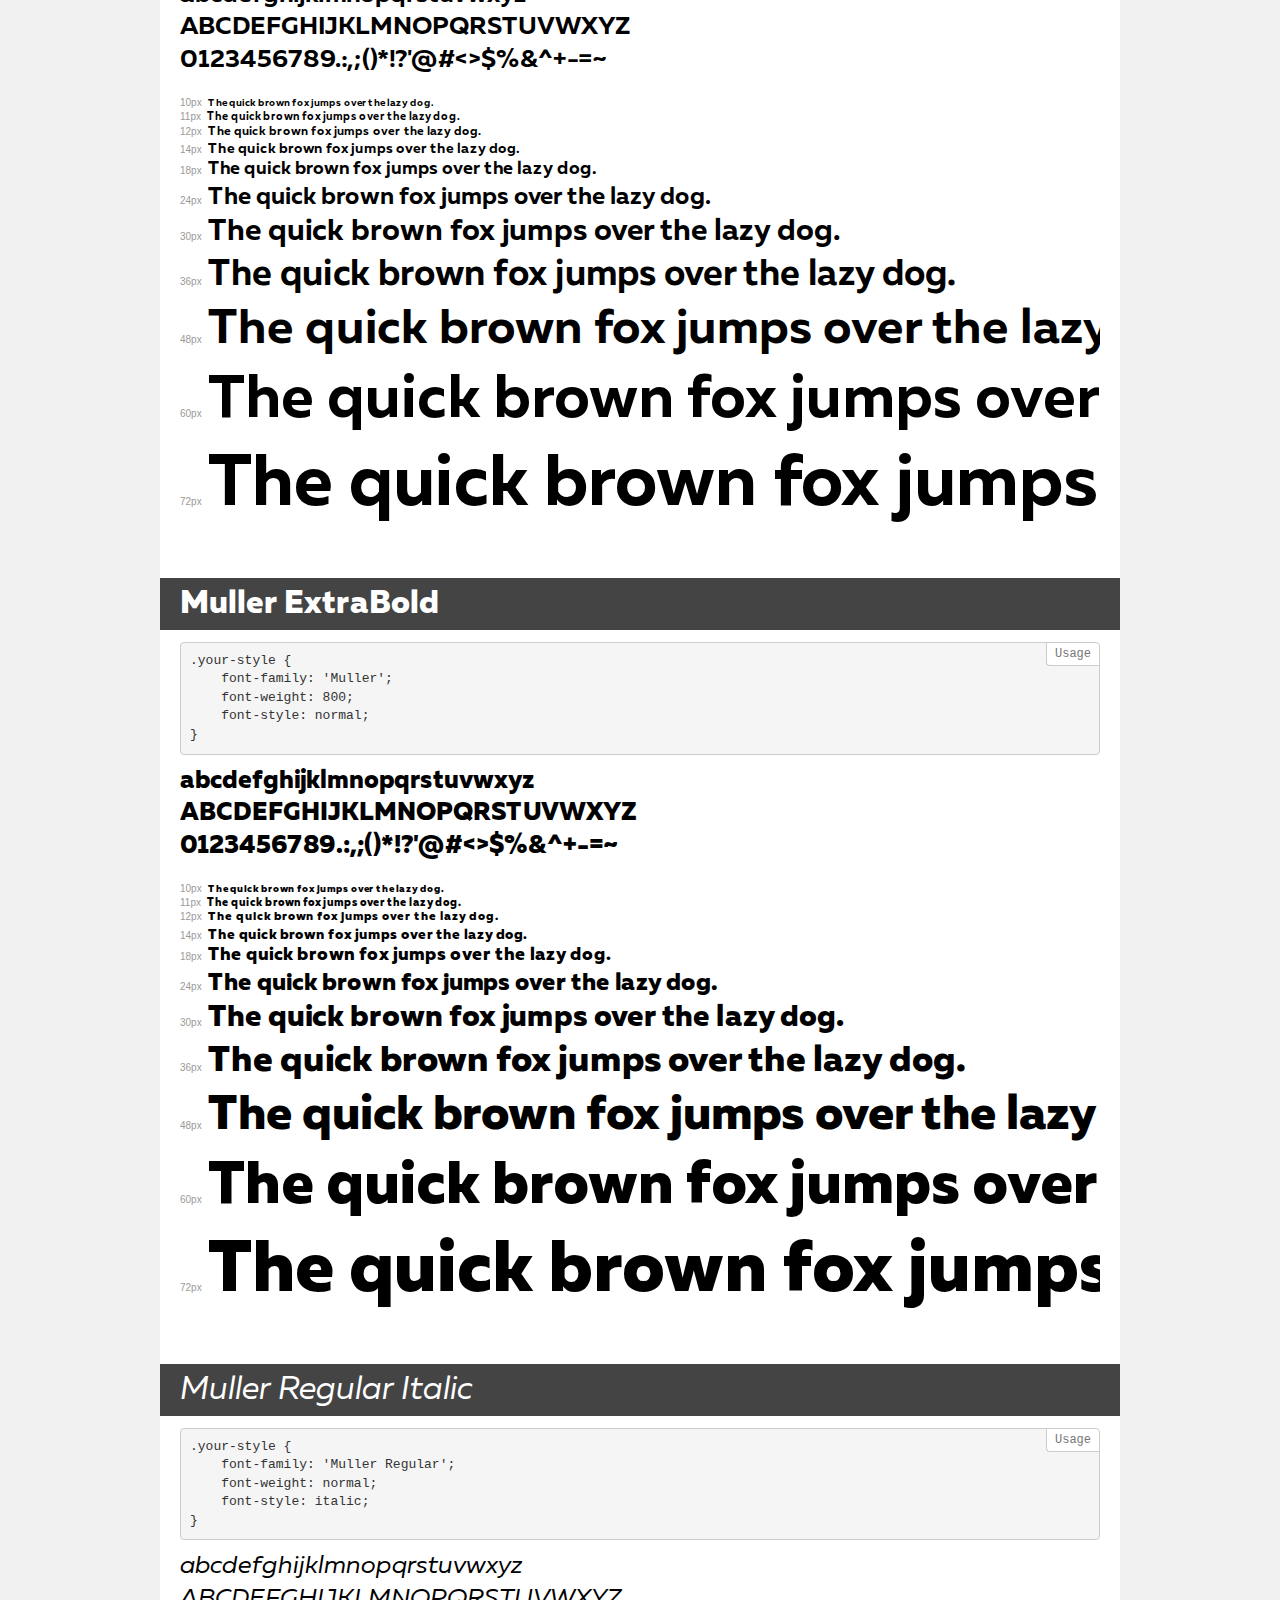
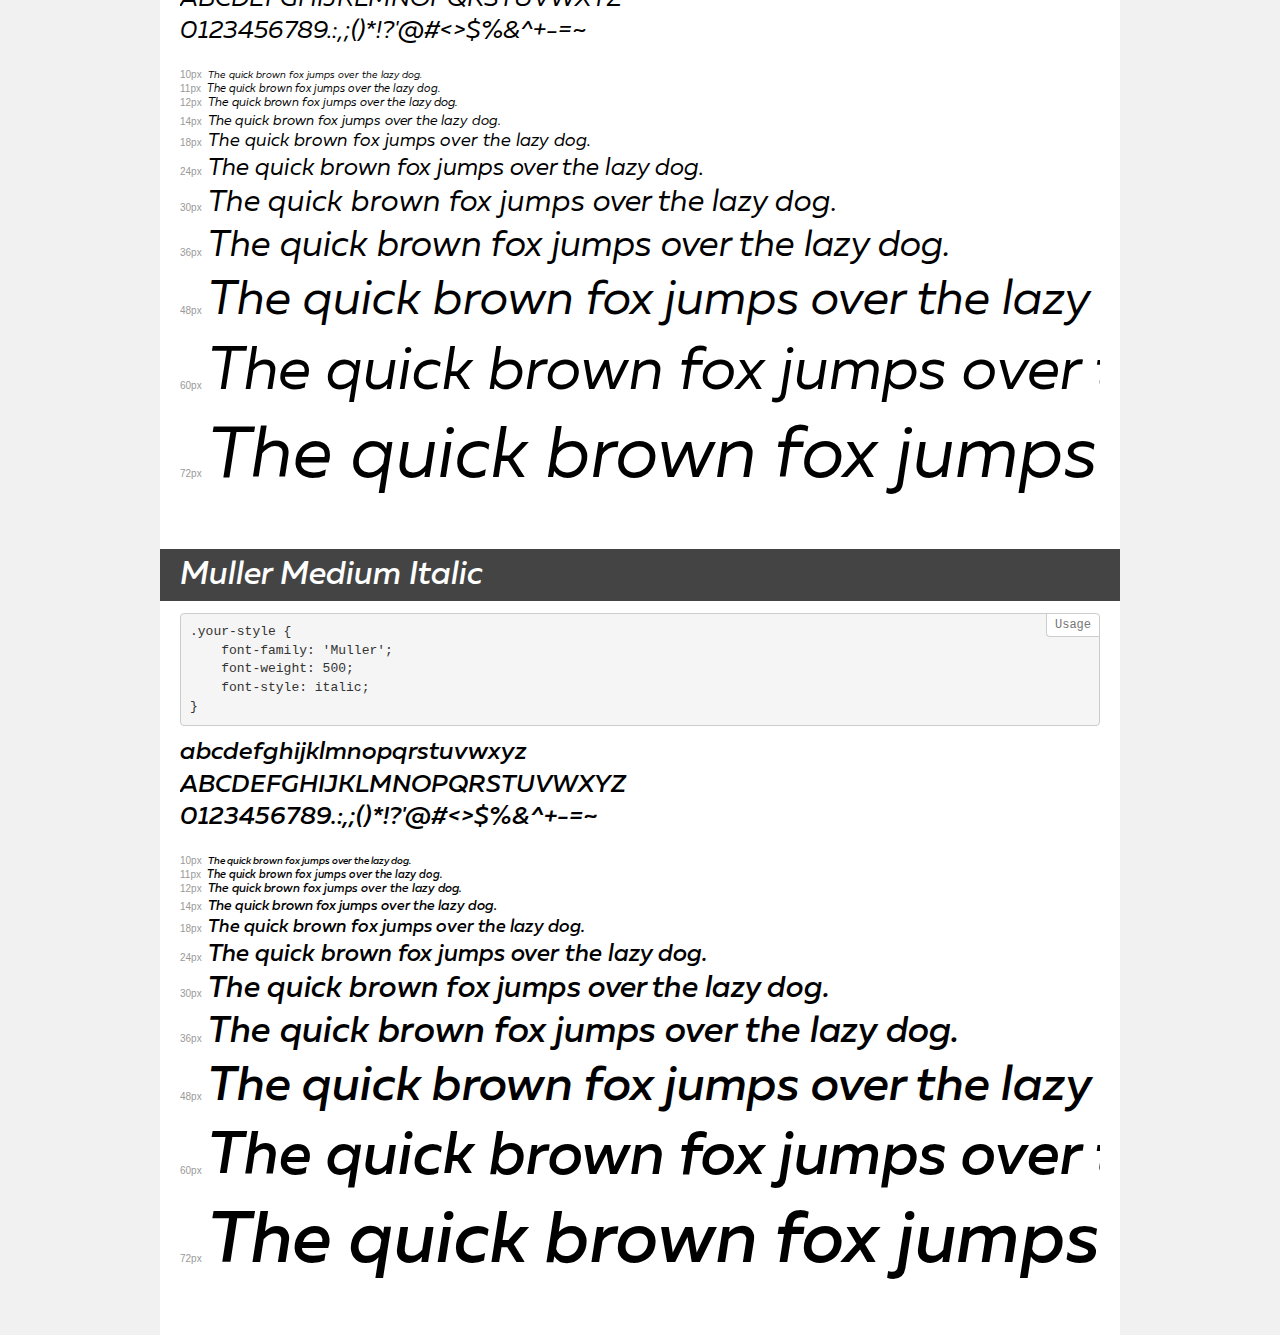
<file: colab/fonts/Muller/demo.html>
<!DOCTYPE html>
<html>
<head>
    <meta charset="utf-8">
    <meta http-equiv="X-UA-Compatible" content="IE=edge">
    <meta name="viewport" content="width=device-width, initial-scale=1">
    <meta name="robots" content="noindex, noarchive">
    <meta name="format-detection" content="telephone=no">
    <title>Transfonter demo</title>
    <link href="stylesheet.css" rel="stylesheet">
    <style>
        /*
        http://meyerweb.com/eric/tools/css/reset/
        v2.0 | 20110126
        License: none (public domain)
        */
        html, body, div, span, applet, object, iframe,
        h1, h2, h3, h4, h5, h6, p, blockquote, pre,
        a, abbr, acronym, address, big, cite, code,
        del, dfn, em, img, ins, kbd, q, s, samp,
        small, strike, strong, sub, sup, tt, var,
        b, u, i, center,
        dl, dt, dd, ol, ul, li,
        fieldset, form, label, legend,
        table, caption, tbody, tfoot, thead, tr, th, td,
        article, aside, canvas, details, embed,
        figure, figcaption, footer, header, hgroup,
        menu, nav, output, ruby, section, summary,
        time, mark, audio, video {
            margin: 0;
            padding: 0;
            border: 0;
            font-size: 100%;
            font: inherit;
            vertical-align: baseline;
        }
        /* HTML5 display-role reset for older browsers */
        article, aside, details, figcaption, figure,
        footer, header, hgroup, menu, nav, section {
            display: block;
        }
        body {
            line-height: 1;
        }
        ol, ul {
            list-style: none;
        }
        blockquote, q {
            quotes: none;
        }
        blockquote:before, blockquote:after,
        q:before, q:after {
            content: '';
            content: none;
        }
        table {
            border-collapse: collapse;
            border-spacing: 0;
        }
        /* common styles */
        body {
            background: #f1f1f1;
            color: #000;
        }
        .page {
            background: #fff;
            width: 920px;
            margin: 0 auto;
            padding: 20px 20px 0 20px;
            overflow: hidden;
        }
        .font-container {
            overflow-x: auto;
            overflow-y: hidden;
            margin-bottom: 40px;
            line-height: 1.3;
            white-space: nowrap;
            padding-bottom: 5px;
        }
        h1 {
            position: relative;
            background: #444;
            font-size: 32px;
            color: #fff;
            padding: 10px 20px;
            margin: 0 -20px 12px -20px;
        }
        .letters {
            font-size: 25px;
            margin-bottom: 20px;
        }
        .s10:before {
            content: '10px';
        }
        .s11:before {
            content: '11px';
        }
        .s12:before {
            content: '12px';
        }
        .s14:before {
            content: '14px';
        }
        .s18:before {
            content: '18px';
        }
        .s24:before {
            content: '24px';
        }
        .s30:before {
            content: '30px';
        }
        .s36:before {
            content: '36px';
        }
        .s48:before {
            content: '48px';
        }
        .s60:before {
            content: '60px';
        }
        .s72:before {
            content: '72px';
        }
        .s10:before, .s11:before, .s12:before, .s14:before,
        .s18:before, .s24:before, .s30:before, .s36:before,
        .s48:before, .s60:before, .s72:before {
            font-family: Arial, sans-serif;
            font-size: 10px;
            font-weight: normal;
            font-style: normal;
            color: #999;
            padding-right: 6px;
        }
        pre {
            display: block;
            position: relative;
            padding: 9px;
            margin: 0 0 10px;
            font-family: Monaco, Menlo, Consolas, "Courier New", monospace !important;
            font-size: 13px;
            line-height: 1.428571429;
            color: #333;
            font-weight: normal !important;
            font-style: normal !important;
            background-color: #f5f5f5;
            border: 1px solid #ccc;
            overflow-x: auto;
            border-radius: 4px;
        }
        pre:after {
            display: block;
            position: absolute;
            right: 0;
            top: 0;
            content: 'Usage';
            line-height: 1;
            padding: 5px 8px;
            font-size: 12px;
            color: #767676;
            background-color: #fff;
            border: 1px solid #ccc;
            border-right: none;
            border-top: none;
            border-radius: 0 4px 0 4px;
            z-index: 10;
        }
        /* responsive */
        @media (max-width: 959px) {
            .page {
                width: auto;
                margin: 0;
            }
        }
    </style>
</head>
<body>
<div class="page">
    <div class="demo" style="font-family: 'Muller'; font-weight: 200; font-style: normal;">
        <h1>Muller UltraLight</h1>
        <pre>.your-style {
    font-family: 'Muller';
    font-weight: 200;
    font-style: normal;
}</pre>
        <div class="font-container">
            <p class="letters">
                abcdefghijklmnopqrstuvwxyz<br>
ABCDEFGHIJKLMNOPQRSTUVWXYZ<br>
                0123456789.:,;()*!?'@#<>$%&^+-=~
            </p>
            <p class="s10" style="font-size: 10px;">The quick brown fox jumps over the lazy dog.</p>
            <p class="s11" style="font-size: 11px;">The quick brown fox jumps over the lazy dog.</p>
            <p class="s12" style="font-size: 12px;">The quick brown fox jumps over the lazy dog.</p>
            <p class="s14" style="font-size: 14px;">The quick brown fox jumps over the lazy dog.</p>
            <p class="s18" style="font-size: 18px;">The quick brown fox jumps over the lazy dog.</p>
            <p class="s24" style="font-size: 24px;">The quick brown fox jumps over the lazy dog.</p>
            <p class="s30" style="font-size: 30px;">The quick brown fox jumps over the lazy dog.</p>
            <p class="s36" style="font-size: 36px;">The quick brown fox jumps over the lazy dog.</p>
            <p class="s48" style="font-size: 48px;">The quick brown fox jumps over the lazy dog.</p>
            <p class="s60" style="font-size: 60px;">The quick brown fox jumps over the lazy dog.</p>
            <p class="s72" style="font-size: 72px;">The quick brown fox jumps over the lazy dog.</p>
        </div>
    </div>
    <div class="demo" style="font-family: 'Muller'; font-weight: bold; font-style: italic;">
        <h1>Muller Bold Italic</h1>
        <pre>.your-style {
    font-family: 'Muller';
    font-weight: bold;
    font-style: italic;
}</pre>
        <div class="font-container">
            <p class="letters">
                abcdefghijklmnopqrstuvwxyz<br>
ABCDEFGHIJKLMNOPQRSTUVWXYZ<br>
                0123456789.:,;()*!?'@#<>$%&^+-=~
            </p>
            <p class="s10" style="font-size: 10px;">The quick brown fox jumps over the lazy dog.</p>
            <p class="s11" style="font-size: 11px;">The quick brown fox jumps over the lazy dog.</p>
            <p class="s12" style="font-size: 12px;">The quick brown fox jumps over the lazy dog.</p>
            <p class="s14" style="font-size: 14px;">The quick brown fox jumps over the lazy dog.</p>
            <p class="s18" style="font-size: 18px;">The quick brown fox jumps over the lazy dog.</p>
            <p class="s24" style="font-size: 24px;">The quick brown fox jumps over the lazy dog.</p>
            <p class="s30" style="font-size: 30px;">The quick brown fox jumps over the lazy dog.</p>
            <p class="s36" style="font-size: 36px;">The quick brown fox jumps over the lazy dog.</p>
            <p class="s48" style="font-size: 48px;">The quick brown fox jumps over the lazy dog.</p>
            <p class="s60" style="font-size: 60px;">The quick brown fox jumps over the lazy dog.</p>
            <p class="s72" style="font-size: 72px;">The quick brown fox jumps over the lazy dog.</p>
        </div>
    </div>
    <div class="demo" style="font-family: 'Muller'; font-weight: 500; font-style: normal;">
        <h1>Muller Medium</h1>
        <pre>.your-style {
    font-family: 'Muller';
    font-weight: 500;
    font-style: normal;
}</pre>
        <div class="font-container">
            <p class="letters">
                abcdefghijklmnopqrstuvwxyz<br>
ABCDEFGHIJKLMNOPQRSTUVWXYZ<br>
                0123456789.:,;()*!?'@#<>$%&^+-=~
            </p>
            <p class="s10" style="font-size: 10px;">The quick brown fox jumps over the lazy dog.</p>
            <p class="s11" style="font-size: 11px;">The quick brown fox jumps over the lazy dog.</p>
            <p class="s12" style="font-size: 12px;">The quick brown fox jumps over the lazy dog.</p>
            <p class="s14" style="font-size: 14px;">The quick brown fox jumps over the lazy dog.</p>
            <p class="s18" style="font-size: 18px;">The quick brown fox jumps over the lazy dog.</p>
            <p class="s24" style="font-size: 24px;">The quick brown fox jumps over the lazy dog.</p>
            <p class="s30" style="font-size: 30px;">The quick brown fox jumps over the lazy dog.</p>
            <p class="s36" style="font-size: 36px;">The quick brown fox jumps over the lazy dog.</p>
            <p class="s48" style="font-size: 48px;">The quick brown fox jumps over the lazy dog.</p>
            <p class="s60" style="font-size: 60px;">The quick brown fox jumps over the lazy dog.</p>
            <p class="s72" style="font-size: 72px;">The quick brown fox jumps over the lazy dog.</p>
        </div>
    </div>
    <div class="demo" style="font-family: 'Muller'; font-weight: 800; font-style: italic;">
        <h1>Muller ExtraBold Italic</h1>
        <pre>.your-style {
    font-family: 'Muller';
    font-weight: 800;
    font-style: italic;
}</pre>
        <div class="font-container">
            <p class="letters">
                abcdefghijklmnopqrstuvwxyz<br>
ABCDEFGHIJKLMNOPQRSTUVWXYZ<br>
                0123456789.:,;()*!?'@#<>$%&^+-=~
            </p>
            <p class="s10" style="font-size: 10px;">The quick brown fox jumps over the lazy dog.</p>
            <p class="s11" style="font-size: 11px;">The quick brown fox jumps over the lazy dog.</p>
            <p class="s12" style="font-size: 12px;">The quick brown fox jumps over the lazy dog.</p>
            <p class="s14" style="font-size: 14px;">The quick brown fox jumps over the lazy dog.</p>
            <p class="s18" style="font-size: 18px;">The quick brown fox jumps over the lazy dog.</p>
            <p class="s24" style="font-size: 24px;">The quick brown fox jumps over the lazy dog.</p>
            <p class="s30" style="font-size: 30px;">The quick brown fox jumps over the lazy dog.</p>
            <p class="s36" style="font-size: 36px;">The quick brown fox jumps over the lazy dog.</p>
            <p class="s48" style="font-size: 48px;">The quick brown fox jumps over the lazy dog.</p>
            <p class="s60" style="font-size: 60px;">The quick brown fox jumps over the lazy dog.</p>
            <p class="s72" style="font-size: 72px;">The quick brown fox jumps over the lazy dog.</p>
        </div>
    </div>
    <div class="demo" style="font-family: 'Muller'; font-weight: 200; font-style: italic;">
        <h1>Muller UltraLight Italic</h1>
        <pre>.your-style {
    font-family: 'Muller';
    font-weight: 200;
    font-style: italic;
}</pre>
        <div class="font-container">
            <p class="letters">
                abcdefghijklmnopqrstuvwxyz<br>
ABCDEFGHIJKLMNOPQRSTUVWXYZ<br>
                0123456789.:,;()*!?'@#<>$%&^+-=~
            </p>
            <p class="s10" style="font-size: 10px;">The quick brown fox jumps over the lazy dog.</p>
            <p class="s11" style="font-size: 11px;">The quick brown fox jumps over the lazy dog.</p>
            <p class="s12" style="font-size: 12px;">The quick brown fox jumps over the lazy dog.</p>
            <p class="s14" style="font-size: 14px;">The quick brown fox jumps over the lazy dog.</p>
            <p class="s18" style="font-size: 18px;">The quick brown fox jumps over the lazy dog.</p>
            <p class="s24" style="font-size: 24px;">The quick brown fox jumps over the lazy dog.</p>
            <p class="s30" style="font-size: 30px;">The quick brown fox jumps over the lazy dog.</p>
            <p class="s36" style="font-size: 36px;">The quick brown fox jumps over the lazy dog.</p>
            <p class="s48" style="font-size: 48px;">The quick brown fox jumps over the lazy dog.</p>
            <p class="s60" style="font-size: 60px;">The quick brown fox jumps over the lazy dog.</p>
            <p class="s72" style="font-size: 72px;">The quick brown fox jumps over the lazy dog.</p>
        </div>
    </div>
    <div class="demo" style="font-family: 'Muller'; font-weight: normal; font-style: normal;">
        <h1>Muller Regular</h1>
        <pre>.your-style {
    font-family: 'Muller';
    font-weight: normal;
    font-style: normal;
}</pre>
        <div class="font-container">
            <p class="letters">
                abcdefghijklmnopqrstuvwxyz<br>
ABCDEFGHIJKLMNOPQRSTUVWXYZ<br>
                0123456789.:,;()*!?'@#<>$%&^+-=~
            </p>
            <p class="s10" style="font-size: 10px;">The quick brown fox jumps over the lazy dog.</p>
            <p class="s11" style="font-size: 11px;">The quick brown fox jumps over the lazy dog.</p>
            <p class="s12" style="font-size: 12px;">The quick brown fox jumps over the lazy dog.</p>
            <p class="s14" style="font-size: 14px;">The quick brown fox jumps over the lazy dog.</p>
            <p class="s18" style="font-size: 18px;">The quick brown fox jumps over the lazy dog.</p>
            <p class="s24" style="font-size: 24px;">The quick brown fox jumps over the lazy dog.</p>
            <p class="s30" style="font-size: 30px;">The quick brown fox jumps over the lazy dog.</p>
            <p class="s36" style="font-size: 36px;">The quick brown fox jumps over the lazy dog.</p>
            <p class="s48" style="font-size: 48px;">The quick brown fox jumps over the lazy dog.</p>
            <p class="s60" style="font-size: 60px;">The quick brown fox jumps over the lazy dog.</p>
            <p class="s72" style="font-size: 72px;">The quick brown fox jumps over the lazy dog.</p>
        </div>
    </div>
    <div class="demo" style="font-family: 'Muller'; font-weight: 900; font-style: italic;">
        <h1>Muller Black Italic</h1>
        <pre>.your-style {
    font-family: 'Muller';
    font-weight: 900;
    font-style: italic;
}</pre>
        <div class="font-container">
            <p class="letters">
                abcdefghijklmnopqrstuvwxyz<br>
ABCDEFGHIJKLMNOPQRSTUVWXYZ<br>
                0123456789.:,;()*!?'@#<>$%&^+-=~
            </p>
            <p class="s10" style="font-size: 10px;">The quick brown fox jumps over the lazy dog.</p>
            <p class="s11" style="font-size: 11px;">The quick brown fox jumps over the lazy dog.</p>
            <p class="s12" style="font-size: 12px;">The quick brown fox jumps over the lazy dog.</p>
            <p class="s14" style="font-size: 14px;">The quick brown fox jumps over the lazy dog.</p>
            <p class="s18" style="font-size: 18px;">The quick brown fox jumps over the lazy dog.</p>
            <p class="s24" style="font-size: 24px;">The quick brown fox jumps over the lazy dog.</p>
            <p class="s30" style="font-size: 30px;">The quick brown fox jumps over the lazy dog.</p>
            <p class="s36" style="font-size: 36px;">The quick brown fox jumps over the lazy dog.</p>
            <p class="s48" style="font-size: 48px;">The quick brown fox jumps over the lazy dog.</p>
            <p class="s60" style="font-size: 60px;">The quick brown fox jumps over the lazy dog.</p>
            <p class="s72" style="font-size: 72px;">The quick brown fox jumps over the lazy dog.</p>
        </div>
    </div>
    <div class="demo" style="font-family: 'Muller Hairline'; font-weight: 100; font-style: italic;">
        <h1>Muller Hairline Italic</h1>
        <pre>.your-style {
    font-family: 'Muller Hairline';
    font-weight: 100;
    font-style: italic;
}</pre>
        <div class="font-container">
            <p class="letters">
                abcdefghijklmnopqrstuvwxyz<br>
ABCDEFGHIJKLMNOPQRSTUVWXYZ<br>
                0123456789.:,;()*!?'@#<>$%&^+-=~
            </p>
            <p class="s10" style="font-size: 10px;">The quick brown fox jumps over the lazy dog.</p>
            <p class="s11" style="font-size: 11px;">The quick brown fox jumps over the lazy dog.</p>
            <p class="s12" style="font-size: 12px;">The quick brown fox jumps over the lazy dog.</p>
            <p class="s14" style="font-size: 14px;">The quick brown fox jumps over the lazy dog.</p>
            <p class="s18" style="font-size: 18px;">The quick brown fox jumps over the lazy dog.</p>
            <p class="s24" style="font-size: 24px;">The quick brown fox jumps over the lazy dog.</p>
            <p class="s30" style="font-size: 30px;">The quick brown fox jumps over the lazy dog.</p>
            <p class="s36" style="font-size: 36px;">The quick brown fox jumps over the lazy dog.</p>
            <p class="s48" style="font-size: 48px;">The quick brown fox jumps over the lazy dog.</p>
            <p class="s60" style="font-size: 60px;">The quick brown fox jumps over the lazy dog.</p>
            <p class="s72" style="font-size: 72px;">The quick brown fox jumps over the lazy dog.</p>
        </div>
    </div>
    <div class="demo" style="font-family: 'Muller'; font-weight: 900; font-style: italic;">
        <h1>Muller Heavy Italic</h1>
        <pre>.your-style {
    font-family: 'Muller';
    font-weight: 900;
    font-style: italic;
}</pre>
        <div class="font-container">
            <p class="letters">
                abcdefghijklmnopqrstuvwxyz<br>
ABCDEFGHIJKLMNOPQRSTUVWXYZ<br>
                0123456789.:,;()*!?'@#<>$%&^+-=~
            </p>
            <p class="s10" style="font-size: 10px;">The quick brown fox jumps over the lazy dog.</p>
            <p class="s11" style="font-size: 11px;">The quick brown fox jumps over the lazy dog.</p>
            <p class="s12" style="font-size: 12px;">The quick brown fox jumps over the lazy dog.</p>
            <p class="s14" style="font-size: 14px;">The quick brown fox jumps over the lazy dog.</p>
            <p class="s18" style="font-size: 18px;">The quick brown fox jumps over the lazy dog.</p>
            <p class="s24" style="font-size: 24px;">The quick brown fox jumps over the lazy dog.</p>
            <p class="s30" style="font-size: 30px;">The quick brown fox jumps over the lazy dog.</p>
            <p class="s36" style="font-size: 36px;">The quick brown fox jumps over the lazy dog.</p>
            <p class="s48" style="font-size: 48px;">The quick brown fox jumps over the lazy dog.</p>
            <p class="s60" style="font-size: 60px;">The quick brown fox jumps over the lazy dog.</p>
            <p class="s72" style="font-size: 72px;">The quick brown fox jumps over the lazy dog.</p>
        </div>
    </div>
    <div class="demo" style="font-family: 'Muller'; font-weight: 100; font-style: italic;">
        <h1>Muller Thin Italic</h1>
        <pre>.your-style {
    font-family: 'Muller';
    font-weight: 100;
    font-style: italic;
}</pre>
        <div class="font-container">
            <p class="letters">
                abcdefghijklmnopqrstuvwxyz<br>
ABCDEFGHIJKLMNOPQRSTUVWXYZ<br>
                0123456789.:,;()*!?'@#<>$%&^+-=~
            </p>
            <p class="s10" style="font-size: 10px;">The quick brown fox jumps over the lazy dog.</p>
            <p class="s11" style="font-size: 11px;">The quick brown fox jumps over the lazy dog.</p>
            <p class="s12" style="font-size: 12px;">The quick brown fox jumps over the lazy dog.</p>
            <p class="s14" style="font-size: 14px;">The quick brown fox jumps over the lazy dog.</p>
            <p class="s18" style="font-size: 18px;">The quick brown fox jumps over the lazy dog.</p>
            <p class="s24" style="font-size: 24px;">The quick brown fox jumps over the lazy dog.</p>
            <p class="s30" style="font-size: 30px;">The quick brown fox jumps over the lazy dog.</p>
            <p class="s36" style="font-size: 36px;">The quick brown fox jumps over the lazy dog.</p>
            <p class="s48" style="font-size: 48px;">The quick brown fox jumps over the lazy dog.</p>
            <p class="s60" style="font-size: 60px;">The quick brown fox jumps over the lazy dog.</p>
            <p class="s72" style="font-size: 72px;">The quick brown fox jumps over the lazy dog.</p>
        </div>
    </div>
    <div class="demo" style="font-family: 'Muller Hairline'; font-weight: 100; font-style: normal;">
        <h1>Muller Hairline</h1>
        <pre>.your-style {
    font-family: 'Muller Hairline';
    font-weight: 100;
    font-style: normal;
}</pre>
        <div class="font-container">
            <p class="letters">
                abcdefghijklmnopqrstuvwxyz<br>
ABCDEFGHIJKLMNOPQRSTUVWXYZ<br>
                0123456789.:,;()*!?'@#<>$%&^+-=~
            </p>
            <p class="s10" style="font-size: 10px;">The quick brown fox jumps over the lazy dog.</p>
            <p class="s11" style="font-size: 11px;">The quick brown fox jumps over the lazy dog.</p>
            <p class="s12" style="font-size: 12px;">The quick brown fox jumps over the lazy dog.</p>
            <p class="s14" style="font-size: 14px;">The quick brown fox jumps over the lazy dog.</p>
            <p class="s18" style="font-size: 18px;">The quick brown fox jumps over the lazy dog.</p>
            <p class="s24" style="font-size: 24px;">The quick brown fox jumps over the lazy dog.</p>
            <p class="s30" style="font-size: 30px;">The quick brown fox jumps over the lazy dog.</p>
            <p class="s36" style="font-size: 36px;">The quick brown fox jumps over the lazy dog.</p>
            <p class="s48" style="font-size: 48px;">The quick brown fox jumps over the lazy dog.</p>
            <p class="s60" style="font-size: 60px;">The quick brown fox jumps over the lazy dog.</p>
            <p class="s72" style="font-size: 72px;">The quick brown fox jumps over the lazy dog.</p>
        </div>
    </div>
    <div class="demo" style="font-family: 'Muller'; font-weight: 900; font-style: normal;">
        <h1>Muller Heavy</h1>
        <pre>.your-style {
    font-family: 'Muller';
    font-weight: 900;
    font-style: normal;
}</pre>
        <div class="font-container">
            <p class="letters">
                abcdefghijklmnopqrstuvwxyz<br>
ABCDEFGHIJKLMNOPQRSTUVWXYZ<br>
                0123456789.:,;()*!?'@#<>$%&^+-=~
            </p>
            <p class="s10" style="font-size: 10px;">The quick brown fox jumps over the lazy dog.</p>
            <p class="s11" style="font-size: 11px;">The quick brown fox jumps over the lazy dog.</p>
            <p class="s12" style="font-size: 12px;">The quick brown fox jumps over the lazy dog.</p>
            <p class="s14" style="font-size: 14px;">The quick brown fox jumps over the lazy dog.</p>
            <p class="s18" style="font-size: 18px;">The quick brown fox jumps over the lazy dog.</p>
            <p class="s24" style="font-size: 24px;">The quick brown fox jumps over the lazy dog.</p>
            <p class="s30" style="font-size: 30px;">The quick brown fox jumps over the lazy dog.</p>
            <p class="s36" style="font-size: 36px;">The quick brown fox jumps over the lazy dog.</p>
            <p class="s48" style="font-size: 48px;">The quick brown fox jumps over the lazy dog.</p>
            <p class="s60" style="font-size: 60px;">The quick brown fox jumps over the lazy dog.</p>
            <p class="s72" style="font-size: 72px;">The quick brown fox jumps over the lazy dog.</p>
        </div>
    </div>
    <div class="demo" style="font-family: 'Muller'; font-weight: 100; font-style: normal;">
        <h1>Muller Thin</h1>
        <pre>.your-style {
    font-family: 'Muller';
    font-weight: 100;
    font-style: normal;
}</pre>
        <div class="font-container">
            <p class="letters">
                abcdefghijklmnopqrstuvwxyz<br>
ABCDEFGHIJKLMNOPQRSTUVWXYZ<br>
                0123456789.:,;()*!?'@#<>$%&^+-=~
            </p>
            <p class="s10" style="font-size: 10px;">The quick brown fox jumps over the lazy dog.</p>
            <p class="s11" style="font-size: 11px;">The quick brown fox jumps over the lazy dog.</p>
            <p class="s12" style="font-size: 12px;">The quick brown fox jumps over the lazy dog.</p>
            <p class="s14" style="font-size: 14px;">The quick brown fox jumps over the lazy dog.</p>
            <p class="s18" style="font-size: 18px;">The quick brown fox jumps over the lazy dog.</p>
            <p class="s24" style="font-size: 24px;">The quick brown fox jumps over the lazy dog.</p>
            <p class="s30" style="font-size: 30px;">The quick brown fox jumps over the lazy dog.</p>
            <p class="s36" style="font-size: 36px;">The quick brown fox jumps over the lazy dog.</p>
            <p class="s48" style="font-size: 48px;">The quick brown fox jumps over the lazy dog.</p>
            <p class="s60" style="font-size: 60px;">The quick brown fox jumps over the lazy dog.</p>
            <p class="s72" style="font-size: 72px;">The quick brown fox jumps over the lazy dog.</p>
        </div>
    </div>
    <div class="demo" style="font-family: 'Muller'; font-weight: 300; font-style: italic;">
        <h1>Muller Light Italic</h1>
        <pre>.your-style {
    font-family: 'Muller';
    font-weight: 300;
    font-style: italic;
}</pre>
        <div class="font-container">
            <p class="letters">
                abcdefghijklmnopqrstuvwxyz<br>
ABCDEFGHIJKLMNOPQRSTUVWXYZ<br>
                0123456789.:,;()*!?'@#<>$%&^+-=~
            </p>
            <p class="s10" style="font-size: 10px;">The quick brown fox jumps over the lazy dog.</p>
            <p class="s11" style="font-size: 11px;">The quick brown fox jumps over the lazy dog.</p>
            <p class="s12" style="font-size: 12px;">The quick brown fox jumps over the lazy dog.</p>
            <p class="s14" style="font-size: 14px;">The quick brown fox jumps over the lazy dog.</p>
            <p class="s18" style="font-size: 18px;">The quick brown fox jumps over the lazy dog.</p>
            <p class="s24" style="font-size: 24px;">The quick brown fox jumps over the lazy dog.</p>
            <p class="s30" style="font-size: 30px;">The quick brown fox jumps over the lazy dog.</p>
            <p class="s36" style="font-size: 36px;">The quick brown fox jumps over the lazy dog.</p>
            <p class="s48" style="font-size: 48px;">The quick brown fox jumps over the lazy dog.</p>
            <p class="s60" style="font-size: 60px;">The quick brown fox jumps over the lazy dog.</p>
            <p class="s72" style="font-size: 72px;">The quick brown fox jumps over the lazy dog.</p>
        </div>
    </div>
    <div class="demo" style="font-family: 'Muller'; font-weight: 300; font-style: normal;">
        <h1>Muller Light</h1>
        <pre>.your-style {
    font-family: 'Muller';
    font-weight: 300;
    font-style: normal;
}</pre>
        <div class="font-container">
            <p class="letters">
                abcdefghijklmnopqrstuvwxyz<br>
ABCDEFGHIJKLMNOPQRSTUVWXYZ<br>
                0123456789.:,;()*!?'@#<>$%&^+-=~
            </p>
            <p class="s10" style="font-size: 10px;">The quick brown fox jumps over the lazy dog.</p>
            <p class="s11" style="font-size: 11px;">The quick brown fox jumps over the lazy dog.</p>
            <p class="s12" style="font-size: 12px;">The quick brown fox jumps over the lazy dog.</p>
            <p class="s14" style="font-size: 14px;">The quick brown fox jumps over the lazy dog.</p>
            <p class="s18" style="font-size: 18px;">The quick brown fox jumps over the lazy dog.</p>
            <p class="s24" style="font-size: 24px;">The quick brown fox jumps over the lazy dog.</p>
            <p class="s30" style="font-size: 30px;">The quick brown fox jumps over the lazy dog.</p>
            <p class="s36" style="font-size: 36px;">The quick brown fox jumps over the lazy dog.</p>
            <p class="s48" style="font-size: 48px;">The quick brown fox jumps over the lazy dog.</p>
            <p class="s60" style="font-size: 60px;">The quick brown fox jumps over the lazy dog.</p>
            <p class="s72" style="font-size: 72px;">The quick brown fox jumps over the lazy dog.</p>
        </div>
    </div>
    <div class="demo" style="font-family: 'Muller'; font-weight: 900; font-style: normal;">
        <h1>Muller Black</h1>
        <pre>.your-style {
    font-family: 'Muller';
    font-weight: 900;
    font-style: normal;
}</pre>
        <div class="font-container">
            <p class="letters">
                abcdefghijklmnopqrstuvwxyz<br>
ABCDEFGHIJKLMNOPQRSTUVWXYZ<br>
                0123456789.:,;()*!?'@#<>$%&^+-=~
            </p>
            <p class="s10" style="font-size: 10px;">The quick brown fox jumps over the lazy dog.</p>
            <p class="s11" style="font-size: 11px;">The quick brown fox jumps over the lazy dog.</p>
            <p class="s12" style="font-size: 12px;">The quick brown fox jumps over the lazy dog.</p>
            <p class="s14" style="font-size: 14px;">The quick brown fox jumps over the lazy dog.</p>
            <p class="s18" style="font-size: 18px;">The quick brown fox jumps over the lazy dog.</p>
            <p class="s24" style="font-size: 24px;">The quick brown fox jumps over the lazy dog.</p>
            <p class="s30" style="font-size: 30px;">The quick brown fox jumps over the lazy dog.</p>
            <p class="s36" style="font-size: 36px;">The quick brown fox jumps over the lazy dog.</p>
            <p class="s48" style="font-size: 48px;">The quick brown fox jumps over the lazy dog.</p>
            <p class="s60" style="font-size: 60px;">The quick brown fox jumps over the lazy dog.</p>
            <p class="s72" style="font-size: 72px;">The quick brown fox jumps over the lazy dog.</p>
        </div>
    </div>
    <div class="demo" style="font-family: 'Muller'; font-weight: bold; font-style: normal;">
        <h1>Muller Bold</h1>
        <pre>.your-style {
    font-family: 'Muller';
    font-weight: bold;
    font-style: normal;
}</pre>
        <div class="font-container">
            <p class="letters">
                abcdefghijklmnopqrstuvwxyz<br>
ABCDEFGHIJKLMNOPQRSTUVWXYZ<br>
                0123456789.:,;()*!?'@#<>$%&^+-=~
            </p>
            <p class="s10" style="font-size: 10px;">The quick brown fox jumps over the lazy dog.</p>
            <p class="s11" style="font-size: 11px;">The quick brown fox jumps over the lazy dog.</p>
            <p class="s12" style="font-size: 12px;">The quick brown fox jumps over the lazy dog.</p>
            <p class="s14" style="font-size: 14px;">The quick brown fox jumps over the lazy dog.</p>
            <p class="s18" style="font-size: 18px;">The quick brown fox jumps over the lazy dog.</p>
            <p class="s24" style="font-size: 24px;">The quick brown fox jumps over the lazy dog.</p>
            <p class="s30" style="font-size: 30px;">The quick brown fox jumps over the lazy dog.</p>
            <p class="s36" style="font-size: 36px;">The quick brown fox jumps over the lazy dog.</p>
            <p class="s48" style="font-size: 48px;">The quick brown fox jumps over the lazy dog.</p>
            <p class="s60" style="font-size: 60px;">The quick brown fox jumps over the lazy dog.</p>
            <p class="s72" style="font-size: 72px;">The quick brown fox jumps over the lazy dog.</p>
        </div>
    </div>
    <div class="demo" style="font-family: 'Muller'; font-weight: 800; font-style: normal;">
        <h1>Muller ExtraBold</h1>
        <pre>.your-style {
    font-family: 'Muller';
    font-weight: 800;
    font-style: normal;
}</pre>
        <div class="font-container">
            <p class="letters">
                abcdefghijklmnopqrstuvwxyz<br>
ABCDEFGHIJKLMNOPQRSTUVWXYZ<br>
                0123456789.:,;()*!?'@#<>$%&^+-=~
            </p>
            <p class="s10" style="font-size: 10px;">The quick brown fox jumps over the lazy dog.</p>
            <p class="s11" style="font-size: 11px;">The quick brown fox jumps over the lazy dog.</p>
            <p class="s12" style="font-size: 12px;">The quick brown fox jumps over the lazy dog.</p>
            <p class="s14" style="font-size: 14px;">The quick brown fox jumps over the lazy dog.</p>
            <p class="s18" style="font-size: 18px;">The quick brown fox jumps over the lazy dog.</p>
            <p class="s24" style="font-size: 24px;">The quick brown fox jumps over the lazy dog.</p>
            <p class="s30" style="font-size: 30px;">The quick brown fox jumps over the lazy dog.</p>
            <p class="s36" style="font-size: 36px;">The quick brown fox jumps over the lazy dog.</p>
            <p class="s48" style="font-size: 48px;">The quick brown fox jumps over the lazy dog.</p>
            <p class="s60" style="font-size: 60px;">The quick brown fox jumps over the lazy dog.</p>
            <p class="s72" style="font-size: 72px;">The quick brown fox jumps over the lazy dog.</p>
        </div>
    </div>
    <div class="demo" style="font-family: 'Muller Regular'; font-weight: normal; font-style: italic;">
        <h1>Muller Regular Italic</h1>
        <pre>.your-style {
    font-family: 'Muller Regular';
    font-weight: normal;
    font-style: italic;
}</pre>
        <div class="font-container">
            <p class="letters">
                abcdefghijklmnopqrstuvwxyz<br>
ABCDEFGHIJKLMNOPQRSTUVWXYZ<br>
                0123456789.:,;()*!?'@#<>$%&^+-=~
            </p>
            <p class="s10" style="font-size: 10px;">The quick brown fox jumps over the lazy dog.</p>
            <p class="s11" style="font-size: 11px;">The quick brown fox jumps over the lazy dog.</p>
            <p class="s12" style="font-size: 12px;">The quick brown fox jumps over the lazy dog.</p>
            <p class="s14" style="font-size: 14px;">The quick brown fox jumps over the lazy dog.</p>
            <p class="s18" style="font-size: 18px;">The quick brown fox jumps over the lazy dog.</p>
            <p class="s24" style="font-size: 24px;">The quick brown fox jumps over the lazy dog.</p>
            <p class="s30" style="font-size: 30px;">The quick brown fox jumps over the lazy dog.</p>
            <p class="s36" style="font-size: 36px;">The quick brown fox jumps over the lazy dog.</p>
            <p class="s48" style="font-size: 48px;">The quick brown fox jumps over the lazy dog.</p>
            <p class="s60" style="font-size: 60px;">The quick brown fox jumps over the lazy dog.</p>
            <p class="s72" style="font-size: 72px;">The quick brown fox jumps over the lazy dog.</p>
        </div>
    </div>
    <div class="demo" style="font-family: 'Muller'; font-weight: 500; font-style: italic;">
        <h1>Muller Medium Italic</h1>
        <pre>.your-style {
    font-family: 'Muller';
    font-weight: 500;
    font-style: italic;
}</pre>
        <div class="font-container">
            <p class="letters">
                abcdefghijklmnopqrstuvwxyz<br>
ABCDEFGHIJKLMNOPQRSTUVWXYZ<br>
                0123456789.:,;()*!?'@#<>$%&^+-=~
            </p>
            <p class="s10" style="font-size: 10px;">The quick brown fox jumps over the lazy dog.</p>
            <p class="s11" style="font-size: 11px;">The quick brown fox jumps over the lazy dog.</p>
            <p class="s12" style="font-size: 12px;">The quick brown fox jumps over the lazy dog.</p>
            <p class="s14" style="font-size: 14px;">The quick brown fox jumps over the lazy dog.</p>
            <p class="s18" style="font-size: 18px;">The quick brown fox jumps over the lazy dog.</p>
            <p class="s24" style="font-size: 24px;">The quick brown fox jumps over the lazy dog.</p>
            <p class="s30" style="font-size: 30px;">The quick brown fox jumps over the lazy dog.</p>
            <p class="s36" style="font-size: 36px;">The quick brown fox jumps over the lazy dog.</p>
            <p class="s48" style="font-size: 48px;">The quick brown fox jumps over the lazy dog.</p>
            <p class="s60" style="font-size: 60px;">The quick brown fox jumps over the lazy dog.</p>
            <p class="s72" style="font-size: 72px;">The quick brown fox jumps over the lazy dog.</p>
        </div>
    </div>
</div>
</body>
</html>
</file>
<file: contr/MuseoSans/stylesheet.css>
/* This stylesheet generated by Transfonter (https://transfonter.org) on July 26, 2017 7:15 PM */

@font-face {
	font-family: 'Museo Sans Cyrl 500';
	src: url('MuseoSansCyrl-500.eot');
	src: local('MuseoSansCyrl-500'),
		url('MuseoSansCyrl-500.eot?#iefix') format('embedded-opentype'),
		url('MuseoSansCyrl-500.woff') format('woff'),
		url('MuseoSansCyrl-500.ttf') format('truetype');
	font-weight: normal;
	font-style: normal;
}

@font-face {
	font-family: 'Museo Sans Cyrl 300';
	src: url('MuseoSansCyrl-300Italic.eot');
	src: local('MuseoSansCyrl-300Italic'),
		url('MuseoSansCyrl-300Italic.eot?#iefix') format('embedded-opentype'),
		url('MuseoSansCyrl-300Italic.woff') format('woff'),
		url('MuseoSansCyrl-300Italic.ttf') format('truetype');
	font-weight: 300;
	font-style: italic;
}

@font-face {
	font-family: 'Museo Sans Cyrl 500';
	src: url('MuseoSansCyrl-500Italic.eot');
	src: local('MuseoSansCyrl-500Italic'),
		url('MuseoSansCyrl-500Italic.eot?#iefix') format('embedded-opentype'),
		url('MuseoSansCyrl-500Italic.woff') format('woff'),
		url('MuseoSansCyrl-500Italic.ttf') format('truetype');
	font-weight: normal;
	font-style: italic;
}

@font-face {
	font-family: 'Museo Sans Cyrl 900';
	src: url('MuseoSansCyrl-900.eot');
	src: local('MuseoSansCyrl-900'),
		url('MuseoSansCyrl-900.eot?#iefix') format('embedded-opentype'),
		url('MuseoSansCyrl-900.woff') format('woff'),
		url('MuseoSansCyrl-900.ttf') format('truetype');
	font-weight: bold;
	font-style: normal;
}

@font-face {
	font-family: 'Museo Sans Cyrl 700';
	src: url('MuseoSansCyrl-700.eot');
	src: local('MuseoSansCyrl-700'),
		url('MuseoSansCyrl-700.eot?#iefix') format('embedded-opentype'),
		url('MuseoSansCyrl-700.woff') format('woff'),
		url('MuseoSansCyrl-700.ttf') format('truetype');
	font-weight: normal;
	font-style: normal;
}

@font-face {
	font-family: 'Museo Sans Cyrl 700';
	src: url('MuseoSansCyrl-700Italic.eot');
	src: local('MuseoSansCyrl-700Italic'),
		url('MuseoSansCyrl-700Italic.eot?#iefix') format('embedded-opentype'),
		url('MuseoSansCyrl-700Italic.woff') format('woff'),
		url('MuseoSansCyrl-700Italic.ttf') format('truetype');
	font-weight: normal;
	font-style: italic;
}

@font-face {
	font-family: 'Museo Sans Cyrl 300';
	src: url('MuseoSansCyrl-300.eot');
	src: local('MuseoSansCyrl-300'),
		url('MuseoSansCyrl-300.eot?#iefix') format('embedded-opentype'),
		url('MuseoSansCyrl-300.woff') format('woff'),
		url('MuseoSansCyrl-300.ttf') format('truetype');
	font-weight: 300;
	font-style: normal;
}

@font-face {
	font-family: 'Museo Sans Cyrl 100';
	src: url('MuseoSansCyrl-100.eot');
	src: local('MuseoSansCyrl-100'),
		url('MuseoSansCyrl-100.eot?#iefix') format('embedded-opentype'),
		url('MuseoSansCyrl-100.woff') format('woff'),
		url('MuseoSansCyrl-100.ttf') format('truetype');
	font-weight: 300;
	font-style: normal;
}

@font-face {
	font-family: 'Museo Sans Cyrl 100';
	src: url('MuseoSansCyrl-100Italic.eot');
	src: local('MuseoSansCyrl-100Italic'),
		url('MuseoSansCyrl-100Italic.eot?#iefix') format('embedded-opentype'),
		url('MuseoSansCyrl-100Italic.woff') format('woff'),
		url('MuseoSansCyrl-100Italic.ttf') format('truetype');
	font-weight: 300;
	font-style: italic;
}

@font-face {
	font-family: 'Museo Sans Cyrl 900';
	src: url('MuseoSansCyrl-900Italic.eot');
	src: local('Museo Sans Cyrl 900 Italic'), local('MuseoSansCyrl-900Italic'),
		url('MuseoSansCyrl-900Italic.eot?#iefix') format('embedded-opentype'),
		url('MuseoSansCyrl-900Italic.woff') format('woff'),
		url('MuseoSansCyrl-900Italic.ttf') format('truetype');
	font-weight: bold;
	font-style: italic;
}
</file>
<file: colab/fonts/Monsterrat/stylesheet.css>
@font-face {
    font-family: 'Montserrat';
    src: url('Montserrat-ExtraLight.eot');
    src: local('Montserrat ExtraLight'), local('Montserrat-ExtraLight'),
        url('Montserrat-ExtraLight.eot?#iefix') format('embedded-opentype'),
        url('Montserrat-ExtraLight.woff2') format('woff2'),
        url('Montserrat-ExtraLight.woff') format('woff'),
        url('Montserrat-ExtraLight.ttf') format('truetype');
    font-weight: 200;
    font-style: normal;
}

@font-face {
    font-family: 'Montserrat';
    src: url('Montserrat-MediumItalic.eot');
    src: local('Montserrat Medium Italic'), local('Montserrat-MediumItalic'),
        url('Montserrat-MediumItalic.eot?#iefix') format('embedded-opentype'),
        url('Montserrat-MediumItalic.woff2') format('woff2'),
        url('Montserrat-MediumItalic.woff') format('woff'),
        url('Montserrat-MediumItalic.ttf') format('truetype');
    font-weight: 500;
    font-style: italic;
}

@font-face {
    font-family: 'Montserrat';
    src: url('Montserrat-Italic.eot');
    src: local('Montserrat Italic'), local('Montserrat-Italic'),
        url('Montserrat-Italic.eot?#iefix') format('embedded-opentype'),
        url('Montserrat-Italic.woff2') format('woff2'),
        url('Montserrat-Italic.woff') format('woff'),
        url('Montserrat-Italic.ttf') format('truetype');
    font-weight: normal;
    font-style: italic;
}

@font-face {
    font-family: 'Montserrat';
    src: url('Montserrat-Regular.eot');
    src: local('Montserrat Regular'), local('Montserrat-Regular'),
        url('Montserrat-Regular.eot?#iefix') format('embedded-opentype'),
        url('Montserrat-Regular.woff2') format('woff2'),
        url('Montserrat-Regular.woff') format('woff'),
        url('Montserrat-Regular.ttf') format('truetype');
    font-weight: normal;
    font-style: normal;
}

@font-face {
    font-family: 'Montserrat';
    src: url('Montserrat-ThinItalic.eot');
    src: local('Montserrat Thin Italic'), local('Montserrat-ThinItalic'),
        url('Montserrat-ThinItalic.eot?#iefix') format('embedded-opentype'),
        url('Montserrat-ThinItalic.woff2') format('woff2'),
        url('Montserrat-ThinItalic.woff') format('woff'),
        url('Montserrat-ThinItalic.ttf') format('truetype');
    font-weight: 100;
    font-style: italic;
}

@font-face {
    font-family: 'Montserrat';
    src: url('Montserrat-Bold.eot');
    src: local('Montserrat Bold'), local('Montserrat-Bold'),
        url('Montserrat-Bold.eot?#iefix') format('embedded-opentype'),
        url('Montserrat-Bold.woff2') format('woff2'),
        url('Montserrat-Bold.woff') format('woff'),
        url('Montserrat-Bold.ttf') format('truetype');
    font-weight: bold;
    font-style: normal;
}

@font-face {
    font-family: 'Montserrat';
    src: url('Montserrat-Light.eot');
    src: local('Montserrat Light'), local('Montserrat-Light'),
        url('Montserrat-Light.eot?#iefix') format('embedded-opentype'),
        url('Montserrat-Light.woff2') format('woff2'),
        url('Montserrat-Light.woff') format('woff'),
        url('Montserrat-Light.ttf') format('truetype');
    font-weight: 300;
    font-style: normal;
}

@font-face {
    font-family: 'Montserrat';
    src: url('Montserrat-Black.eot');
    src: local('Montserrat Black'), local('Montserrat-Black'),
        url('Montserrat-Black.eot?#iefix') format('embedded-opentype'),
        url('Montserrat-Black.woff2') format('woff2'),
        url('Montserrat-Black.woff') format('woff'),
        url('Montserrat-Black.ttf') format('truetype');
    font-weight: 900;
    font-style: normal;
}

@font-face {
    font-family: 'Montserrat';
    src: url('Montserrat-Medium.eot');
    src: local('Montserrat Medium'), local('Montserrat-Medium'),
        url('Montserrat-Medium.eot?#iefix') format('embedded-opentype'),
        url('Montserrat-Medium.woff2') format('woff2'),
        url('Montserrat-Medium.woff') format('woff'),
        url('Montserrat-Medium.ttf') format('truetype');
    font-weight: 500;
    font-style: normal;
}

@font-face {
    font-family: 'Montserrat';
    src: url('Montserrat-ExtraLightItalic.eot');
    src: local('Montserrat ExtraLight Italic'), local('Montserrat-ExtraLightItalic'),
        url('Montserrat-ExtraLightItalic.eot?#iefix') format('embedded-opentype'),
        url('Montserrat-ExtraLightItalic.woff2') format('woff2'),
        url('Montserrat-ExtraLightItalic.woff') format('woff'),
        url('Montserrat-ExtraLightItalic.ttf') format('truetype');
    font-weight: 200;
    font-style: italic;
}

@font-face {
    font-family: 'Montserrat';
    src: url('Montserrat-BlackItalic.eot');
    src: local('Montserrat Black Italic'), local('Montserrat-BlackItalic'),
        url('Montserrat-BlackItalic.eot?#iefix') format('embedded-opentype'),
        url('Montserrat-BlackItalic.woff2') format('woff2'),
        url('Montserrat-BlackItalic.woff') format('woff'),
        url('Montserrat-BlackItalic.ttf') format('truetype');
    font-weight: 900;
    font-style: italic;
}

@font-face {
    font-family: 'Montserrat';
    src: url('Montserrat-ExtraBoldItalic.eot');
    src: local('Montserrat ExtraBold Italic'), local('Montserrat-ExtraBoldItalic'),
        url('Montserrat-ExtraBoldItalic.eot?#iefix') format('embedded-opentype'),
        url('Montserrat-ExtraBoldItalic.woff2') format('woff2'),
        url('Montserrat-ExtraBoldItalic.woff') format('woff'),
        url('Montserrat-ExtraBoldItalic.ttf') format('truetype');
    font-weight: 800;
    font-style: italic;
}

@font-face {
    font-family: 'Montserrat';
    src: url('Montserrat-SemiBoldItalic.eot');
    src: local('Montserrat SemiBold Italic'), local('Montserrat-SemiBoldItalic'),
        url('Montserrat-SemiBoldItalic.eot?#iefix') format('embedded-opentype'),
        url('Montserrat-SemiBoldItalic.woff2') format('woff2'),
        url('Montserrat-SemiBoldItalic.woff') format('woff'),
        url('Montserrat-SemiBoldItalic.ttf') format('truetype');
    font-weight: 600;
    font-style: italic;
}

@font-face {
    font-family: 'Montserrat';
    src: url('Montserrat-ExtraBold.eot');
    src: local('Montserrat ExtraBold'), local('Montserrat-ExtraBold'),
        url('Montserrat-ExtraBold.eot?#iefix') format('embedded-opentype'),
        url('Montserrat-ExtraBold.woff2') format('woff2'),
        url('Montserrat-ExtraBold.woff') format('woff'),
        url('Montserrat-ExtraBold.ttf') format('truetype');
    font-weight: 800;
    font-style: normal;
}

@font-face {
    font-family: 'Montserrat';
    src: url('Montserrat-BoldItalic.eot');
    src: local('Montserrat Bold Italic'), local('Montserrat-BoldItalic'),
        url('Montserrat-BoldItalic.eot?#iefix') format('embedded-opentype'),
        url('Montserrat-BoldItalic.woff2') format('woff2'),
        url('Montserrat-BoldItalic.woff') format('woff'),
        url('Montserrat-BoldItalic.ttf') format('truetype');
    font-weight: bold;
    font-style: italic;
}

@font-face {
    font-family: 'Montserrat';
    src: url('Montserrat-LightItalic.eot');
    src: local('Montserrat Light Italic'), local('Montserrat-LightItalic'),
        url('Montserrat-LightItalic.eot?#iefix') format('embedded-opentype'),
        url('Montserrat-LightItalic.woff2') format('woff2'),
        url('Montserrat-LightItalic.woff') format('woff'),
        url('Montserrat-LightItalic.ttf') format('truetype');
    font-weight: 300;
    font-style: italic;
}

@font-face {
    font-family: 'Montserrat';
    src: url('Montserrat-SemiBold.eot');
    src: local('Montserrat SemiBold'), local('Montserrat-SemiBold'),
        url('Montserrat-SemiBold.eot?#iefix') format('embedded-opentype'),
        url('Montserrat-SemiBold.woff2') format('woff2'),
        url('Montserrat-SemiBold.woff') format('woff'),
        url('Montserrat-SemiBold.ttf') format('truetype');
    font-weight: 600;
    font-style: normal;
}

@font-face {
    font-family: 'Montserrat';
    src: url('Montserrat-Thin.eot');
    src: local('Montserrat Thin'), local('Montserrat-Thin'),
        url('Montserrat-Thin.eot?#iefix') format('embedded-opentype'),
        url('Montserrat-Thin.woff2') format('woff2'),
        url('Montserrat-Thin.woff') format('woff'),
        url('Montserrat-Thin.ttf') format('truetype');
    font-weight: 100;
    font-style: normal;
}
</file>
<file: colab/fonts/Muller/stylesheet.css>
@font-face {
    font-family: 'Muller';
    src: url('MullerUltraLight.eot');
    src: local('Muller UltraLight'), local('MullerUltraLight'),
        url('MullerUltraLight.eot?#iefix') format('embedded-opentype'),
        url('MullerUltraLight.woff2') format('woff2'),
        url('MullerUltraLight.woff') format('woff'),
        url('MullerUltraLight.ttf') format('truetype');
    font-weight: 200;
    font-style: normal;
}

@font-face {
    font-family: 'Muller';
    src: url('MullerBoldItalic.eot');
    src: local('Muller Bold Italic'), local('MullerBoldItalic'),
        url('MullerBoldItalic.eot?#iefix') format('embedded-opentype'),
        url('MullerBoldItalic.woff2') format('woff2'),
        url('MullerBoldItalic.woff') format('woff'),
        url('MullerBoldItalic.ttf') format('truetype');
    font-weight: bold;
    font-style: italic;
}

@font-face {
    font-family: 'Muller';
    src: url('MullerMedium.eot');
    src: local('Muller Medium'), local('MullerMedium'),
        url('MullerMedium.eot?#iefix') format('embedded-opentype'),
        url('MullerMedium.woff2') format('woff2'),
        url('MullerMedium.woff') format('woff'),
        url('MullerMedium.ttf') format('truetype');
    font-weight: 500;
    font-style: normal;
}

@font-face {
    font-family: 'Muller';
    src: url('MullerExtraBoldItalic.eot');
    src: local('Muller ExtraBold Italic'), local('MullerExtraBoldItalic'),
        url('MullerExtraBoldItalic.eot?#iefix') format('embedded-opentype'),
        url('MullerExtraBoldItalic.woff2') format('woff2'),
        url('MullerExtraBoldItalic.woff') format('woff'),
        url('MullerExtraBoldItalic.ttf') format('truetype');
    font-weight: 800;
    font-style: italic;
}

@font-face {
    font-family: 'Muller';
    src: url('MullerUltraLightItalic.eot');
    src: local('Muller UltraLight Italic'), local('MullerUltraLightItalic'),
        url('MullerUltraLightItalic.eot?#iefix') format('embedded-opentype'),
        url('MullerUltraLightItalic.woff2') format('woff2'),
        url('MullerUltraLightItalic.woff') format('woff'),
        url('MullerUltraLightItalic.ttf') format('truetype');
    font-weight: 200;
    font-style: italic;
}

@font-face {
    font-family: 'Muller';
    src: url('MullerRegular.eot');
    src: local('Muller Regular'), local('MullerRegular'),
        url('MullerRegular.eot?#iefix') format('embedded-opentype'),
        url('MullerRegular.woff2') format('woff2'),
        url('MullerRegular.woff') format('woff'),
        url('MullerRegular.ttf') format('truetype');
    font-weight: normal;
    font-style: normal;
}

@font-face {
    font-family: 'Muller';
    src: url('MullerBlackItalic.eot');
    src: local('Muller Black Italic'), local('MullerBlackItalic'),
        url('MullerBlackItalic.eot?#iefix') format('embedded-opentype'),
        url('MullerBlackItalic.woff2') format('woff2'),
        url('MullerBlackItalic.woff') format('woff'),
        url('MullerBlackItalic.ttf') format('truetype');
    font-weight: 900;
    font-style: italic;
}

@font-face {
    font-family: 'Muller Hairline';
    src: url('MullerHairlineItalic.eot');
    src: local('Muller Hairline Italic'), local('MullerHairlineItalic'),
        url('MullerHairlineItalic.eot?#iefix') format('embedded-opentype'),
        url('MullerHairlineItalic.woff2') format('woff2'),
        url('MullerHairlineItalic.woff') format('woff'),
        url('MullerHairlineItalic.ttf') format('truetype');
    font-weight: 100;
    font-style: italic;
}

@font-face {
    font-family: 'Muller';
    src: url('MullerHeavyItalic.eot');
    src: local('Muller Heavy Italic'), local('MullerHeavyItalic'),
        url('MullerHeavyItalic.eot?#iefix') format('embedded-opentype'),
        url('MullerHeavyItalic.woff2') format('woff2'),
        url('MullerHeavyItalic.woff') format('woff'),
        url('MullerHeavyItalic.ttf') format('truetype');
    font-weight: 900;
    font-style: italic;
}

@font-face {
    font-family: 'Muller';
    src: url('MullerThinItalic.eot');
    src: local('Muller Thin Italic'), local('MullerThinItalic'),
        url('MullerThinItalic.eot?#iefix') format('embedded-opentype'),
        url('MullerThinItalic.woff2') format('woff2'),
        url('MullerThinItalic.woff') format('woff'),
        url('MullerThinItalic.ttf') format('truetype');
    font-weight: 100;
    font-style: italic;
}

@font-face {
    font-family: 'Muller Hairline';
    src: url('MullerHairline.eot');
    src: local('Muller Hairline'), local('MullerHairline'),
        url('MullerHairline.eot?#iefix') format('embedded-opentype'),
        url('MullerHairline.woff2') format('woff2'),
        url('MullerHairline.woff') format('woff'),
        url('MullerHairline.ttf') format('truetype');
    font-weight: 100;
    font-style: normal;
}

@font-face {
    font-family: 'Muller';
    src: url('MullerHeavy.eot');
    src: local('Muller Heavy'), local('MullerHeavy'),
        url('MullerHeavy.eot?#iefix') format('embedded-opentype'),
        url('MullerHeavy.woff2') format('woff2'),
        url('MullerHeavy.woff') format('woff'),
        url('MullerHeavy.ttf') format('truetype');
    font-weight: 900;
    font-style: normal;
}

@font-face {
    font-family: 'Muller';
    src: url('MullerThin.eot');
    src: local('Muller Thin'), local('MullerThin'),
        url('MullerThin.eot?#iefix') format('embedded-opentype'),
        url('MullerThin.woff2') format('woff2'),
        url('MullerThin.woff') format('woff'),
        url('MullerThin.ttf') format('truetype');
    font-weight: 100;
    font-style: normal;
}

@font-face {
    font-family: 'Muller';
    src: url('MullerLightItalic.eot');
    src: local('Muller Light Italic'), local('MullerLightItalic'),
        url('MullerLightItalic.eot?#iefix') format('embedded-opentype'),
        url('MullerLightItalic.woff2') format('woff2'),
        url('MullerLightItalic.woff') format('woff'),
        url('MullerLightItalic.ttf') format('truetype');
    font-weight: 300;
    font-style: italic;
}

@font-face {
    font-family: 'Muller';
    src: url('MullerLight.eot');
    src: local('Muller Light'), local('MullerLight'),
        url('MullerLight.eot?#iefix') format('embedded-opentype'),
        url('MullerLight.woff2') format('woff2'),
        url('MullerLight.woff') format('woff'),
        url('MullerLight.ttf') format('truetype');
    font-weight: 300;
    font-style: normal;
}

@font-face {
    font-family: 'Muller';
    src: url('MullerBlack.eot');
    src: local('Muller Black'), local('MullerBlack'),
        url('MullerBlack.eot?#iefix') format('embedded-opentype'),
        url('MullerBlack.woff2') format('woff2'),
        url('MullerBlack.woff') format('woff'),
        url('MullerBlack.ttf') format('truetype');
    font-weight: 900;
    font-style: normal;
}

@font-face {
    font-family: 'Muller';
    src: url('MullerBold.eot');
    src: local('Muller Bold'), local('MullerBold'),
        url('MullerBold.eot?#iefix') format('embedded-opentype'),
        url('MullerBold.woff2') format('woff2'),
        url('MullerBold.woff') format('woff'),
        url('MullerBold.ttf') format('truetype');
    font-weight: bold;
    font-style: normal;
}

@font-face {
    font-family: 'Muller';
    src: url('MullerExtraBold.eot');
    src: local('Muller ExtraBold'), local('MullerExtraBold'),
        url('MullerExtraBold.eot?#iefix') format('embedded-opentype'),
        url('MullerExtraBold.woff2') format('woff2'),
        url('MullerExtraBold.woff') format('woff'),
        url('MullerExtraBold.ttf') format('truetype');
    font-weight: 800;
    font-style: normal;
}

@font-face {
    font-family: 'Muller Regular';
    src: url('MullerRegularItalic.eot');
    src: local('Muller Regular Italic'), local('MullerRegularItalic'),
        url('MullerRegularItalic.eot?#iefix') format('embedded-opentype'),
        url('MullerRegularItalic.woff2') format('woff2'),
        url('MullerRegularItalic.woff') format('woff'),
        url('MullerRegularItalic.ttf') format('truetype');
    font-weight: normal;
    font-style: italic;
}

@font-face {
    font-family: 'Muller';
    src: url('MullerMediumItalic.eot');
    src: local('Muller Medium Italic'), local('MullerMediumItalic'),
        url('MullerMediumItalic.eot?#iefix') format('embedded-opentype'),
        url('MullerMediumItalic.woff2') format('woff2'),
        url('MullerMediumItalic.woff') format('woff'),
        url('MullerMediumItalic.ttf') format('truetype');
    font-weight: 500;
    font-style: italic;
}
</file>
